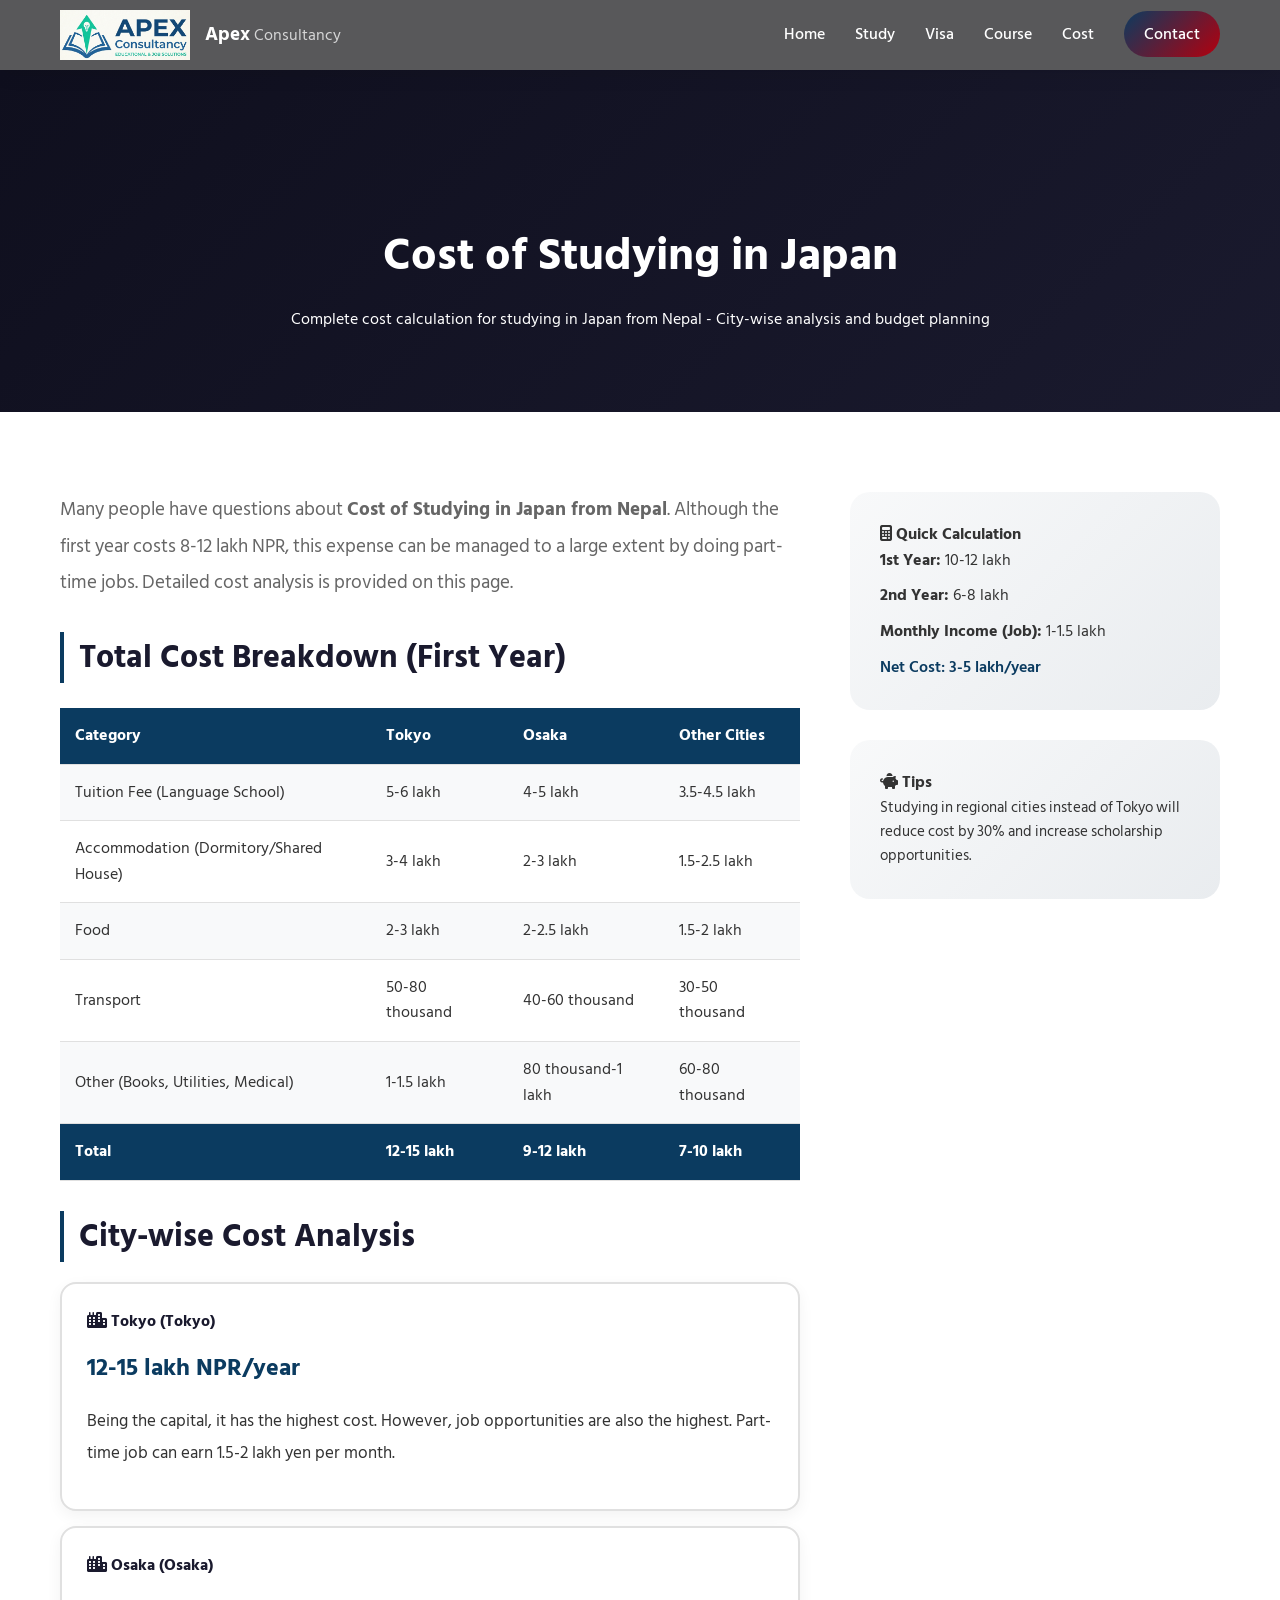
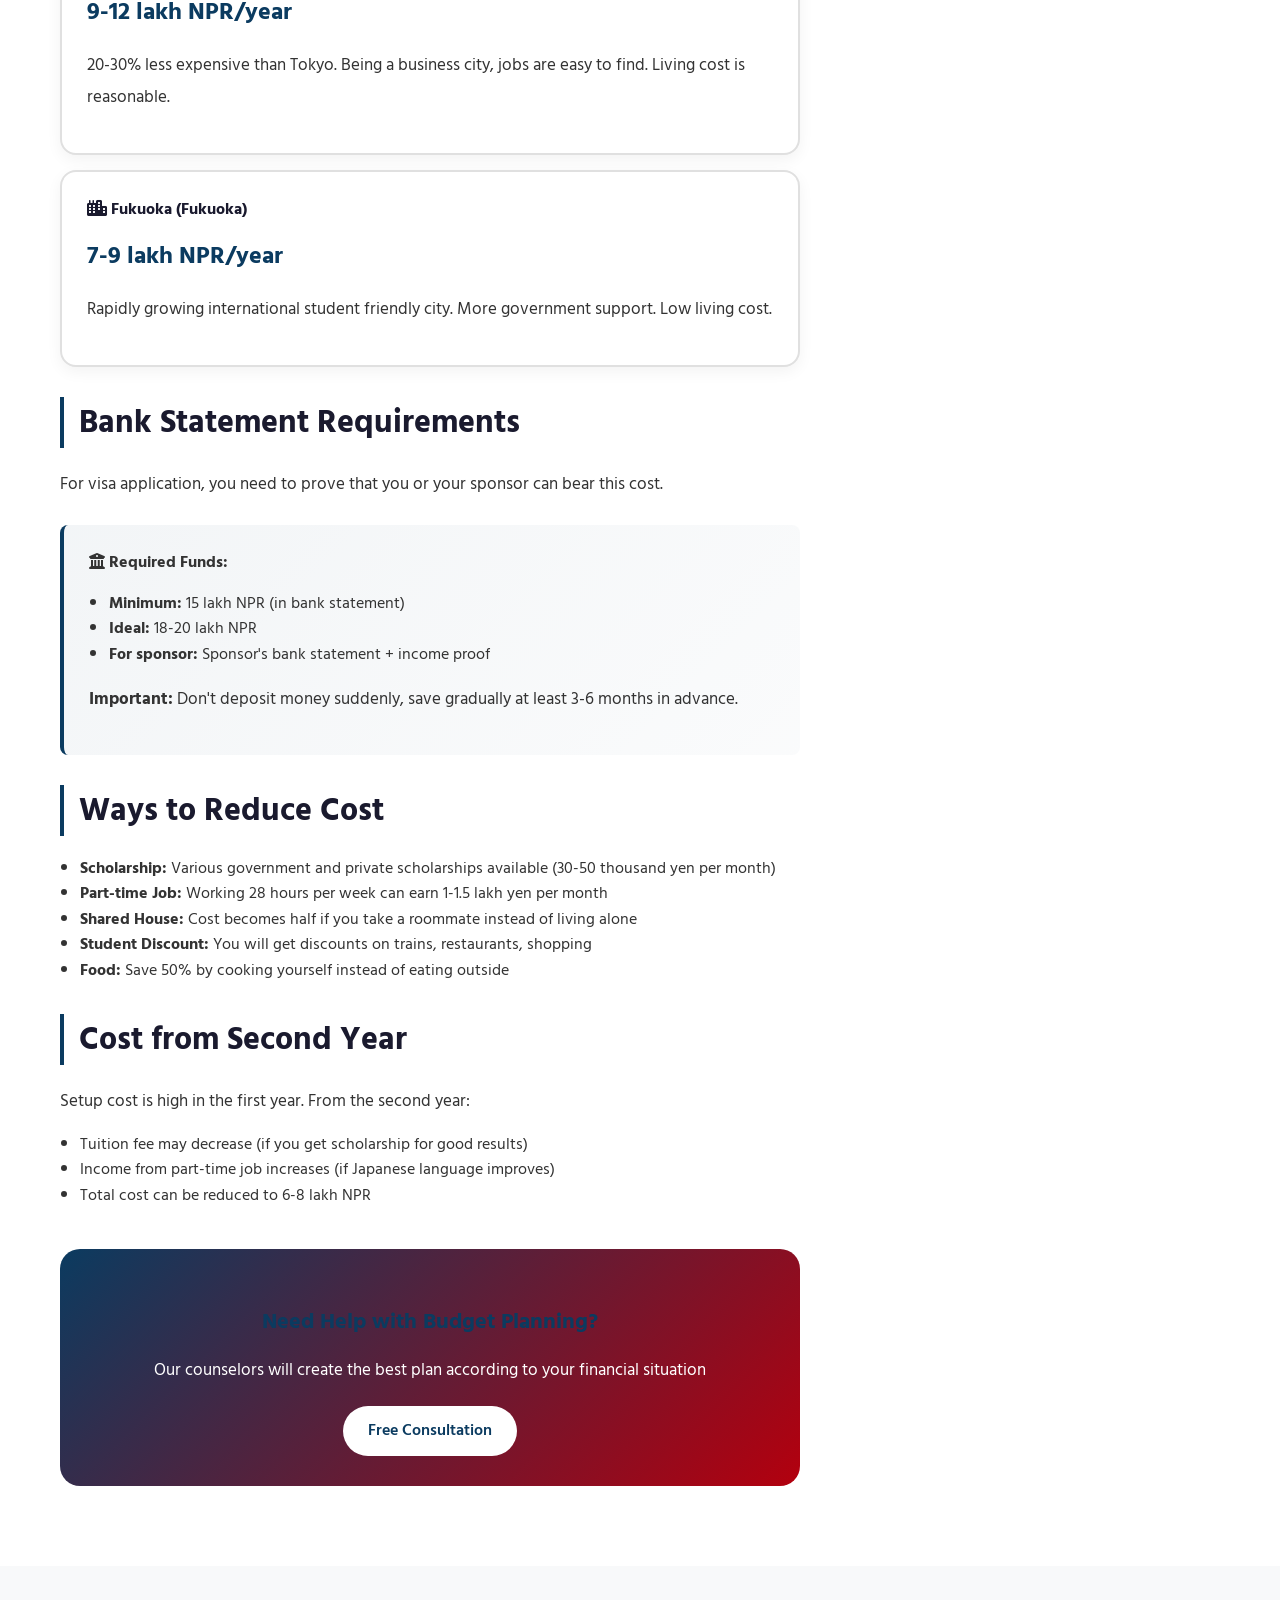
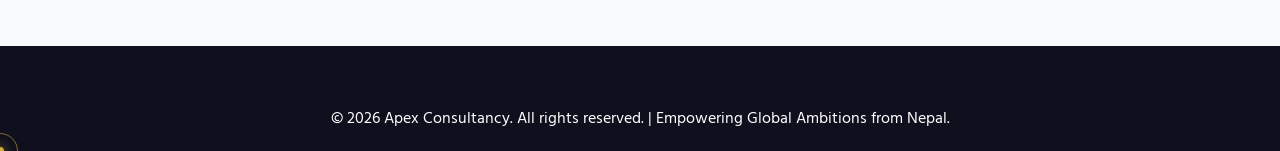
<file: cost-of-studying-in-japan.html>
﻿<!DOCTYPE html>
<html lang="bn">
<head>
   <meta charset="UTF-8">
   <meta name="viewport" content="width=device-width, initial-scale=1.0">
   <title>Cost of Studying in Japan from Nepal | Complete Breakdown | JEJC</title>
   <meta name="description" content="Detailed cost analysis for studying in Japan 2024. City-wise cost breakdown for Tokyo, Osaka, Fukuoka, bank statement requirements, and budget planning.">
   <link href="https://fonts.googleapis.com/css2?family=Hind+Siliguri:wght@300;400;500;600;700&display=swap" rel="stylesheet">
   <link rel="stylesheet" href="https://cdnjs.cloudflare.com/ajax/libs/font-awesome/6.4.0/css/all.min.css">
   <style>
       :root { --primary: #0B3B60; --primary-dark: #b3000e; --secondary: #1a1a2e; --accent: #f4d03f; --light: #f8f9fa; --dark: #0f0f1e; --text: #333; --gray: #666; --border: #e0e0e0; }
       * { margin: 0; padding: 0; box-sizing: border-box; }
       body { font-family: 'Hind Siliguri', sans-serif; background: var(--light); color: var(--text); line-height: 1.6; }
       .header { position: fixed; top: 0; left: 0; width: 100%; z-index: 1000; background: rgba(255,255,255,0.98); box-shadow: 0 2px 20px rgba(0,0,0,0.1); }
       .nav-container { max-width: 1200px; margin: 0 auto; padding: 10px 20px; display: flex; justify-content: space-between; align-items: center; }
       .logo { display: flex; align-items: center; gap: 15px; text-decoration: none; }
       .logo img { height: 50px; }
       .logo-title { font-size: 1.2rem; font-weight: 700; color: var(--primary); }
       .desktop-menu { display: flex; list-style: none; gap: 30px; }
       .desktop-menu a { text-decoration: none; color: var(--secondary); font-weight: 500; }
       .nav-cta { background: linear-gradient(135deg, var(--primary) 0%, var(--primary-dark) 100%); color: white !important; padding: 10px 20px !important; border-radius: 50px; }
       .container { max-width: 1200px; margin: 0 auto; padding: 0 20px; }
       .page-header { background: linear-gradient(135deg, var(--dark) 0%, var(--secondary) 100%); color: white; padding: 150px 20px 80px; margin-top: 70px; text-align: center; }
       .page-header h1 { font-size: 2.8rem; margin-bottom: 15px; }
       .content-section { padding: 80px 20px; background: white; }
       .content-grid { display: grid; grid-template-columns: 2fr 1fr; gap: 50px; }
       .main-content h2 { color: var(--secondary); font-size: 2rem; margin: 30px 0 20px; border-left: 4px solid var(--primary); padding-left: 15px; }
       .main-content h3 { color: var(--primary); font-size: 1.4rem; margin: 25px 0 15px; }
       .main-content p { line-height: 1.9; margin-bottom: 15px; font-size: 1.05rem; }
       .cost-table { width: 100%; border-collapse: collapse; margin: 25px 0; }
       .cost-table th, .cost-table td { padding: 15px; text-align: left; border-bottom: 1px solid var(--border); }
       .cost-table th { background: var(--primary); color: white; }
       .cost-table tr:nth-child(even) { background: #f8f9fa; }
       .city-card { background: white; border-radius: 16px; padding: 25px; margin: 15px 0; box-shadow: 0 5px 15px rgba(0,0,0,0.05); border: 2px solid var(--border); }
       .city-card h4 { color: var(--secondary); margin-bottom: 10px; }
       .city-card .amount { color: var(--primary); font-size: 1.5rem; font-weight: 700; }
       .highlight-box { background: linear-gradient(135deg, rgba(11,59,96,0.05) 0%, rgba(11,59,96,0.02) 100%); border-left: 4px solid var(--primary); padding: 25px; border-radius: 8px; margin: 25px 0; }
       .sidebar { position: sticky; top: 100px; height: fit-content; }
       .sidebar-box { background: linear-gradient(135deg, #f8f9fa 0%, #e9ecef 100%); border-radius: 20px; padding: 30px; margin-bottom: 30px; }
       .btn { padding: 12px 25px; border-radius: 50px; text-decoration: none; font-weight: 600; display: inline-flex; align-items: center; gap: 8px; border: none; cursor: pointer; font-family: 'Hind Siliguri', sans-serif; background: linear-gradient(135deg, var(--primary) 0%, var(--primary-dark) 100%); color: white; }
       .footer { background: var(--dark); color: white; padding: 60px 20px 20px; margin-top: 80px; text-align: center; }
       @media (max-width: 992px) { .content-grid { grid-template-columns: 1fr; } .sidebar { position: static; } .desktop-menu { display: none; } }
   </style>
    <link rel="stylesheet" href="spatial-animations.css">
</head>
<body>
   <header class="header">
       <div class="nav-container">
             <a href="#home" class="logo">
                <img src="logo.png" alt="Apex educational consultancy">
                <div class="logo-text">
                    <span class="logo-title">Apex</span>
                    <span class="logo-subtitle">Consultancy</span>
                </div>
            </a>
           <nav>
               <ul class="desktop-menu">
                   <li><a href="index.html">Home</a></li>
                   <li><a href="study-in-japan.html">Study</a></li>
                   <li><a href="japan-student-visa.html">Visa</a></li>
                   <li><a href="japanese-language-course.html">Course</a></li>
                   <li><a href="cost-of-studying-in-japan.html" style="color: var(--primary);">Cost</a></li>
                   <li><a href="index.html#contact" class="nav-cta">Contact</a></li>
               </ul>
           </nav>
       </div>
   </header>

   <section class="page-header">
       <div class="container">
           <h1>Cost of Studying in Japan</h1>
           <p>Complete cost calculation for studying in Japan from Nepal - City-wise analysis and budget planning</p>
       </div>
   </section>

   <section class="content-section">
       <div class="container">
           <div class="content-grid">
               <div class="main-content">
                   <p style="font-size: 1.2rem; color: var(--gray); margin-bottom: 30px;">
                       Many people have questions about <strong>Cost of Studying in Japan from Nepal</strong>. Although the first year costs 8-12 lakh NPR, this expense can be managed to a large extent by doing part-time jobs. Detailed cost analysis is provided on this page.
                   </p>

                   <h2>Total Cost Breakdown (First Year)</h2>
                   <table class="cost-table">
                       <tr>
                           <th>Category</th>
                           <th>Tokyo</th>
                           <th>Osaka</th>
                           <th>Other Cities</th>
                       </tr>
                       <tr>
                           <td>Tuition Fee (Language School)</td>
                           <td>5-6 lakh</td>
                           <td>4-5 lakh</td>
                           <td>3.5-4.5 lakh</td>
                       </tr>
                       <tr>
                           <td>Accommodation (Dormitory/Shared House)</td>
                           <td>3-4 lakh</td>
                           <td>2-3 lakh</td>
                           <td>1.5-2.5 lakh</td>
                       </tr>
                       <tr>
                           <td>Food</td>
                           <td>2-3 lakh</td>
                           <td>2-2.5 lakh</td>
                           <td>1.5-2 lakh</td>
                       </tr>
                       <tr>
                           <td>Transport</td>
                           <td>50-80 thousand</td>
                           <td>40-60 thousand</td>
                           <td>30-50 thousand</td>
                       </tr>
                       <tr>
                           <td>Other (Books, Utilities, Medical)</td>
                           <td>1-1.5 lakh</td>
                           <td>80 thousand-1 lakh</td>
                           <td>60-80 thousand</td>
                       </tr>
                       <tr style="background: var(--primary); color: white; font-weight: 700;">
                           <td>Total</td>
                           <td>12-15 lakh</td>
                           <td>9-12 lakh</td>
                           <td>7-10 lakh</td>
                       </tr>
                   </table>

                   <h2>City-wise Cost Analysis</h2>
                   
                   <div class="city-card">
                       <h4><i class="fas fa-city"></i> Tokyo (Tokyo)</h4>
                       <p class="amount">12-15 lakh NPR/year</p>
                       <p>Being the capital, it has the highest cost. However, job opportunities are also the highest. Part-time job can earn 1.5-2 lakh yen per month.</p>
                   </div>

                   <div class="city-card">
                       <h4><i class="fas fa-city"></i> Osaka (Osaka)</h4>
                       <p class="amount">9-12 lakh NPR/year</p>
                       <p>20-30% less expensive than Tokyo. Being a business city, jobs are easy to find. Living cost is reasonable.</p>
                   </div>

                   <div class="city-card">
                       <h4><i class="fas fa-city"></i> Fukuoka (Fukuoka)</h4>
                       <p class="amount">7-9 lakh NPR/year</p>
                       <p>Rapidly growing international student friendly city. More government support. Low living cost.</p>
                   </div>

                   <h2>Bank Statement Requirements</h2>
                   <p>For visa application, you need to prove that you or your sponsor can bear this cost.</p>
                   
                   <div class="highlight-box">
                       <h4><i class="fas fa-university"></i> Required Funds:</h4>
                       <ul style="margin-left: 20px; margin-top: 15px;">
                           <li><strong>Minimum:</strong> 15 lakh NPR (in bank statement)</li>
                           <li><strong>Ideal:</strong> 18-20 lakh NPR</li>
                           <li><strong>For sponsor:</strong> Sponsor's bank statement + income proof</li>
                       </ul>
                       <p style="margin-top: 15px;"><strong>Important:</strong> Don't deposit money suddenly, save gradually at least 3-6 months in advance.</p>
                   </div>

                   <h2>Ways to Reduce Cost</h2>
                   <ul style="margin-left: 20px; margin-bottom: 20px;">
                       <li><strong>Scholarship:</strong> Various government and private scholarships available (30-50 thousand yen per month)</li>
                       <li><strong>Part-time Job:</strong> Working 28 hours per week can earn 1-1.5 lakh yen per month</li>
                       <li><strong>Shared House:</strong> Cost becomes half if you take a roommate instead of living alone</li>
                       <li><strong>Student Discount:</strong> You will get discounts on trains, restaurants, shopping</li>
                       <li><strong>Food:</strong> Save 50% by cooking yourself instead of eating outside</li>
                   </ul>

                   <h2>Cost from Second Year</h2>
                   <p>Setup cost is high in the first year. From the second year:</p>
                   <ul style="margin-left: 20px; margin-bottom: 20px;">
                       <li>Tuition fee may decrease (if you get scholarship for good results)</li>
                       <li>Income from part-time job increases (if Japanese language improves)</li>
                       <li>Total cost can be reduced to 6-8 lakh NPR</li>
                   </ul>

                   <div style="margin-top: 40px; padding: 30px; background: linear-gradient(135deg, var(--primary) 0%, var(--primary-dark) 100%); color: white; border-radius: 20px; text-align: center;">
                       <h3 style="margin-bottom: 15px;">Need Help with Budget Planning?</h3>
                       <p style="margin-bottom: 20px;">Our counselors will create the best plan according to your financial situation</p>
                       <a href="index.html#contact" class="btn" style="background: white; color: var(--primary);">Free Consultation</a>
                   </div>
               </div>

               <aside class="sidebar">
                   <div class="sidebar-box">
                       <h4><i class="fas fa-calculator"></i> Quick Calculation</h4>
                       <p style="margin-bottom: 10px;"><strong>1st Year:</strong> 10-12 lakh</p>
                       <p style="margin-bottom: 10px;"><strong>2nd Year:</strong> 6-8 lakh</p>
                       <p style="margin-bottom: 10px;"><strong>Monthly Income (Job):</strong> 1-1.5 lakh</p>
                       <p style="color: var(--primary); font-weight: 600;">Net Cost: 3-5 lakh/year</p>
                   </div>

                   <div class="sidebar-box">
                       <h4><i class="fas fa-piggy-bank"></i> Tips</h4>
                       <p style="font-size: 0.95rem;">Studying in regional cities instead of Tokyo will reduce cost by 30% and increase scholarship opportunities.</p>
                   </div>
               </aside>
           </div>
       </div>
   </section>

   <footer class="footer">
       <p>&copy; 2026 Apex Consultancy. All rights reserved. | Empowering Global Ambitions from Nepal.</p>
   </footer>
    <script src="spatial-animations.js"></script>
</body>
  </html>
</file>
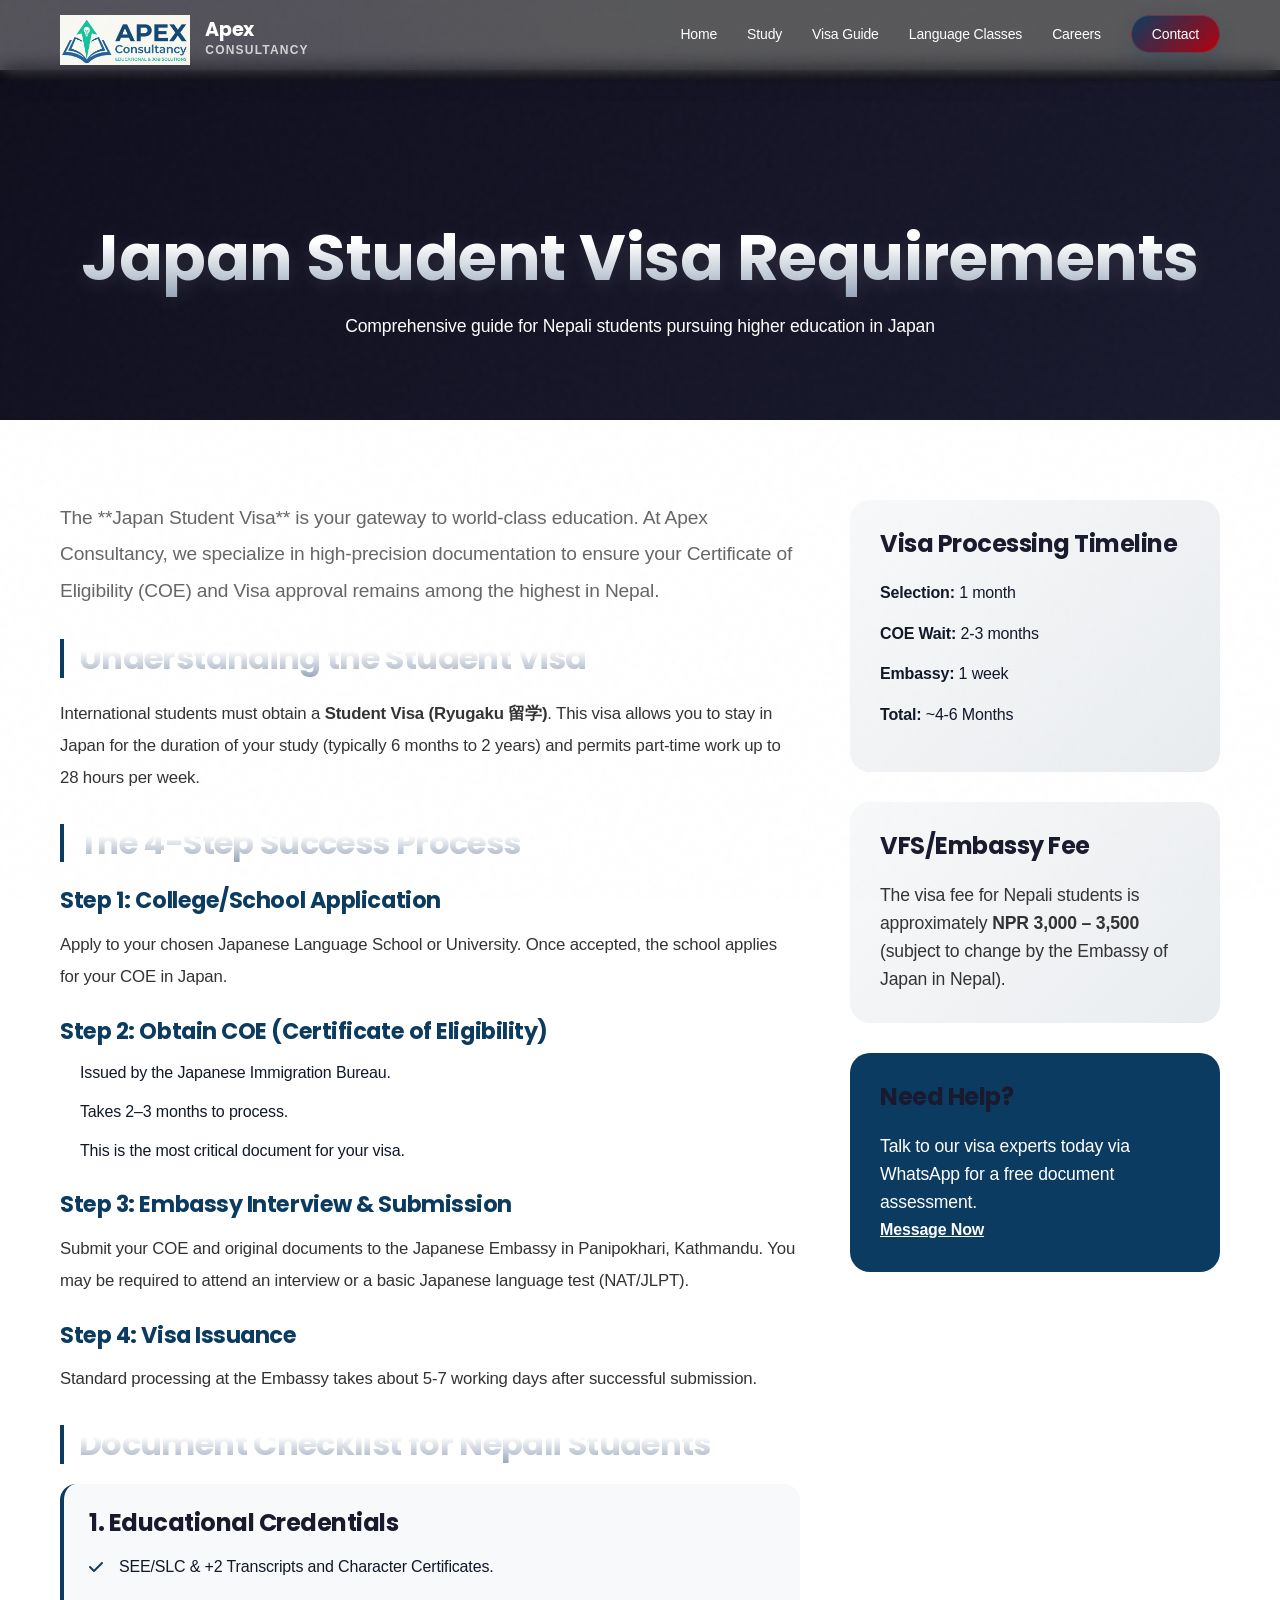
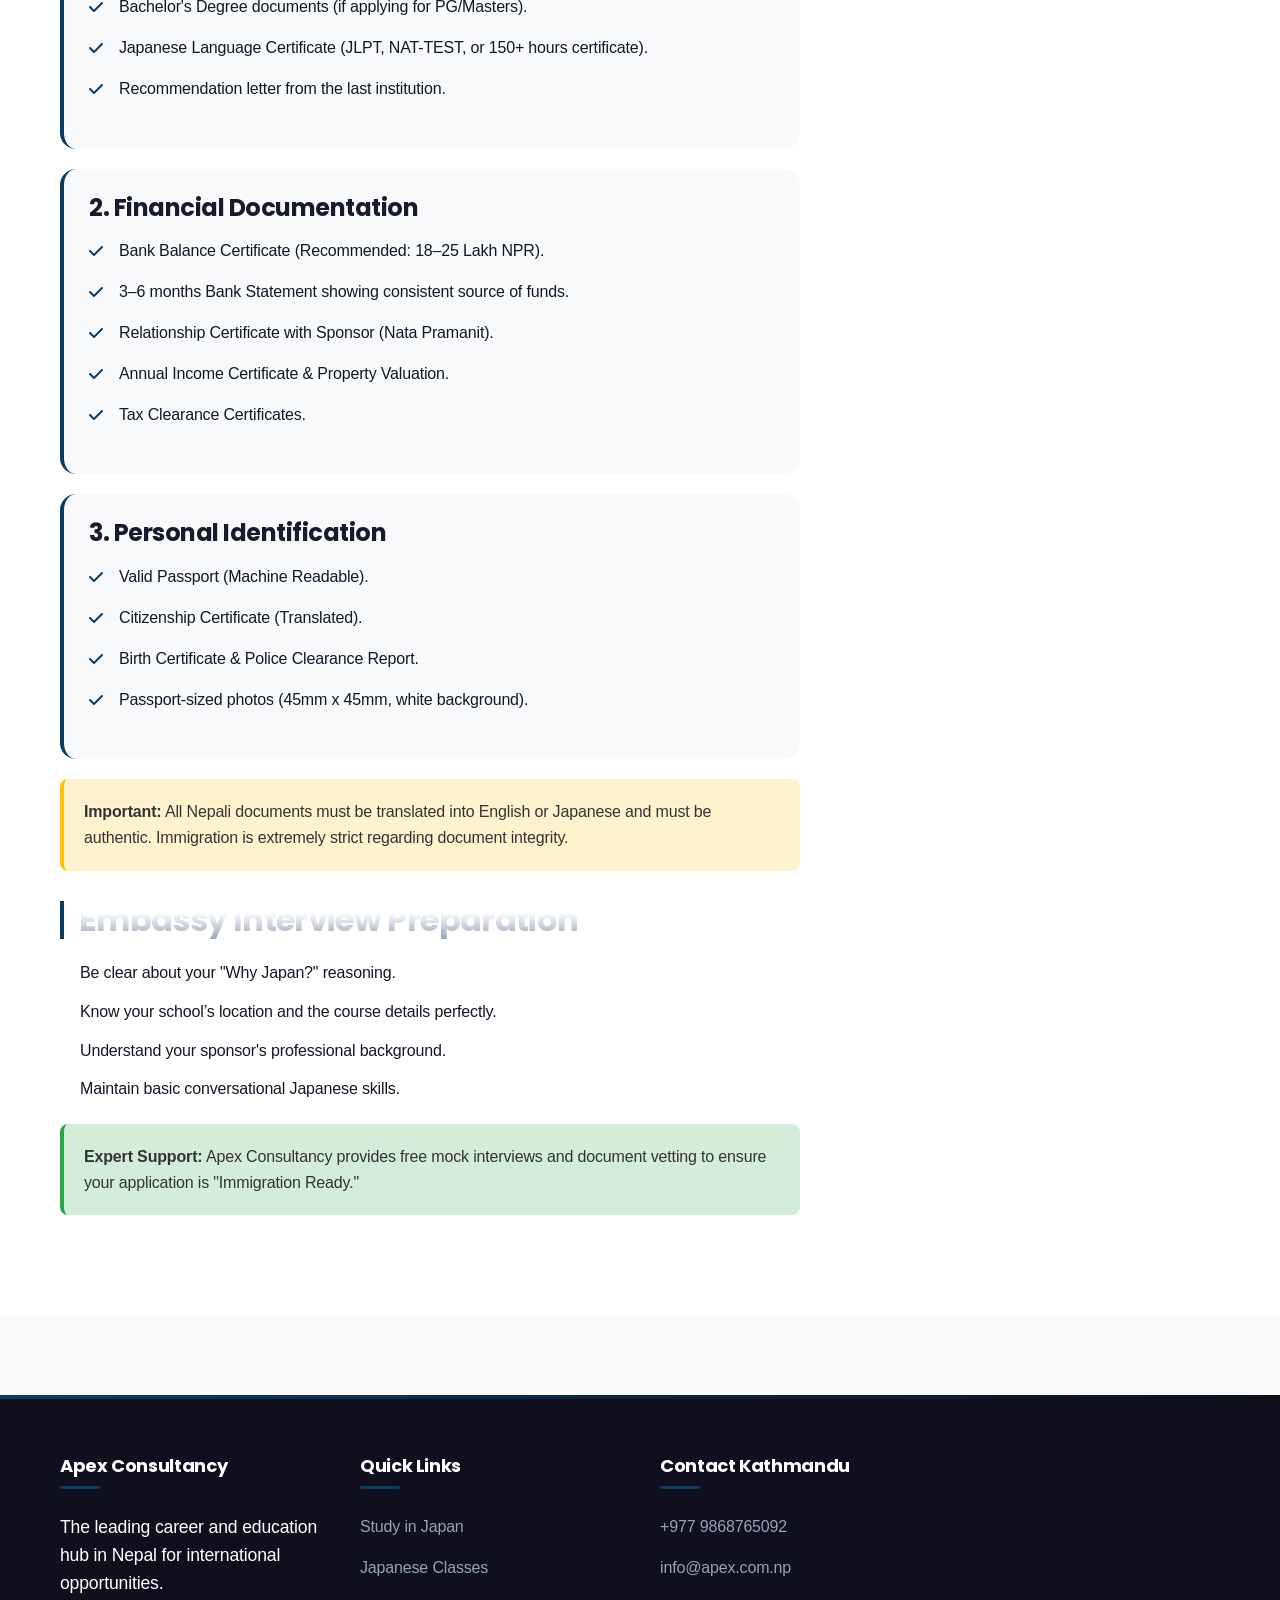
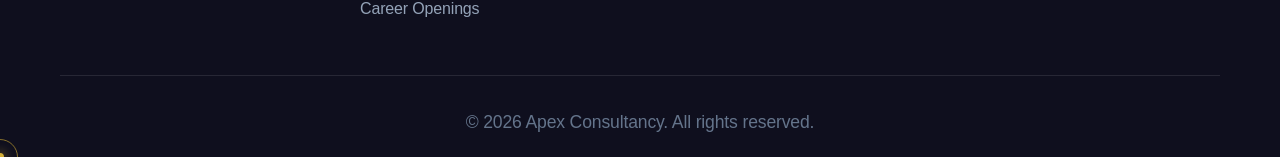
<file: japan-student-visa.html>
﻿<!DOCTYPE html>
<html lang="bn">
<head>
  <head>
    <meta charset="UTF-8">
    <meta name="viewport" content="width=device-width, initial-scale=1.0">
    <title>Japan Student Visa Requirements | Apex Consultancy | 2026 Checklist</title>
    
    <meta name="description" content="Official checklist for the Japan Student Visa (CoE). Strategic guidance on documentation, financial eligibility, and interview success for Nepali applicants.">
    <meta name="keywords" content="Japan Student Visa Requirements Nepal, CoE Checklist Kathmandu, Apex Consultancy Visa Guide, Study in Japan Documentation">
    <link rel="canonical" href="https://skillsync-sudo.github.io/consultancy/japan-student-visa.html">

    <link rel="icon" type="image/x-icon" href="favicon.ico">
    <link rel="icon" type="image/png" sizes="32x32" href="favicon-32x32.png">
    <link rel="apple-touch-icon" href="apple-touch-icon.png">

    <meta property="og:title" content="Strategic Japan Visa Checklist | Apex Consultancy">
    <meta property="og:description" content="Your comprehensive guide to Japan's immigration requirements, optimized for success in the 2026/27 sessions.">
    <meta property="og:url" content="https://skillsync-sudo.github.io/consultancy/japan-student-visa.html">
    <meta property="og:image" content="https://skillsync-sudo.github.io/consultancy/logo.jpg">
    <meta name="twitter:card" content="summary_large_image">

    <link rel="preconnect" href="https://fonts.googleapis.com">
    <link rel="preconnect" href="https://fonts.gstatic.com" crossorigin>
    <link href="https://fonts.googleapis.com/css2?family=Poppins:wght@300;400;500;600;700;800&display=swap" rel="stylesheet">
    <link rel="stylesheet" href="https://cdnjs.cloudflare.com/ajax/libs/font-awesome/6.4.0/css/all.min.css">

    <link rel="stylesheet" href="premium-css-enhancements.css"> 
    <link rel="stylesheet" href="style.css"> 
    <link rel="stylesheet" href="spatial-animations.css"> 

    <script type="application/ld+json">
    {
      "@context": "https://schema.org",
      "@type": "Guide",
      "name": "Japan Student Visa Requirements Guide",
      "abstract": "A complete strategic checklist for obtaining a Japanese Student Visa from Nepal.",
      "author": {
        "@type": "Organization",
        "name": "Apex Consultancy"
      },
      "publisher": {
        "@type": "Organization",
        "name": "Apex Consultancy",
        "logo": "https://skillsync-sudo.github.io/consultancy/logo.jpg"
      },
      "inLanguage": "en-US"
    }
    </script>
   <style>
       /* [CSS Same as study-in-japan.html] */
       :root { --primary: #0B3B60; --primary-dark: #b3000e; --secondary: #1a1a2e; --accent: #f4d03f; --light: #f8f9fa; --dark: #0f0f1e; --text: #333; --gray: #666; --border: #e0e0e0; }
       * { margin: 0; padding: 0; box-sizing: border-box; }
       body { font-family: 'Hind Siliguri', sans-serif; background: var(--light); color: var(--text); line-height: 1.6; }
       .header { position: fixed; top: 0; left: 0; width: 100%; z-index: 1000; background: rgba(255,255,255,0.98); backdrop-filter: blur(10px); box-shadow: 0 2px 20px rgba(0,0,0,0.1); }
       .nav-container { max-width: 1200px; margin: 0 auto; padding: 10px 20px; display: flex; justify-content: space-between; align-items: center; }
       .logo { display: flex; align-items: center; gap: 15px; text-decoration: none; }
       .logo img { height: 50px; }
       .logo-title { font-size: 1.2rem; font-weight: 700; color: var(--primary); }
       .desktop-menu { display: flex; list-style: none; gap: 30px; }
       .desktop-menu a { text-decoration: none; color: var(--secondary); font-weight: 500; }
       .desktop-menu a:hover { color: var(--primary); }
       .nav-cta { background: linear-gradient(135deg, var(--primary) 0%, var(--primary-dark) 100%); color: white !important; padding: 10px 20px !important; border-radius: 50px; }
       .mobile-toggle { display: none; flex-direction: column; gap: 5px; cursor: pointer; }
       .mobile-toggle span { width: 25px; height: 3px; background: var(--secondary); }
       .container { max-width: 1200px; margin: 0 auto; padding: 0 20px; }
       .page-header { background: linear-gradient(135deg, var(--dark) 0%, var(--secondary) 100%); color: white; padding: 150px 20px 80px; margin-top: 70px; text-align: center; }
       .page-header h1 { font-size: 2.8rem; margin-bottom: 15px; }
       .content-section { padding: 80px 20px; background: white; }
       .content-grid { display: grid; grid-template-columns: 2fr 1fr; gap: 50px; }
       .main-content h2 { color: var(--secondary); font-size: 2rem; margin: 30px 0 20px; border-left: 4px solid var(--primary); padding-left: 15px; }
       .main-content h3 { color: var(--primary); font-size: 1.4rem; margin: 25px 0 15px; }
       .main-content p { line-height: 1.9; margin-bottom: 15px; font-size: 1.05rem; }
       .main-content ul { margin-left: 20px; margin-bottom: 20px; }
       .main-content li { margin-bottom: 10px; line-height: 1.8; }
       .checklist-box { background: #f8f9fa; border-radius: 16px; padding: 25px; margin: 20px 0; border-left: 4px solid var(--primary); }
       .checklist-box h4 { color: var(--secondary); margin-bottom: 15px; }
       .checklist-box ul { list-style: none; margin-left: 0; }
       .checklist-box li { padding-left: 30px; position: relative; margin-bottom: 12px; }
       .checklist-box li:before { content: '\f00c'; font-family: 'Font Awesome 6 Free'; font-weight: 900; position: absolute; left: 0; color: var(--primary); }
       .sidebar { position: sticky; top: 100px; height: fit-content; }
       .sidebar-box { background: linear-gradient(135deg, #f8f9fa 0%, #e9ecef 100%); border-radius: 20px; padding: 30px; margin-bottom: 30px; }
       .sidebar-box h4 { color: var(--secondary); margin-bottom: 20px; }
       .sidebar-box ul { list-style: none; }
       .sidebar-box li { margin-bottom: 12px; }
       .sidebar-box a { color: var(--primary); text-decoration: none; font-weight: 600; }
       .warning-box { background: #fff3cd; border-left: 4px solid #ffc107; padding: 20px; border-radius: 8px; margin: 20px 0; }
       .success-box { background: #d4edda; border-left: 4px solid #28a745; padding: 20px; border-radius: 8px; margin: 20px 0; }
       .btn { padding: 12px 25px; border-radius: 50px; text-decoration: none; font-weight: 600; display: inline-flex; align-items: center; gap: 8px; border: none; cursor: pointer; font-family: 'Hind Siliguri', sans-serif; background: linear-gradient(135deg, var(--primary) 0%, var(--primary-dark) 100%); color: white; }
       .footer { background: var(--dark); color: white; padding: 60px 20px 20px; margin-top: 80px; }
       .footer-grid { display: grid; grid-template-columns: repeat(4, 1fr); gap: 40px; margin-bottom: 40px; }
       @media (max-width: 992px) { .content-grid { grid-template-columns: 1fr; } .sidebar { position: static; } .desktop-menu { display: none; } .mobile-toggle { display: flex; } }
       @media (max-width: 576px) { .footer-grid { grid-template-columns: 1fr; } }
   </style>
    <link rel="stylesheet" href="spatial-animations.css">
</head>
<body>
    <header class="header">
        <div class="nav-container">
            <a href="index.html" class="logo">
                <img src="logo.png" alt="Apex educational consultancy">
                <div class="logo-text">
                    <span class="logo-title">Apex</span>
                    <span class="logo-subtitle">Consultancy</span>
                </div>
            </a>
            <nav>
                <ul class="desktop-menu">
                    <li><a href="index.html">Home</a></li>
                    <li><a href="study-in-japan.html">Study</a></li>
                    <li><a href="japan-student-visa.html" style="color: var(--primary);">Visa Guide</a></li>
                    <li><a href="japanese-language-course.html">Language Classes</a></li>
                    <li><a href="jobs.html">Careers</a></li>
                    <li><a href="index.html#contact" class="nav-cta">Contact</a></li>
                </ul>
            </nav>
        </div>
    </header>

    <section class="page-header">
        <div class="container">
            <h1>Japan Student Visa Requirements</h1>
            <p>Comprehensive guide for Nepali students pursuing higher education in Japan</p>
        </div>
    </section>

    <section class="content-section">
        <div class="container">
            <div class="content-grid">
                <div class="main-content">
                    <p style="font-size: 1.2rem; color: var(--gray); margin-bottom: 30px;">
                        The **Japan Student Visa** is your gateway to world-class education. At Apex Consultancy, we specialize in high-precision documentation to ensure your Certificate of Eligibility (COE) and Visa approval remains among the highest in Nepal.
                    </p>

                    <h2>Understanding the Student Visa</h2>
                    <p>International students must obtain a <strong>Student Visa (Ryugaku 留学)</strong>. This visa allows you to stay in Japan for the duration of your study (typically 6 months to 2 years) and permits part-time work up to 28 hours per week.</p>

                    <h2>The 4-Step Success Process</h2>

                    <h3>Step 1: College/School Application</h3>
                    <p>Apply to your chosen Japanese Language School or University. Once accepted, the school applies for your COE in Japan.</p>

                    <h3>Step 2: Obtain COE (Certificate of Eligibility)</h3>
                    <ul>
                        <li>Issued by the Japanese Immigration Bureau.</li>
                        <li>Takes 2–3 months to process.</li>
                        <li>This is the most critical document for your visa.</li>
                    </ul>

                    <h3>Step 3: Embassy Interview & Submission</h3>
                    <p>Submit your COE and original documents to the Japanese Embassy in Panipokhari, Kathmandu. You may be required to attend an interview or a basic Japanese language test (NAT/JLPT).</p>

                    <h3>Step 4: Visa Issuance</h3>
                    <p>Standard processing at the Embassy takes about 5-7 working days after successful submission.</p>

                    <h2>Document Checklist for Nepali Students</h2>

                    <div class="checklist-box">
                        <h4>1. Educational Credentials</h4>
                        <ul>
                            <li>SEE/SLC & +2 Transcripts and Character Certificates.</li>
                            <li>Bachelor's Degree documents (if applying for PG/Masters).</li>
                            <li>Japanese Language Certificate (JLPT, NAT-TEST, or 150+ hours certificate).</li>
                            <li>Recommendation letter from the last institution.</li>
                        </ul>
                    </div>

                    <div class="checklist-box">
                        <h4>2. Financial Documentation</h4>
                        <ul>
                            <li>Bank Balance Certificate (Recommended: 18–25 Lakh NPR).</li>
                            <li>3–6 months Bank Statement showing consistent source of funds.</li>
                            <li>Relationship Certificate with Sponsor (Nata Pramanit).</li>
                            <li>Annual Income Certificate & Property Valuation.</li>
                            <li>Tax Clearance Certificates.</li>
                        </ul>
                    </div>

                    <div class="checklist-box">
                        <h4>3. Personal Identification</h4>
                        <ul>
                            <li>Valid Passport (Machine Readable).</li>
                            <li>Citizenship Certificate (Translated).</li>
                            <li>Birth Certificate & Police Clearance Report.</li>
                            <li>Passport-sized photos (45mm x 45mm, white background).</li>
                        </ul>
                    </div>

                    <div class="warning-box">
                        <strong>Important:</strong> All Nepali documents must be translated into English or Japanese and must be authentic. Immigration is extremely strict regarding document integrity.
                    </div>

                    <h2>Embassy Interview Preparation</h2>
                    <ul>
                        <li>Be clear about your "Why Japan?" reasoning.</li>
                        <li>Know your school’s location and the course details perfectly.</li>
                        <li>Understand your sponsor's professional background.</li>
                        <li>Maintain basic conversational Japanese skills.</li>
                    </ul>

                    <div class="success-box">
                        <strong>Expert Support:</strong> Apex Consultancy provides free mock interviews and document vetting to ensure your application is "Immigration Ready."
                    </div>
                </div>

                <aside class="sidebar">
                    <div class="sidebar-box">
                        <h4>Visa Processing Timeline</h4>
                        <ul>
                            <li><strong>Selection:</strong> 1 month</li>
                            <li><strong>COE Wait:</strong> 2-3 months</li>
                            <li><strong>Embassy:</strong> 1 week</li>
                            <li><strong>Total:</strong> ~4-6 Months</li>
                        </ul>
                    </div>

                    <div class="sidebar-box">
                        <h4>VFS/Embassy Fee</h4>
                        <p>The visa fee for Nepali students is approximately <strong>NPR 3,000 – 3,500</strong> (subject to change by the Embassy of Japan in Nepal).</p>
                    </div>

                    <div class="sidebar-box" style="background: var(--primary); color: white;">
                        <h4>Need Help?</h4>
                        <p>Talk to our visa experts today via WhatsApp for a free document assessment.</p>
                        <a href="https://wa.me/9779868765092?text=I%20need%20help%20with%20my%20Japan%20Student%20Visa%20documentation." 
                           style="color: white; font-weight: bold; text-decoration: underline;">Message Now</a>
                    </div>
                </aside>
            </div>
        </div>
    </section>

    <footer class="footer">
        <div class="container">
            <div class="footer-grid">
                <div class="footer-column">
                    <h4>Apex Consultancy</h4>
                    <p>The leading career and education hub in Nepal for international opportunities.</p>
                </div>
                <div class="footer-column">
                    <h4>Quick Links</h4>
                    <ul>
                        <li><a href="study-in-japan.html">Study in Japan</a></li>
                        <li><a href="japanese-language-course.html">Japanese Classes</a></li>
                        <li><a href="jobs.html">Career Openings</a></li>
                    </ul>
                </div>
                <div class="footer-column">
                    <h4>Contact Kathmandu</h4>
                    <ul>
                        <li><a href="tel:+9779868765092">+977 9868765092</a></li>
                        <li><a href="mailto:info@apexconsultancy.com.np">info@apex.com.np</a></li>
                    </ul>
                </div>
            </div>
            <div class="footer-bottom">
                <p>&copy; 2026 Apex Consultancy. All rights reserved.</p>
            </div>
        </div>
    </footer>
    <script src="spatial-animations.js"></script>
</body>
  </html>
</file>
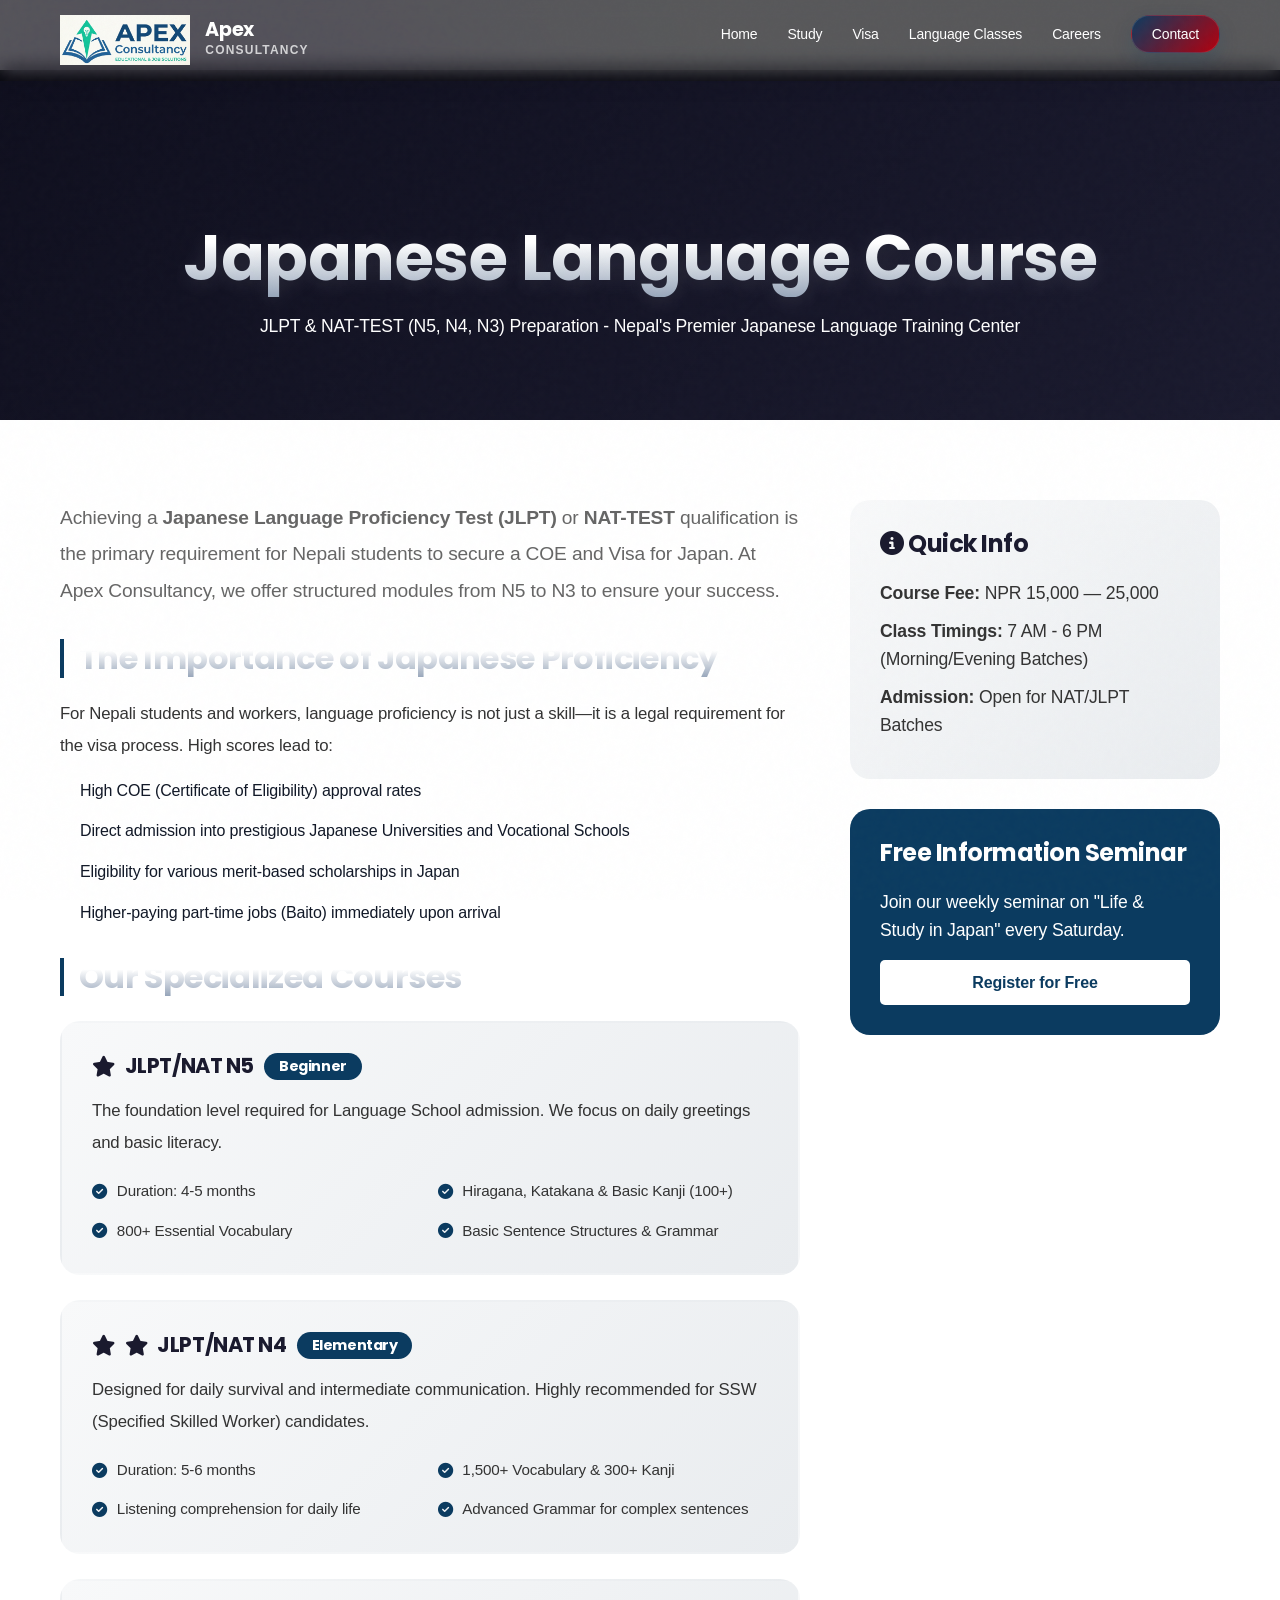
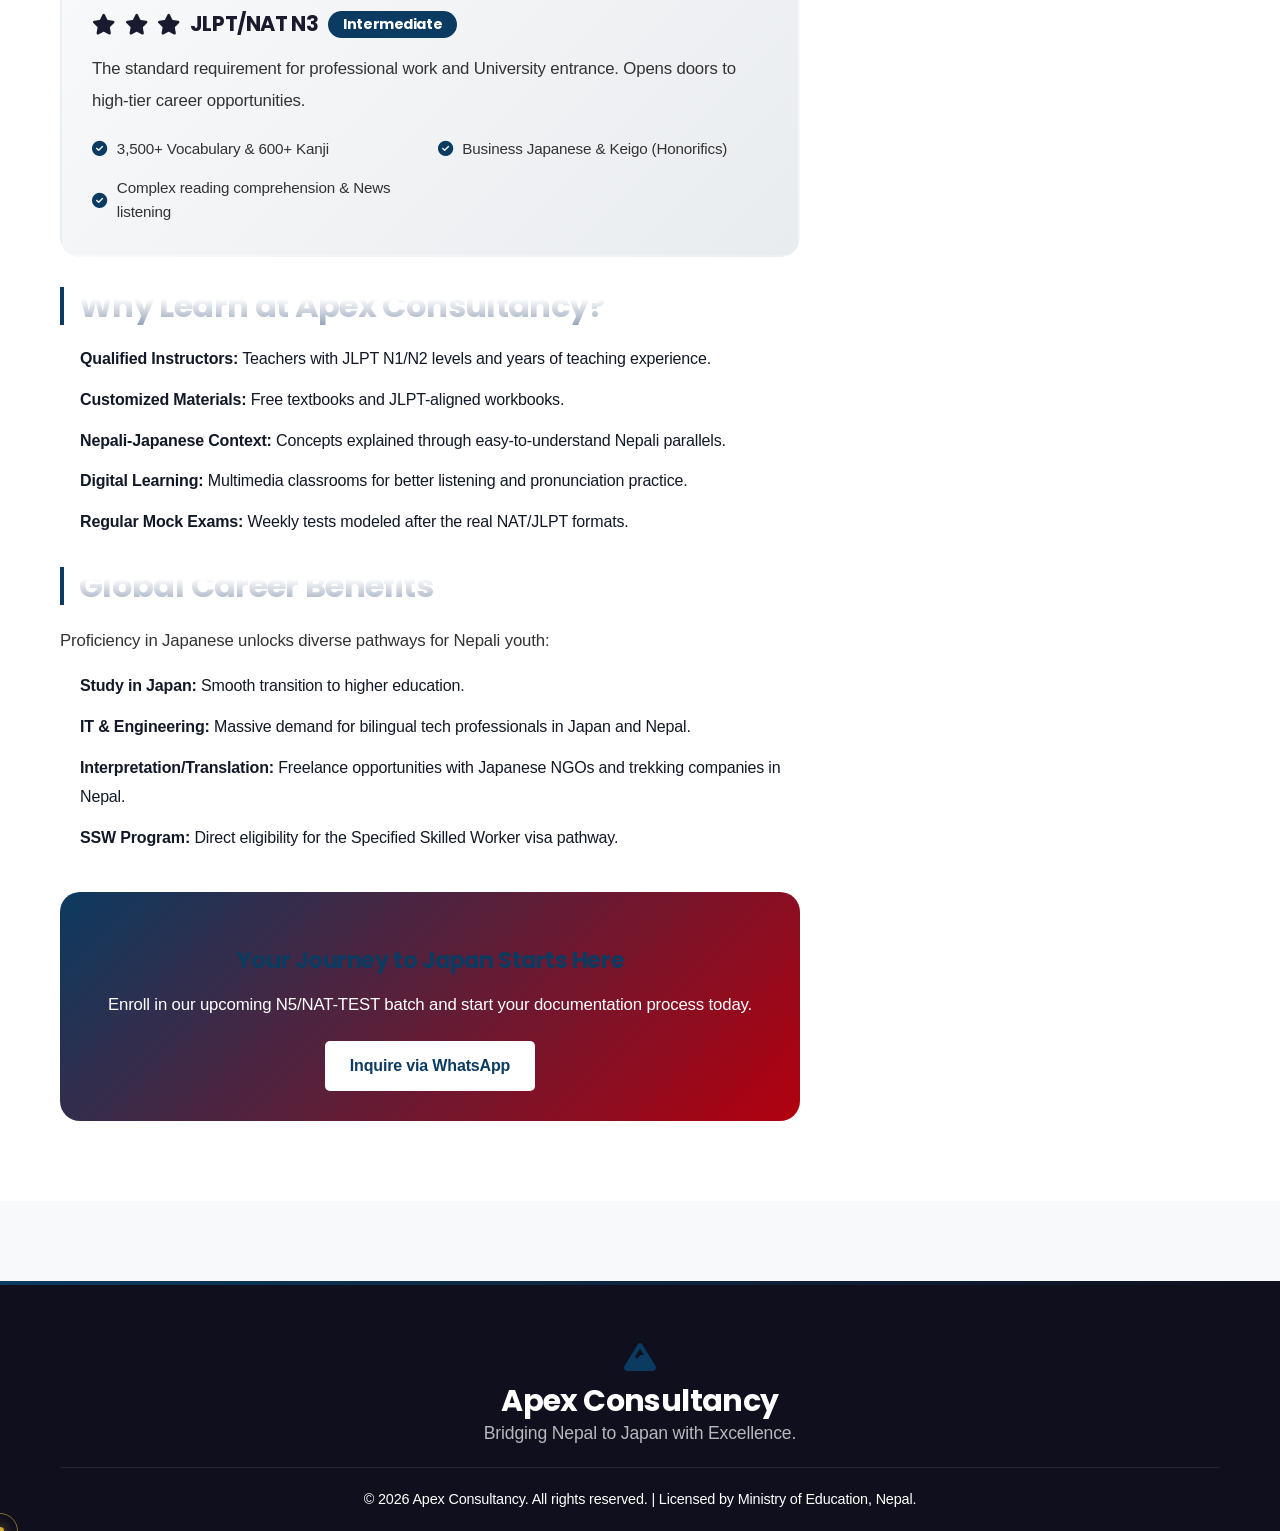
<file: japanese-language-course.html>
﻿<!DOCTYPE html>
<html lang="bn">

<head>
    <head>
    <meta charset="UTF-8">
    <meta name="viewport" content="width=device-width, initial-scale=1.0">
    <title>JLPT N5-N3 Language Courses | Apex Consultancy | Premium Japanese Training</title>
    
    <meta name="description" content="Master Japanese with our high-end N5, N4, and N3 JLPT preparation courses. Specialized curriculum designed for Nepali students and professionals heading to Japan.">
    <meta name="keywords" content="JLPT N5 Course Kathmandu, Japanese Language School Nepal, Apex Consultancy JLPT, Learn Japanese for Job">
    <link rel="canonical" href="https://skillsync-sudo.github.io/consultancy/japanese-language-course.html">

    <link rel="icon" type="image/x-icon" href="favicon.ico">
    <link rel="icon" type="image/png" sizes="32x32" href="favicon-32x32.png">
    <link rel="apple-touch-icon" href="apple-touch-icon.png">

    <meta property="og:title" content="Elite Japanese Language Training | Apex Consultancy">
    <meta property="og:description" content="Accelerated JLPT N5-N3 courses with a 98% pass rate. Start your journey to Japan today.">
    <meta property="og:url" content="https://skillsync-sudo.github.io/consultancy/japanese-language-course.html">
    <meta property="og:image" content="https://skillsync-sudo.github.io/consultancy/logo.jpg">
    <meta name="twitter:card" content="summary_large_image">

    <link rel="preconnect" href="https://fonts.googleapis.com">
    <link rel="preconnect" href="https://fonts.gstatic.com" crossorigin>
    <link href="https://fonts.googleapis.com/css2?family=Poppins:wght@300;400;500;600;700;800&display=swap" rel="stylesheet">
    <link rel="stylesheet" href="https://cdnjs.cloudflare.com/ajax/libs/font-awesome/6.4.0/css/all.min.css">

    <link rel="stylesheet" href="premium-css-enhancements.css"> 
    <link rel="stylesheet" href="style.css"> 
    <link rel="stylesheet" href="spatial-animations.css"> 

    <script type="application/ld+json">
    {
      "@context": "https://schema.org",
      "@type": "Course",
      "name": "JLPT Preparation Program (N5, N4, N3)",
      "description": "Comprehensive Japanese language training from basic to intermediate levels for students in Nepal.",
      "provider": {
        "@type": "Organization",
        "name": "Apex Consultancy",
        "url": "https://skillsync-sudo.github.io/consultancy/"
      },
      "educationalLevel": "Beginner to Intermediate",
      "offers": {
        "@type": "Offer",
        "category": "Educational Program"
      }
    }
    </script>
    <style>
        :root {
            --primary: #0B3B60;
            --primary-dark: #b3000e;
            --secondary: #1a1a2e;
            --accent: #f4d03f;
            --light: #f8f9fa;
            --dark: #0f0f1e;
            --text: #333;
            --gray: #666;
            --border: #e0e0e0;
        }

        * {
            margin: 0;
            padding: 0;
            box-sizing: border-box;
        }

        body {
            font-family: 'Hind Siliguri', sans-serif;
            background: var(--light);
            color: var(--text);
            line-height: 1.6;
        }

        .header {
            position: fixed;
            top: 0;
            left: 0;
            width: 100%;
            z-index: 1000;
            background: rgba(255, 255, 255, 0.98);
            backdrop-filter: blur(10px);
            box-shadow: 0 2px 20px rgba(0, 0, 0, 0.1);
        }

        .nav-container {
            max-width: 1200px;
            margin: 0 auto;
            padding: 10px 20px;
            display: flex;
            justify-content: space-between;
            align-items: center;
        }

        .logo {
            display: flex;
            align-items: center;
            gap: 15px;
            text-decoration: none;
        }

        .logo img {
            height: 50px;
        }

        .logo-title {
            font-size: 1.2rem;
            font-weight: 700;
            color: var(--primary);
        }

        .desktop-menu {
            display: flex;
            list-style: none;
            gap: 30px;
        }

        .desktop-menu a {
            text-decoration: none;
            color: var(--secondary);
            font-weight: 500;
        }

        .desktop-menu a:hover {
            color: var(--primary);
        }

        .nav-cta {
            background: linear-gradient(135deg, var(--primary) 0%, var(--primary-dark) 100%);
            color: white !important;
            padding: 10px 20px !important;
            border-radius: 50px;
        }

        .mobile-toggle {
            display: none;
            flex-direction: column;
            gap: 5px;
            cursor: pointer;
        }

        .mobile-toggle span {
            width: 25px;
            height: 3px;
            background: var(--secondary);
        }

        .container {
            max-width: 1200px;
            margin: 0 auto;
            padding: 0 20px;
        }

        .page-header {
            background: linear-gradient(135deg, var(--dark) 0%, var(--secondary) 100%);
            color: white;
            padding: 150px 20px 80px;
            margin-top: 70px;
            text-align: center;
        }

        .page-header h1 {
            font-size: 2.8rem;
            margin-bottom: 15px;
        }

        .content-section {
            padding: 80px 20px;
            background: white;
        }

        .content-grid {
            display: grid;
            grid-template-columns: 2fr 1fr;
            gap: 50px;
        }

        .main-content h2 {
            color: var(--secondary);
            font-size: 2rem;
            margin: 30px 0 20px;
            border-left: 4px solid var(--primary);
            padding-left: 15px;
        }

        .main-content h3 {
            color: var(--primary);
            font-size: 1.4rem;
            margin: 25px 0 15px;
        }

        .main-content p {
            line-height: 1.9;
            margin-bottom: 15px;
            font-size: 1.05rem;
        }

        .level-card {
            background: linear-gradient(135deg, #f8f9fa 0%, #e9ecef 100%);
            border-radius: 20px;
            padding: 30px;
            margin: 25px 0;
            border: 2px solid transparent;
            transition: all 0.3s;
        }

        .level-card:hover {
            border-color: var(--primary);
            transform: translateY(-5px);
        }

        .level-card h4 {
            color: var(--secondary);
            font-size: 1.3rem;
            margin-bottom: 15px;
            display: flex;
            align-items: center;
            gap: 10px;
        }

        .level-card h4 span {
            background: var(--primary);
            color: white;
            padding: 5px 15px;
            border-radius: 20px;
            font-size: 0.9rem;
        }

        .feature-list {
            display: grid;
            grid-template-columns: repeat(2, 1fr);
            gap: 15px;
            margin-top: 20px;
        }

        .feature-item {
            display: flex;
            align-items: center;
            gap: 10px;
            font-size: 0.95rem;
        }

        .feature-item i {
            color: var(--primary);
        }

        .sidebar {
            position: sticky;
            top: 100px;
            height: fit-content;
        }

        .sidebar-box {
            background: linear-gradient(135deg, #f8f9fa 0%, #e9ecef 100%);
            border-radius: 20px;
            padding: 30px;
            margin-bottom: 30px;
        }

        .sidebar-box h4 {
            color: var(--secondary);
            margin-bottom: 20px;
        }

        .btn {
            padding: 12px 25px;
            border-radius: 50px;
            text-decoration: none;
            font-weight: 600;
            display: inline-flex;
            align-items: center;
            gap: 8px;
            border: none;
            cursor: pointer;
            font-family: 'Hind Siliguri', sans-serif;
            background: linear-gradient(135deg, var(--primary) 0%, var(--primary-dark) 100%);
            color: white;
        }

        .footer {
            background: var(--dark);
            color: white;
            padding: 60px 20px 20px;
            margin-top: 80px;
        }

        @media (max-width: 992px) {
            .content-grid {
                grid-template-columns: 1fr;
            }

            .sidebar {
                position: static;
            }

            .desktop-menu {
                display: none;
            }

            .mobile-toggle {
                display: flex;
            }

            .feature-list {
                grid-template-columns: 1fr;
            }
        }
    </style>
    <link rel="stylesheet" href="spatial-animations.css">
</head>

<body>
    <header class="header">
        <div class="nav-container">
             <a href="index.html" class="logo">
                <img src="logo.png" alt="Apex educational consultancy">
                <div class="logo-text">
                    <span class="logo-title">Apex</span>
                    <span class="logo-subtitle">Consultancy</span>
                </div>
            </a>
            <nav>
                <ul class="desktop-menu">
                    <li><a href="index.html">Home</a></li>
                    <li><a href="study-in-japan.html">Study</a></li>
                    <li><a href="japan-student-visa.html">Visa</a></li>
                    <li><a href="japanese-language-course.html" style="color: var(--primary);">Language Classes</a></li>
                    <li><a href="jobs.html">Careers</a></li>
                    <li><a href="index.html#contact" class="nav-cta">Contact</a></li>
                </ul>
            </nav>
            <div class="mobile-toggle"><span></span><span></span><span></span></div>
        </div>
    </header>

    <section class="page-header">
        <div class="container">
            <h1>Japanese Language Course</h1>
            <p>JLPT & NAT-TEST (N5, N4, N3) Preparation - Nepal's Premier Japanese Language Training Center</p>
        </div>
    </section>

    <section class="content-section">
        <div class="container">
            <div class="content-grid">
                <div class="main-content">
                    <p style="font-size: 1.2rem; color: var(--gray); margin-bottom: 30px;">
                        Achieving a <strong>Japanese Language Proficiency Test (JLPT)</strong> or
                        <strong>NAT-TEST</strong> qualification is the primary requirement for Nepali students to secure
                        a COE and Visa for Japan. At Apex Consultancy, we offer structured modules from N5 to N3 to
                        ensure your success.
                    </p>

                    <h2>The Importance of Japanese Proficiency</h2>
                    <p>For Nepali students and workers, language proficiency is not just a skill—it is a legal
                        requirement for the visa process. High scores lead to:</p>
                    <ul style="margin-left: 20px; margin-bottom: 20px;">
                        <li>High COE (Certificate of Eligibility) approval rates</li>
                        <li>Direct admission into prestigious Japanese Universities and Vocational Schools</li>
                        <li>Eligibility for various merit-based scholarships in Japan</li>
                        <li>Higher-paying part-time jobs (Baito) immediately upon arrival</li>
                    </ul>

                    <h2>Our Specialized Courses</h2>

                    <div class="level-card">
                        <h4><i class="fas fa-star"></i> JLPT/NAT N5 <span>Beginner</span></h4>
                        <p>The foundation level required for Language School admission. We focus on daily greetings and
                            basic literacy.</p>
                        <div class="feature-list">
                            <div class="feature-item"><i class="fas fa-check-circle"></i> Duration: 4-5 months</div>
                            <div class="feature-item"><i class="fas fa-check-circle"></i> Hiragana, Katakana & Basic
                                Kanji (100+)</div>
                            <div class="feature-item"><i class="fas fa-check-circle"></i> 800+ Essential Vocabulary
                            </div>
                            <div class="feature-item"><i class="fas fa-check-circle"></i> Basic Sentence Structures &
                                Grammar</div>
                        </div>
                    </div>

                    <div class="level-card">
                        <h4><i class="fas fa-star"></i> <i class="fas fa-star"></i> JLPT/NAT N4 <span>Elementary</span>
                        </h4>
                        <p>Designed for daily survival and intermediate communication. Highly recommended for SSW
                            (Specified Skilled Worker) candidates.</p>
                        <div class="feature-list">
                            <div class="feature-item"><i class="fas fa-check-circle"></i> Duration: 5-6 months</div>
                            <div class="feature-item"><i class="fas fa-check-circle"></i> 1,500+ Vocabulary & 300+ Kanji
                            </div>
                            <div class="feature-item"><i class="fas fa-check-circle"></i> Listening comprehension for
                                daily life</div>
                            <div class="feature-item"><i class="fas fa-check-circle"></i> Advanced Grammar for complex
                                sentences</div>
                        </div>
                    </div>

                    <div class="level-card">
                        <h4><i class="fas fa-star"></i> <i class="fas fa-star"></i> <i class="fas fa-star"></i> JLPT/NAT
                            N3 <span>Intermediate</span></h4>
                        <p>The standard requirement for professional work and University entrance. Opens doors to
                            high-tier career opportunities.</p>
                        <div class="feature-list">
                            <div class="feature-item"><i class="fas fa-check-circle"></i> 3,500+ Vocabulary & 600+ Kanji
                            </div>
                            <div class="feature-item"><i class="fas fa-check-circle"></i> Business Japanese & Keigo
                                (Honorifics)</div>
                            <div class="feature-item"><i class="fas fa-check-circle"></i> Complex reading comprehension
                                & News listening</div>
                        </div>
                    </div>

                    <h2>Why Learn at Apex Consultancy?</h2>
                    <ul style="margin-left: 20px; margin-bottom: 20px;">
                        <li><strong>Qualified Instructors:</strong> Teachers with JLPT N1/N2 levels and years of
                            teaching experience.</li>
                        <li><strong>Customized Materials:</strong> Free textbooks and JLPT-aligned workbooks.</li>
                        <li><strong>Nepali-Japanese Context:</strong> Concepts explained through easy-to-understand
                            Nepali parallels.</li>
                        <li><strong>Digital Learning:</strong> Multimedia classrooms for better listening and
                            pronunciation practice.</li>
                        <li><strong>Regular Mock Exams:</strong> Weekly tests modeled after the real NAT/JLPT formats.
                        </li>
                    </ul>

                    <h2>Global Career Benefits</h2>
                    <p>Proficiency in Japanese unlocks diverse pathways for Nepali youth:</p>
                    <ul style="margin-left: 20px; margin-bottom: 20px;">
                        <li><strong>Study in Japan:</strong> Smooth transition to higher education.</li>
                        <li><strong>IT & Engineering:</strong> Massive demand for bilingual tech professionals in Japan
                            and Nepal.</li>
                        <li><strong>Interpretation/Translation:</strong> Freelance opportunities with Japanese NGOs and
                            trekking companies in Nepal.</li>
                        <li><strong>SSW Program:</strong> Direct eligibility for the Specified Skilled Worker visa
                            pathway.</li>
                    </ul>

                    <div
                        style="margin-top: 40px; padding: 30px; background: linear-gradient(135deg, var(--primary) 0%, var(--primary-dark) 100%); color: white; border-radius: 20px; text-align: center;">
                        <h3 style="margin-bottom: 15px;">Your Journey to Japan Starts Here</h3>
                        <p style="margin-bottom: 20px;">Enroll in our upcoming N5/NAT-TEST batch and start your
                            documentation process today.</p>
                        <a href="https://wa.me/9779868765092?text=I%20am%20interested%20in%20joining%20the%20Japanese%20Language%20Class.%20Please%20provide%20batch%20timings."
                            class="btn"
                            style="background: white; color: var(--primary); text-decoration: none; padding: 12px 25px; border-radius: 5px; font-weight: bold;">Inquire
                            via WhatsApp</a>
                    </div>
                </div>

                <aside class="sidebar">
                    <div class="sidebar-box">
                        <h4><i class="fas fa-info-circle"></i> Quick Info</h4>
                        <p style="margin-bottom: 10px;"><strong>Course Fee:</strong> NPR 15,000 — 25,000</p>
                        <p style="margin-bottom: 10px;"><strong>Class Timings:</strong> 7 AM - 6 PM (Morning/Evening
                            Batches)</p>
                        <p style="margin-bottom: 10px;"><strong>Admission:</strong> Open for NAT/JLPT Batches</p>
                    </div>

                    <div class="sidebar-box" style="background: var(--primary); color: white;">
                        <h4 style="color: white;">Free Information Seminar</h4>
                        <p style="margin-bottom: 15px;">Join our weekly seminar on "Life & Study in Japan" every
                            Saturday.</p>
                        <a href="https://wa.me/9779868765092?text=I%20want%20to%20register%20for%20the%20free%20Saturday%20seminar."
                            class="btn"
                            style="background: white; color: var(--primary); width: 100%; display: flex; justify-content: center; text-decoration: none; padding: 10px 0; border-radius: 5px; font-weight: bold;">
                            Register for Free
                        </a>
                    </div>
                </aside>

            </div>
        </div>
    </section>

    <footer class="footer"
        style="background: var(--dark); color: white; padding: 60px 20px 20px; margin-top: 80px; text-align: center;">
        <div class="container">
            <div style="margin-bottom: 20px;">
                <i class="fas fa-mountain" style="font-size: 2rem; color: var(--primary); margin-bottom: 10px;"></i>
                <h3 style="color: white;">Apex Consultancy</h3>
                <p style="color: rgba(255,255,255,0.7);">Bridging Nepal to Japan with Excellence.</p>
            </div>
            <p style="font-size: 0.9rem; border-top: 1px solid rgba(255,255,255,0.1); padding-top: 20px;">
                &copy; 2026 Apex Consultancy. All rights reserved. | Licensed by Ministry of Education, Nepal.
            </p>
        </div>
    </footer>
    <script src="spatial-animations.js"></script>
</body>

</html>
</file>
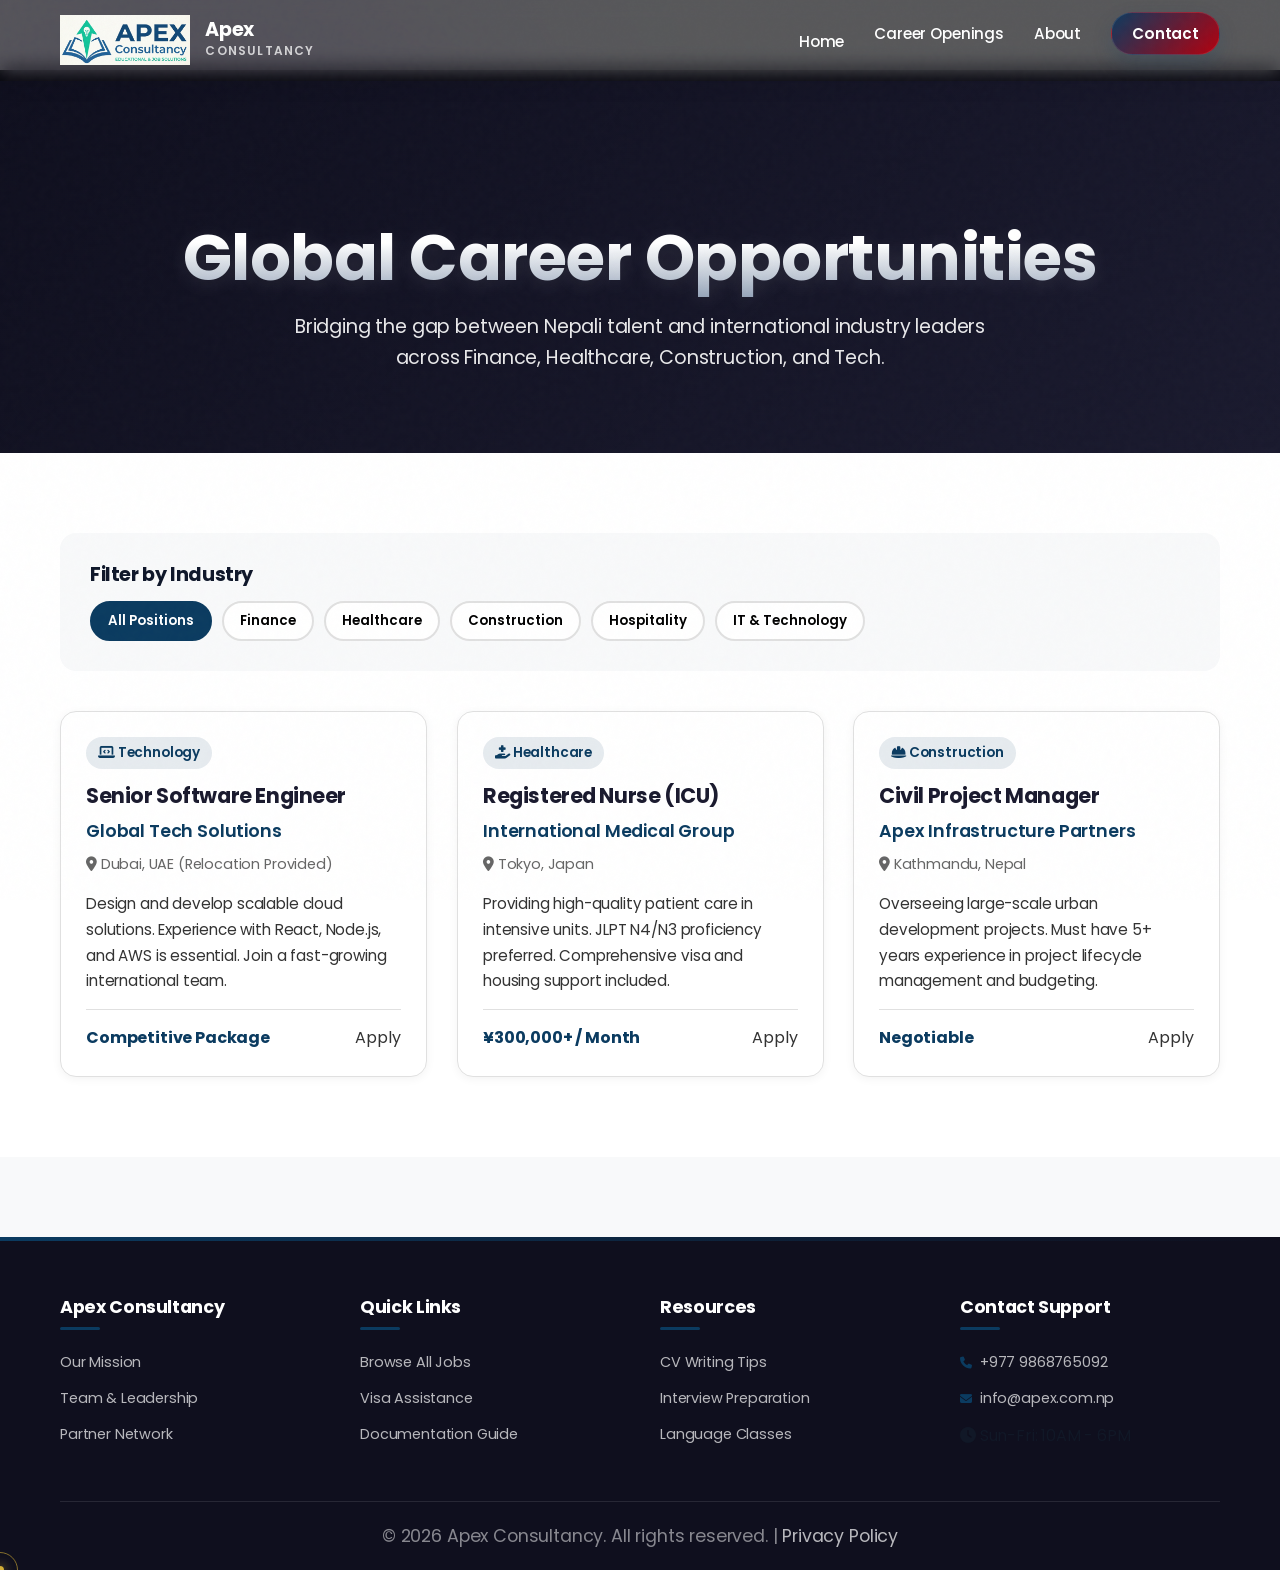
<file: jobs.html>
﻿<!DOCTYPE html>
<html lang="en">
<head>
   <head>
    <meta charset="UTF-8">
    <meta name="viewport" content="width=device-width, initial-scale=1.0">
    <title>Job Listings | Apex Consultancy | Hyper-Premium Career Hub</title>
    
    <meta name="description" content="Browse premium career opportunities in Japan and Nepal. Apex Consultancy provides high-end recruitment across IT, Engineering, and Hospitality.">
    <meta name="keywords" content="Apex Consultancy Jobs, Japan Career, Engineering Jobs Nepal, IT Recruitment Japan">
    <link rel="canonical" href="https://skillsync-sudo.github.io/consultancy/jobs.html">

    <link rel="icon" type="image/x-icon" href="favicon.ico">
    <link rel="icon" type="image/png" sizes="32x32" href="favicon-32x32.png">
    <link rel="apple-touch-icon" href="apple-touch-icon.png">

    <meta property="og:title" content="Apex Consultancy - Premium Job Listings">
    <meta property="og:description" content="Secure your future with elite placements in the Nepal-Japan corridor.">
    <meta property="og:url" content="https://skillsync-sudo.github.io/consultancy/jobs.html">
    <meta property="og:image" content="https://skillsync-sudo.github.io/consultancy/logo.jpg">
    <meta name="twitter:card" content="summary_large_image">

    <link rel="preconnect" href="https://fonts.googleapis.com">
    <link rel="preconnect" href="https://fonts.gstatic.com" crossorigin>
    <link href="https://fonts.googleapis.com/css2?family=Poppins:wght@300;400;500;600;700;800&display=swap" rel="stylesheet">
    <link rel="stylesheet" href="https://cdnjs.cloudflare.com/ajax/libs/font-awesome/6.4.0/css/all.min.css">

    <link rel="stylesheet" href="premium-css-enhancements.css"> 
    <link rel="stylesheet" href="style.css"> 
    <link rel="stylesheet" href="premium-enhancements-addon.css"> 
    <link rel="stylesheet" href="spatial-animations.css"> 

    <script type="application/ld+json">
    {
      "@context": "https://schema.org",
      "@type": "Organization",
      "name": "Apex Consultancy",
      "url": "https://skillsync-sudo.github.io/consultancy/",
      "logo": "https://skillsync-sudo.github.io/consultancy/logo.jpg",
      "image": "https://skillsync-sudo.github.io/consultancy/logo.jpg",
      "contactPoint": {
        "@type": "ContactPoint",
        "telephone": "+977-9868765092",
        "contactType": "customer service",
        "areaServed": "NP",
        "availableLanguage": ["Nepali", "English", "Japanese"]
      }
    }
    </script>

   <style>
       :root {
           --primary: #0B3B60;
           --primary-dark: #b3000e;
           --secondary: #1a1a2e;
           --accent: #f4d03f;
           --light: #f8f9fa;
           --dark: #0f0f1e;
           --text: #333;
           --gray: #666;
           --border: #e0e0e0;
       }
       * { margin: 0; padding: 0; box-sizing: border-box; }
       html { scroll-behavior: smooth; }
       body { font-family: 'Poppins', sans-serif; background: var(--light); color: var(--text); line-height: 1.6; overflow-x: hidden; }
       .header { position: fixed; top: 0; left: 0; width: 100%; z-index: 1000; background: rgba(255,255,255,0.98); backdrop-filter: blur(10px); box-shadow: 0 2px 20px rgba(0,0,0,0.1); }
       .nav-container { max-width: 1200px; margin: 0 auto; padding: 10px 20px; display: flex; justify-content: space-between; align-items: center; }
       .logo { display: flex; align-items: center; gap: 15px; text-decoration: none; }
       .logo img { height: 50px; width: auto; }
       .logo-title { font-size: 1.2rem; font-weight: 700; color: var(--primary); }
       .desktop-menu { display: flex; list-style: none; gap: 30px; align-items: center; }
       .desktop-menu a { text-decoration: none; color: var(--secondary); font-weight: 500; font-size: 0.95rem; transition: color 0.3s; }
       .desktop-menu a:hover { color: var(--primary); }
       .nav-cta { background: linear-gradient(135deg, var(--primary) 0%, var(--primary-dark) 100%); color: white !important; padding: 10px 20px !important; border-radius: 50px; font-weight: 600 !important; }
       .mobile-toggle { display: none; flex-direction: column; gap: 5px; cursor: pointer; padding: 10px; }
       .mobile-toggle span { width: 25px; height: 3px; background: var(--secondary); border-radius: 3px; }
       .container { max-width: 1200px; margin: 0 auto; padding: 0 20px; }
       .page-header { background: linear-gradient(135deg, var(--dark) 0%, var(--secondary) 100%); color: white; padding: 150px 20px 80px; margin-top: 70px; text-align: center; }
       .page-header h1 { font-size: 2.8rem; margin-bottom: 15px; }
       .page-header p { font-size: 1.2rem; opacity: 0.9; max-width: 700px; margin: 0 auto; }
       .content-section { padding: 80px 20px; background: white; }
       .jobs-grid { display: grid; grid-template-columns: repeat(auto-fill, minmax(320px, 1fr)); gap: 30px; }
       .job-card { background: white; border-radius: 16px; padding: 25px; border: 1px solid #e0e0e0; box-shadow: 0 2px 10px rgba(0,0,0,0.05); transition: all 0.3s; cursor: pointer; }
       .job-card:hover { transform: translateY(-5px); box-shadow: 0 10px 25px rgba(0,0,0,0.1); border-color: var(--primary); }
       .job-badge { display: inline-block; padding: 5px 12px; background: rgba(11,59,96,0.1); color: var(--primary); font-size: 0.85rem; border-radius: 20px; margin-bottom: 15px; font-weight: 600; }
       .job-title { font-size: 1.3rem; font-weight: 700; margin-bottom: 8px; color: var(--secondary); }
       .job-company { color: var(--primary); font-weight: 600; margin-bottom: 8px; }
       .job-location { color: var(--gray); font-size: 0.9rem; margin-bottom: 15px; }
       .job-description { color: var(--text); margin-bottom: 15px; font-size: 0.95rem; line-height: 1.7; }
       .job-meta { display: flex; justify-content: space-between; align-items: center; padding-top: 15px; border-top: 1px solid var(--border); }
       .job-salary { color: var(--primary); font-weight: 700; }
       .job-type { background: var(--light); padding: 4px 10px; border-radius: 10px; font-size: 0.85rem; color: var(--secondary); }
       .filter-section { margin-bottom: 40px; padding: 30px; background: var(--light); border-radius: 16px; }
       .filter-title { font-size: 1.2rem; font-weight: 700; margin-bottom: 15px; }
       .filter-group { display: flex; flex-wrap: wrap; gap: 10px; }
       .filter-btn { padding: 8px 16px; background: white; border: 2px solid var(--border); border-radius: 20px; cursor: pointer; font-weight: 600; transition: all 0.3s; }
       .filter-btn:hover, .filter-btn.active { background: var(--primary); color: white; border-color: var(--primary); }
       .footer { background: var(--dark); color: white; padding: 60px 20px 20px; margin-top: 80px; }
       .footer-grid { display: grid; grid-template-columns: repeat(4, 1fr); gap: 40px; margin-bottom: 40px; }
       .footer-column h4 { font-size: 1.1rem; margin-bottom: 20px; }
       .footer-column ul { list-style: none; }
       .footer-column li { margin-bottom: 10px; }
       .footer-column a { color: rgba(255,255,255,0.7); text-decoration: none; font-size: 0.9rem; }
       .footer-bottom { border-top: 1px solid rgba(255,255,255,0.1); padding-top: 20px; text-align: center; color: rgba(255,255,255,0.5); font-size: 0.9rem; }
       @media (max-width: 992px) { .jobs-grid { grid-template-columns: repeat(auto-fill, minmax(280px, 1fr)); } .desktop-menu { display: none; } .mobile-toggle { display: flex; } .page-header h1 { font-size: 2rem; } .footer-grid { grid-template-columns: repeat(2, 1fr); } }
       @media (max-width: 576px) { .footer-grid { grid-template-columns: 1fr; } .filter-group { flex-direction: column; } .filter-btn { width: 100%; } }
   </style>
    <link rel="stylesheet" href="spatial-animations.css">
</head>
<body>
    <header class="header">
        <div class="nav-container">
            <a href="#home" class="logo">
                <img src="logo.png" alt="Apex educational consultancy">
                <div class="logo-text">
                    <span class="logo-title">Apex</span>
                    <span class="logo-subtitle">Consultancy</span>
                </div>
            <nav>
                <ul class="desktop-menu">
                    <li><a href="index.html">Home</a></li>
                    <li><a href="jobs.html" style="color: var(--primary);">Career Openings</a></li>
                    <li><a href="index.html#about">About</a></li>
                    <li><a href="index.html#contact" class="nav-cta">Contact</a></li>
                </ul>
            </nav>
            <div class="mobile-toggle">
                <span></span>
                <span></span>
                <span></span>
            </div>
        </div>
    </header>

    <section class="page-header">
        <div class="container">
            <h1>Global Career Opportunities</h1>
            <p>Bridging the gap between Nepali talent and international industry leaders across Finance, Healthcare, Construction, and Tech.</p>
        </div>
    </section>

    <section class="content-section">
        <div class="container">
            <div class="filter-section">
                <h3 class="filter-title">Filter by Industry</h3>
                <div class="filter-group">
                    <button class="filter-btn active" onclick="filterJobs('all')">All Positions</button>
                    <button class="filter-btn" onclick="filterJobs('finance')">Finance</button>
                    <button class="filter-btn" onclick="filterJobs('healthcare')">Healthcare</button>
                    <button class="filter-btn" onclick="filterJobs('construction')">Construction</button>
                    <button class="filter-btn" onclick="filterJobs('hospitality')">Hospitality</button>
                    <button class="filter-btn" onclick="filterJobs('it')">IT & Technology</button>
                </div>
            </div>

            <div class="jobs-grid" id="jobsGrid">
                <div class="job-card" data-category="it">
                    <span class="job-badge"><i class="fas fa-laptop-code"></i> Technology</span>
                    <h3 class="job-title">Senior Software Engineer</h3>
                    <p class="job-company">Global Tech Solutions</p>
                    <p class="job-location"><i class="fas fa-map-marker-alt"></i> Dubai, UAE (Relocation Provided)</p>
                    <p class="job-description">Design and develop scalable cloud solutions. Experience with React, Node.js, and AWS is essential. Join a fast-growing international team.</p>
                    <div class="job-meta">
                        <span class="job-salary">Competitive Package</span>
                        <a href="https://wa.me/9779868765092?text=I%20am%20interested%20in%20the%20Senior%20Software%20Engineer%20position.%20Please%20guide%20me%20on%20the%20application%20process." target="_blank" class="job-apply-btn">Apply</a>
                    </div>
                </div>

                <div class="job-card" data-category="healthcare">
                    <span class="job-badge"><i class="fas fa-hand-holding-medical"></i> Healthcare</span>
                    <h3 class="job-title">Registered Nurse (ICU)</h3>
                    <p class="job-company">International Medical Group</p>
                    <p class="job-location"><i class="fas fa-map-marker-alt"></i> Tokyo, Japan</p>
                    <p class="job-description">Providing high-quality patient care in intensive units. JLPT N4/N3 proficiency preferred. Comprehensive visa and housing support included.</p>
                    <div class="job-meta">
                        <span class="job-salary">¥300,000+ / Month</span>
                        <a href="https://wa.me/9779868765092?text=I%20am%20interested%20in%20the%20Nursing%20opportunities%20in%20Japan.%20I%20would%20like%20to%20know%20more." target="_blank" class="job-apply-btn">Apply</a>
                    </div>
                </div>

                <div class="job-card" data-category="construction">
                    <span class="job-badge"><i class="fas fa-hard-hat"></i> Construction</span>
                    <h3 class="job-title">Civil Project Manager</h3>
                    <p class="job-company">Apex Infrastructure Partners</p>
                    <p class="job-location"><i class="fas fa-map-marker-alt"></i> Kathmandu, Nepal</p>
                    <p class="job-description">Overseeing large-scale urban development projects. Must have 5+ years experience in project lifecycle management and budgeting.</p>
                    <div class="job-meta">
                        <span class="job-salary">Negotiable</span>
                        <a href="https://wa.me/9779868765092?text=Applying%20for%20the%20Project%20Manager%20role%20in%20Kathmandu.%20Attached%20is%20my%20brief%20profile." target="_blank" class="job-apply-btn">Apply</a>
                    </div>
                </div>
                
                </div>
        </div>
    </section>

    <footer class="footer">
        <div class="container">
            <div class="footer-grid">
                <div class="footer-column">
                    <h4>Apex Consultancy</h4>
                    <ul>
                        <li><a href="index.html#about">Our Mission</a></li>
                        <li><a href="index.html">Team & Leadership</a></li>
                        <li><a href="jobs.html">Partner Network</a></li>
                    </ul>
                </div>
                <div class="footer-column">
                    <h4>Quick Links</h4>
                    <ul>
                        <li><a href="jobs.html">Browse All Jobs</a></li>
                        <li><a href="#">Visa Assistance</a></li>
                        <li><a href="#">Documentation Guide</a></li>
                    </ul>
                </div>
                <div class="footer-column">
                    <h4>Resources</h4>
                    <ul>
                        <li><a href="#">CV Writing Tips</a></li>
                        <li><a href="#">Interview Preparation</a></li>
                        <li><a href="#">Language Classes</a></li>
                    </ul>
                </div>
                <div class="footer-column">
                    <h4>Contact Support</h4>
                    <ul>
                        <li><a href="tel:+9779868765092"><i class="fas fa-phone"></i> +977 9868765092</a></li>
                        <li><a href="mailto:info@apexconsultancy.com.np"><i class="fas fa-envelope"></i> info@apex.com.np</a></li>
                        <li><i class="fas fa-clock"></i> Sun-Fri: 10AM - 6PM</li>
                    </ul>
                </div>
            </div>
            <div class="footer-bottom">
                <p>&copy; 2026 Apex Consultancy. All rights reserved. | <a href="#" style="color: rgba(255,255,255,0.7);">Privacy Policy</a></p>
            </div>
        </div>
    </footer>

    <script>
        function filterJobs(category) {
            const jobs = document.querySelectorAll('.job-card');
            const buttons = document.querySelectorAll('.filter-btn');
            
            buttons.forEach(btn => btn.classList.remove('active'));
            event.currentTarget.classList.add('active'); // Changed to currentTarget for better reliability
            
            jobs.forEach(job => {
                if (category === 'all' || job.getAttribute('data-category') === category) {
                    job.style.display = 'block';
                    setTimeout(() => job.style.opacity = '1', 10);
                } else {
                    job.style.display = 'none';
                    job.style.opacity = '0';
                }
            });
        }
    </script>
    <script src="spatial-animations.js"></script>
</body>
</html>
</file>
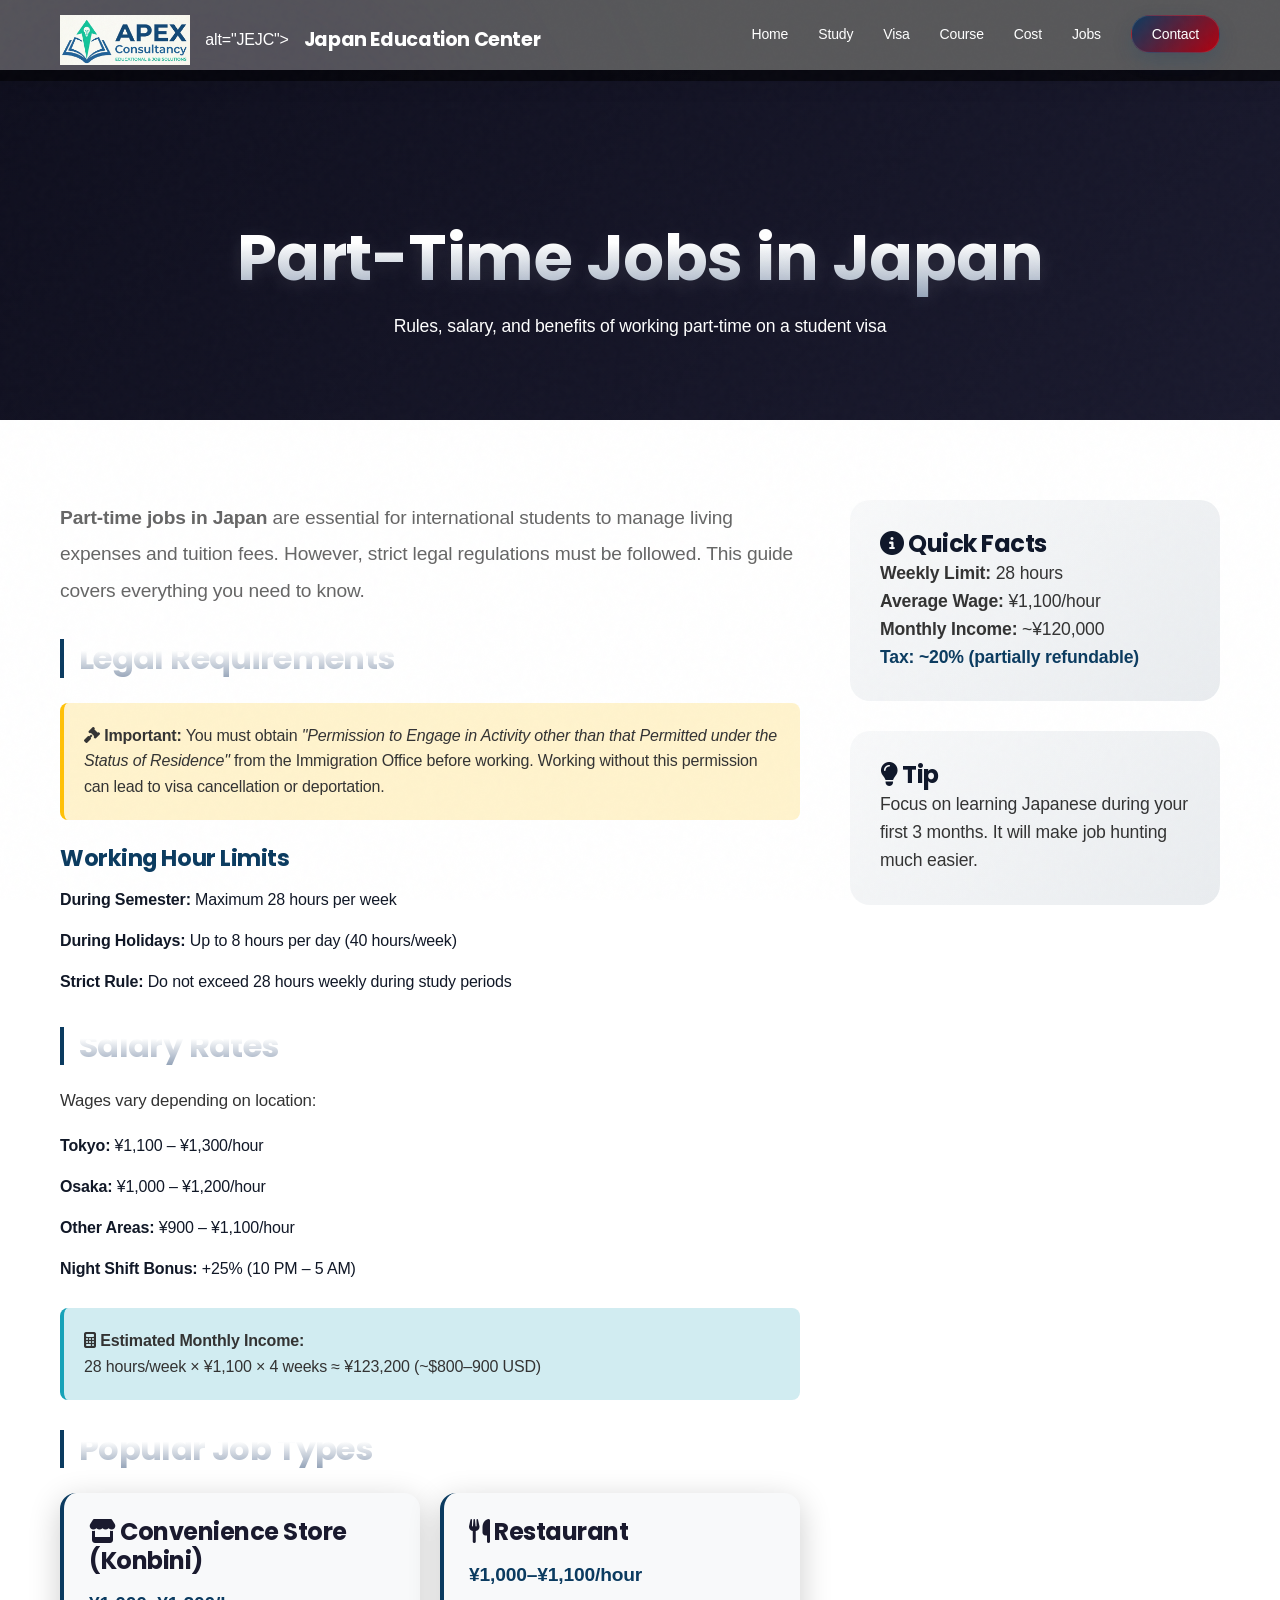
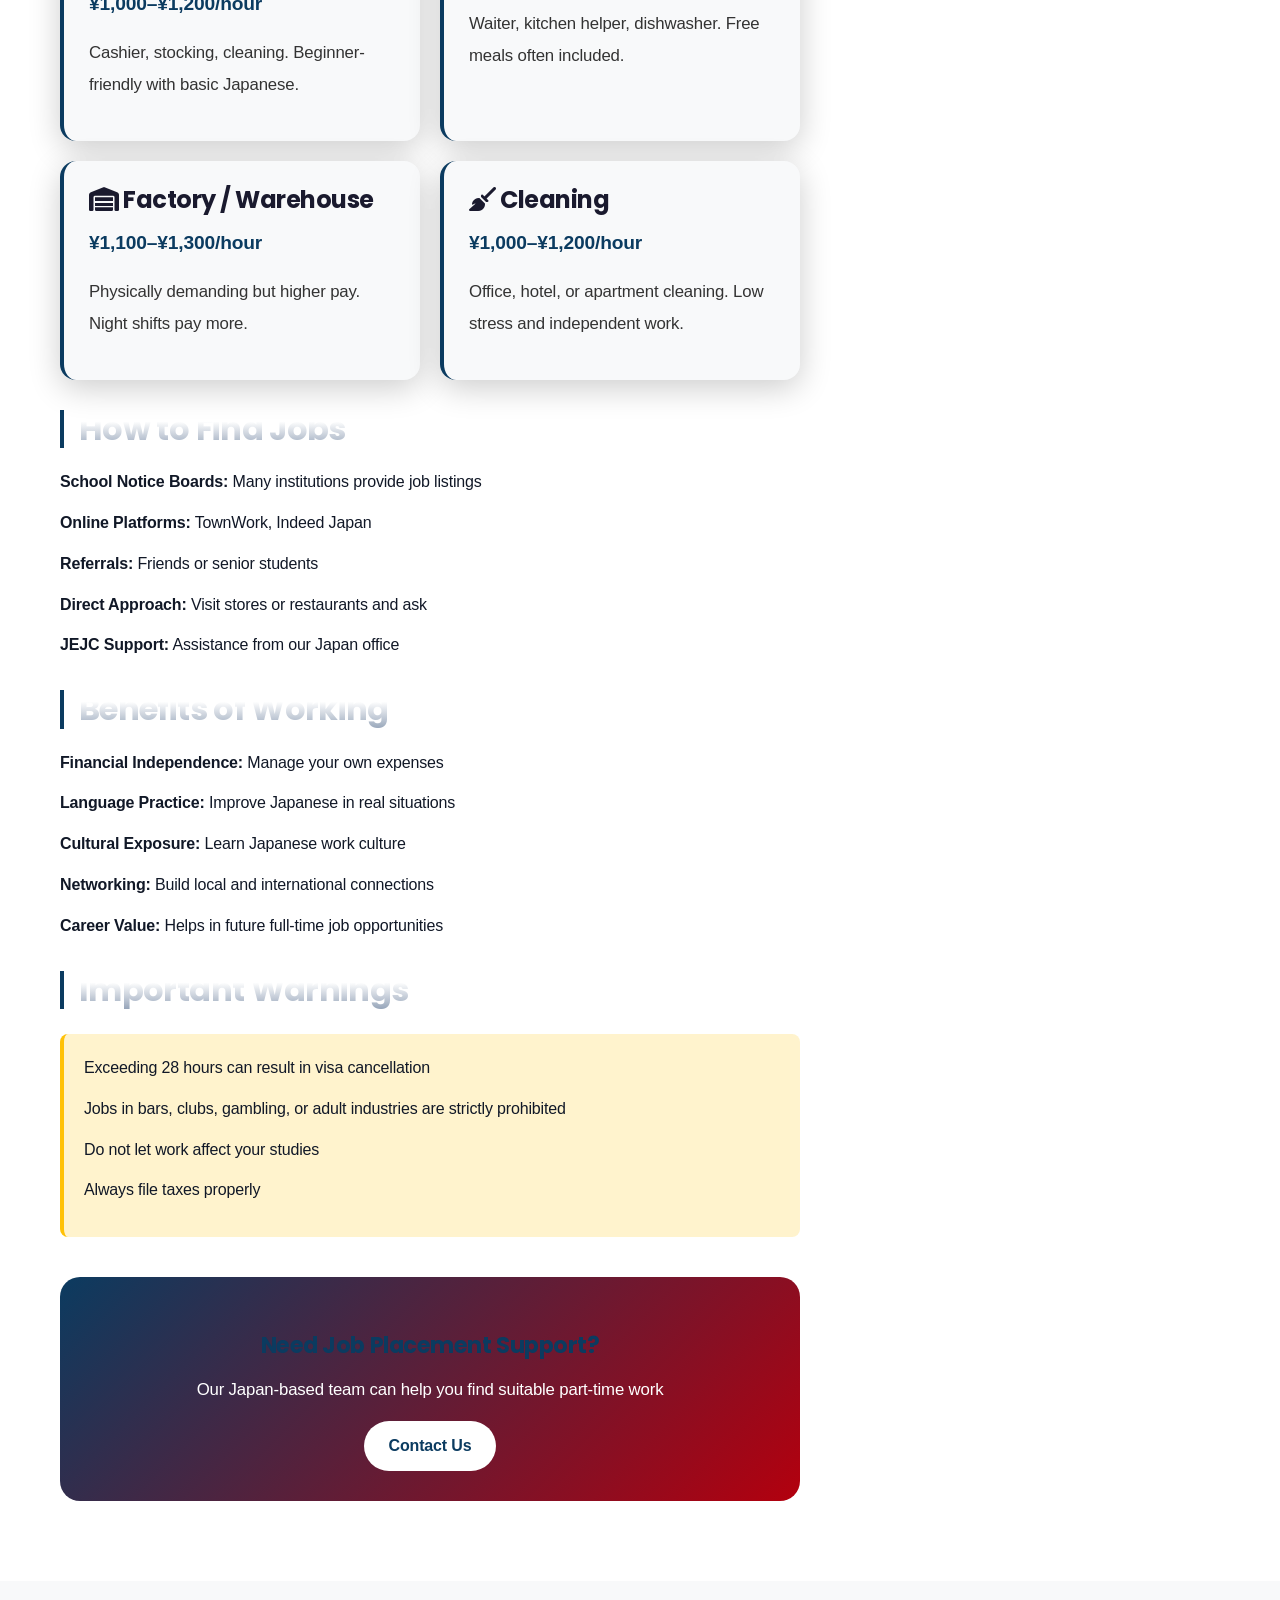
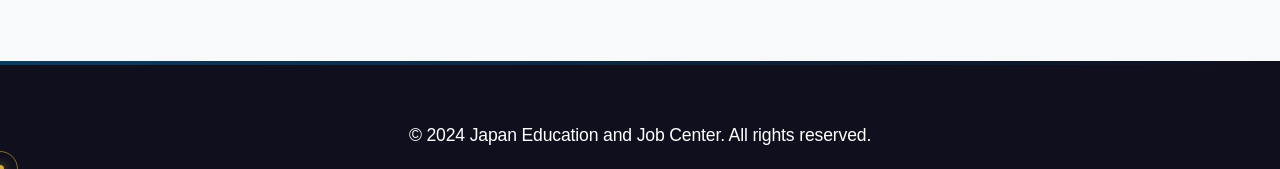
<file: part-time-job-in-japan.html>
﻿<!DOCTYPE html>
<html lang="bn">

<head>
   <head>
    <meta charset="UTF-8">
    <meta name="viewport" content="width=device-width, initial-scale=1.0">
    <title>Student Work Rights & Salary in Japan | Apex Consultancy | 2026 Guide</title>
    
    <meta name="description" content="Strategic guide to part-time employment in Japan for Nepali students. Legal 28-hour work limits, hourly wage transparency, and high-end career placement tips.">
    <meta name="keywords" content="Part time jobs Japan for students, Japan student visa work permit, hourly wage Japan 2026, Apex Consultancy career guide">
    <link rel="canonical" href="https://skillsync-sudo.github.io/consultancy/part-time-job-japan.html">

    <link rel="icon" type="image/x-icon" href="favicon.ico">
    <link rel="icon" type="image/png" sizes="32x32" href="favicon-32x32.png">
    <link rel="apple-touch-icon" href="apple-touch-icon.png">

    <meta property="og:title" content="Work While You Study: The Apex Professional Guide">
    <meta property="og:description" content="Maximize your potential in Japan. Understanding work rights and salary structures with Apex Consultancy.">
    <meta property="og:url" content="https://skillsync-sudo.github.io/consultancy/part-time-job-japan.html">
    <meta property="og:image" content="https://skillsync-sudo.github.io/consultancy/logo.jpg">
    <meta name="twitter:card" content="summary_large_image">

    <link rel="preconnect" href="https://fonts.googleapis.com">
    <link rel="preconnect" href="https://fonts.gstatic.com" crossorigin>
    <link href="https://fonts.googleapis.com/css2?family=Poppins:wght@300;400;500;600;700;800&display=swap" rel="stylesheet">
    <link rel="stylesheet" href="https://cdnjs.cloudflare.com/ajax/libs/font-awesome/6.4.0/css/all.min.css">

    <link rel="stylesheet" href="premium-css-enhancements.css"> 
    <link rel="stylesheet" href="style.css"> 
    <link rel="stylesheet" href="spatial-animations.css"> 

    <script type="application/ld+json">
    {
      "@context": "https://schema.org",
      "@type": "Article",
      "headline": "Part-Time Work Regulations and Salary in Japan for International Students",
      "image": "https://skillsync-sudo.github.io/consultancy/logo.jpg",
      "author": {
        "@type": "Organization",
        "name": "Apex Consultancy"
      },
      "publisher": {
        "@type": "Organization",
        "name": "Apex Consultancy",
        "logo": {
          "@type": "ImageObject",
          "url": "https://skillsync-sudo.github.io/consultancy/favicon.png"
        }
      },
      "datePublished": "2026-04-24"
    }
    </script>
 <style>
        :root {
            --primary: #0B3B60;
            --primary-dark: #b3000e;
            --secondary: #1a1a2e;
            --accent: #f4d03f;
            --light: #f8f9fa;
            --dark: #0f0f1e;
            --text: #333;
            --gray: #666;
            --border: #e0e0e0;
        }

        * {
            margin: 0;
            padding: 0;
            box-sizing: border-box;
        }

        body {
            font-family: 'Hind Siliguri', sans-serif;
            background: var(--light);
            color: var(--text);
            line-height: 1.6;
        }

        .header {
            position: fixed;
            top: 0;
            left: 0;
            width: 100%;
            z-index: 1000;
            background: rgba(255, 255, 255, 0.98);
            box-shadow: 0 2px 20px rgba(0, 0, 0, 0.1);
        }

        .nav-container {
            max-width: 1200px;
            margin: 0 auto;
            padding: 10px 20px;
            display: flex;
            justify-content: space-between;
            align-items: center;
        }

        .logo {
            display: flex;
            align-items: center;
            gap: 15px;
            text-decoration: none;
        }

        .logo img {
            height: 50px;
        }

        .logo-title {
            font-size: 1.2rem;
            font-weight: 700;
            color: var(--primary);
        }

        .desktop-menu {
            display: flex;
            list-style: none;
            gap: 30px;
        }

        .desktop-menu a {
            text-decoration: none;
            color: var(--secondary);
            font-weight: 500;
        }

        .nav-cta {
            background: linear-gradient(135deg, var(--primary) 0%, var(--primary-dark) 100%);
            color: white !important;
            padding: 10px 20px !important;
            border-radius: 50px;
        }

        .container {
            max-width: 1200px;
            margin: 0 auto;
            padding: 0 20px;
        }

        .page-header {
            background: linear-gradient(135deg, var(--dark) 0%, var(--secondary) 100%);
            color: white;
            padding: 150px 20px 80px;
            margin-top: 70px;
            text-align: center;
        }

        .page-header h1 {
            font-size: 2.8rem;
            margin-bottom: 15px;
        }

        .content-section {
            padding: 80px 20px;
            background: white;
        }

        .content-grid {
            display: grid;
            grid-template-columns: 2fr 1fr;
            gap: 50px;
        }

        .main-content h2 {
            color: var(--secondary);
            font-size: 2rem;
            margin: 30px 0 20px;
            border-left: 4px solid var(--primary);
            padding-left: 15px;
        }

        .main-content h3 {
            color: var(--primary);
            font-size: 1.4rem;
            margin: 25px 0 15px;
        }

        .main-content p {
            line-height: 1.9;
            margin-bottom: 15px;
            font-size: 1.05rem;
        }

        .job-type-grid {
            display: grid;
            grid-template-columns: repeat(2, 1fr);
            gap: 20px;
            margin: 25px 0;
        }

        .job-card {
            background: #f8f9fa;
            border-radius: 16px;
            padding: 25px;
            border-left: 4px solid var(--primary);
        }

        .job-card h4 {
            color: var(--secondary);
            margin-bottom: 10px;
        }

        .job-card .salary {
            color: var(--primary);
            font-weight: 700;
            font-size: 1.2rem;
        }

        .warning-box {
            background: #fff3cd;
            border-left: 4px solid #ffc107;
            padding: 20px;
            border-radius: 8px;
            margin: 25px 0;
        }

        .info-box {
            background: #d1ecf1;
            border-left: 4px solid #17a2b8;
            padding: 20px;
            border-radius: 8px;
            margin: 25px 0;
        }

        .sidebar {
            position: sticky;
            top: 100px;
            height: fit-content;
        }

        .sidebar-box {
            background: linear-gradient(135deg, #f8f9fa 0%, #e9ecef 100%);
            border-radius: 20px;
            padding: 30px;
            margin-bottom: 30px;
        }

        .btn {
            padding: 12px 25px;
            border-radius: 50px;
            text-decoration: none;
            font-weight: 600;
            display: inline-flex;
            align-items: center;
            gap: 8px;
            border: none;
            cursor: pointer;
            font-family: 'Hind Siliguri', sans-serif;
            background: linear-gradient(135deg, var(--primary) 0%, var(--primary-dark) 100%);
            color: white;
        }

        .footer {
            background: var(--dark);
            color: white;
            padding: 60px 20px 20px;
            margin-top: 80px;
            text-align: center;
        }

        @media (max-width: 992px) {
            .content-grid {
                grid-template-columns: 1fr;
            }

            .job-type-grid {
                grid-template-columns: 1fr;
            }

            .sidebar {
                position: static;
            }

            .desktop-menu {
                display: none;
            }
        }
    </style>
    <link rel="stylesheet" href="spatial-animations.css">
</head>

<body>
    <header class="header">
        <div class="nav-container">
            <a href="index.html" class="logo">
                <img src="logo.png" alt="Apex educational consultancy">
                    alt="JEJC">
                <span class="logo-title">Japan Education Center</span>
            </a>
            <nav>
                <ul class="desktop-menu">
                    <li><a href="index.html">Home</a></li>
                    <li><a href="study-in-japan.html">Study</a></li>
                    <li><a href="japan-student-visa.html">Visa</a></li>
                    <li><a href="japanese-language-course.html">Course</a></li>
                    <li><a href="cost-of-studying-in-japan.html">Cost</a></li>
                    <li><a href="part-time-job-in-japan.html" style="color: var(--primary);">Jobs</a></li>
                    <li><a href="index.html#contact" class="nav-cta">Contact</a></li>
                </ul>
            </nav>
        </div>
    </header>

    <section class="page-header">
        <div class="container">
            <h1>Part-Time Jobs in Japan</h1>
            <p>Rules, salary, and benefits of working part-time on a student visa</p>
        </div>
    </section>

    <section class="content-section">
        <div class="container">
            <div class="content-grid">

                <div class="main-content">

                    <p style="font-size: 1.2rem; color: var(--gray); margin-bottom: 30px;">
                        <strong>Part-time jobs in Japan</strong> are essential for international students to manage
                        living expenses and tuition fees. However, strict legal regulations must be followed. This guide
                        covers everything you need to know.
                    </p>

                    <h2>Legal Requirements</h2>
                    <div class="warning-box">
                        <strong><i class="fas fa-gavel"></i> Important:</strong>
                        You must obtain <em>"Permission to Engage in Activity other than that Permitted under the Status
                            of Residence"</em> from the Immigration Office before working.
                        Working without this permission can lead to visa cancellation or deportation.
                    </div>

                    <h3>Working Hour Limits</h3>
                    <ul>
                        <li><strong>During Semester:</strong> Maximum 28 hours per week</li>
                        <li><strong>During Holidays:</strong> Up to 8 hours per day (40 hours/week)</li>
                        <li><strong>Strict Rule:</strong> Do not exceed 28 hours weekly during study periods</li>
                    </ul>

                    <h2>Salary Rates</h2>
                    <p>Wages vary depending on location:</p>
                    <ul>
                        <li><strong>Tokyo:</strong> ¥1,100 – ¥1,300/hour</li>
                        <li><strong>Osaka:</strong> ¥1,000 – ¥1,200/hour</li>
                        <li><strong>Other Areas:</strong> ¥900 – ¥1,100/hour</li>
                        <li><strong>Night Shift Bonus:</strong> +25% (10 PM – 5 AM)</li>
                    </ul>

                    <div class="info-box">
                        <strong><i class="fas fa-calculator"></i> Estimated Monthly Income:</strong><br>
                        28 hours/week × ¥1,100 × 4 weeks ≈ ¥123,200 (~$800–900 USD)
                    </div>

                    <h2>Popular Job Types</h2>

                    <div class="job-type-grid">

                        <div class="job-card">
                            <h4><i class="fas fa-store"></i> Convenience Store (Konbini)</h4>
                            <p class="salary">¥1,000–¥1,200/hour</p>
                            <p>Cashier, stocking, cleaning. Beginner-friendly with basic Japanese.</p>
                        </div>

                        <div class="job-card">
                            <h4><i class="fas fa-utensils"></i> Restaurant</h4>
                            <p class="salary">¥1,000–¥1,100/hour</p>
                            <p>Waiter, kitchen helper, dishwasher. Free meals often included.</p>
                        </div>

                        <div class="job-card">
                            <h4><i class="fas fa-warehouse"></i> Factory / Warehouse</h4>
                            <p class="salary">¥1,100–¥1,300/hour</p>
                            <p>Physically demanding but higher pay. Night shifts pay more.</p>
                        </div>

                        <div class="job-card">
                            <h4><i class="fas fa-broom"></i> Cleaning</h4>
                            <p class="salary">¥1,000–¥1,200/hour</p>
                            <p>Office, hotel, or apartment cleaning. Low stress and independent work.</p>
                        </div>

                    </div>

                    <h2>How to Find Jobs</h2>
                    <ul>
                        <li><strong>School Notice Boards:</strong> Many institutions provide job listings</li>
                        <li><strong>Online Platforms:</strong> TownWork, Indeed Japan</li>
                        <li><strong>Referrals:</strong> Friends or senior students</li>
                        <li><strong>Direct Approach:</strong> Visit stores or restaurants and ask</li>
                        <li><strong>JEJC Support:</strong> Assistance from our Japan office</li>
                    </ul>

                    <h2>Benefits of Working</h2>
                    <ul>
                        <li><strong>Financial Independence:</strong> Manage your own expenses</li>
                        <li><strong>Language Practice:</strong> Improve Japanese in real situations</li>
                        <li><strong>Cultural Exposure:</strong> Learn Japanese work culture</li>
                        <li><strong>Networking:</strong> Build local and international connections</li>
                        <li><strong>Career Value:</strong> Helps in future full-time job opportunities</li>
                    </ul>

                    <h2>Important Warnings</h2>
                    <div class="warning-box">
                        <ul>
                            <li>Exceeding 28 hours can result in visa cancellation</li>
                            <li>Jobs in bars, clubs, gambling, or adult industries are strictly prohibited</li>
                            <li>Do not let work affect your studies</li>
                            <li>Always file taxes properly</li>
                        </ul>
                    </div>

                    <div
                        style="margin-top: 40px; padding: 30px; background: linear-gradient(135deg, var(--primary) 0%, var(--primary-dark) 100%); color: white; border-radius: 20px; text-align: center;">
                        <h3>Need Job Placement Support?</h3>
                        <p>Our Japan-based team can help you find suitable part-time work</p>
                        <a href="index.html#contact" class="btn"
                            style="background: white; color: var(--primary);">Contact Us</a>
                    </div>

                </div>

                <aside class="sidebar">

                    <div class="sidebar-box">
                        <h4><i class="fas fa-info-circle"></i> Quick Facts</h4>
                        <p><strong>Weekly Limit:</strong> 28 hours</p>
                        <p><strong>Average Wage:</strong> ¥1,100/hour</p>
                        <p><strong>Monthly Income:</strong> ~¥120,000</p>
                        <p style="color: var(--primary); font-weight: 600;">Tax: ~20% (partially refundable)</p>
                    </div>

                    <div class="sidebar-box">
                        <h4><i class="fas fa-lightbulb"></i> Tip</h4>
                        <p>Focus on learning Japanese during your first 3 months. It will make job hunting much easier.
                        </p>
                    </div>

                </aside>

            </div>
        </div>
    </section>

    <footer class="footer">
        <p>&copy; 2024 Japan Education and Job Center. All rights reserved.</p>
    </footer>

    <script src="spatial-animations.js"></script>
</body>

</html>
</file>
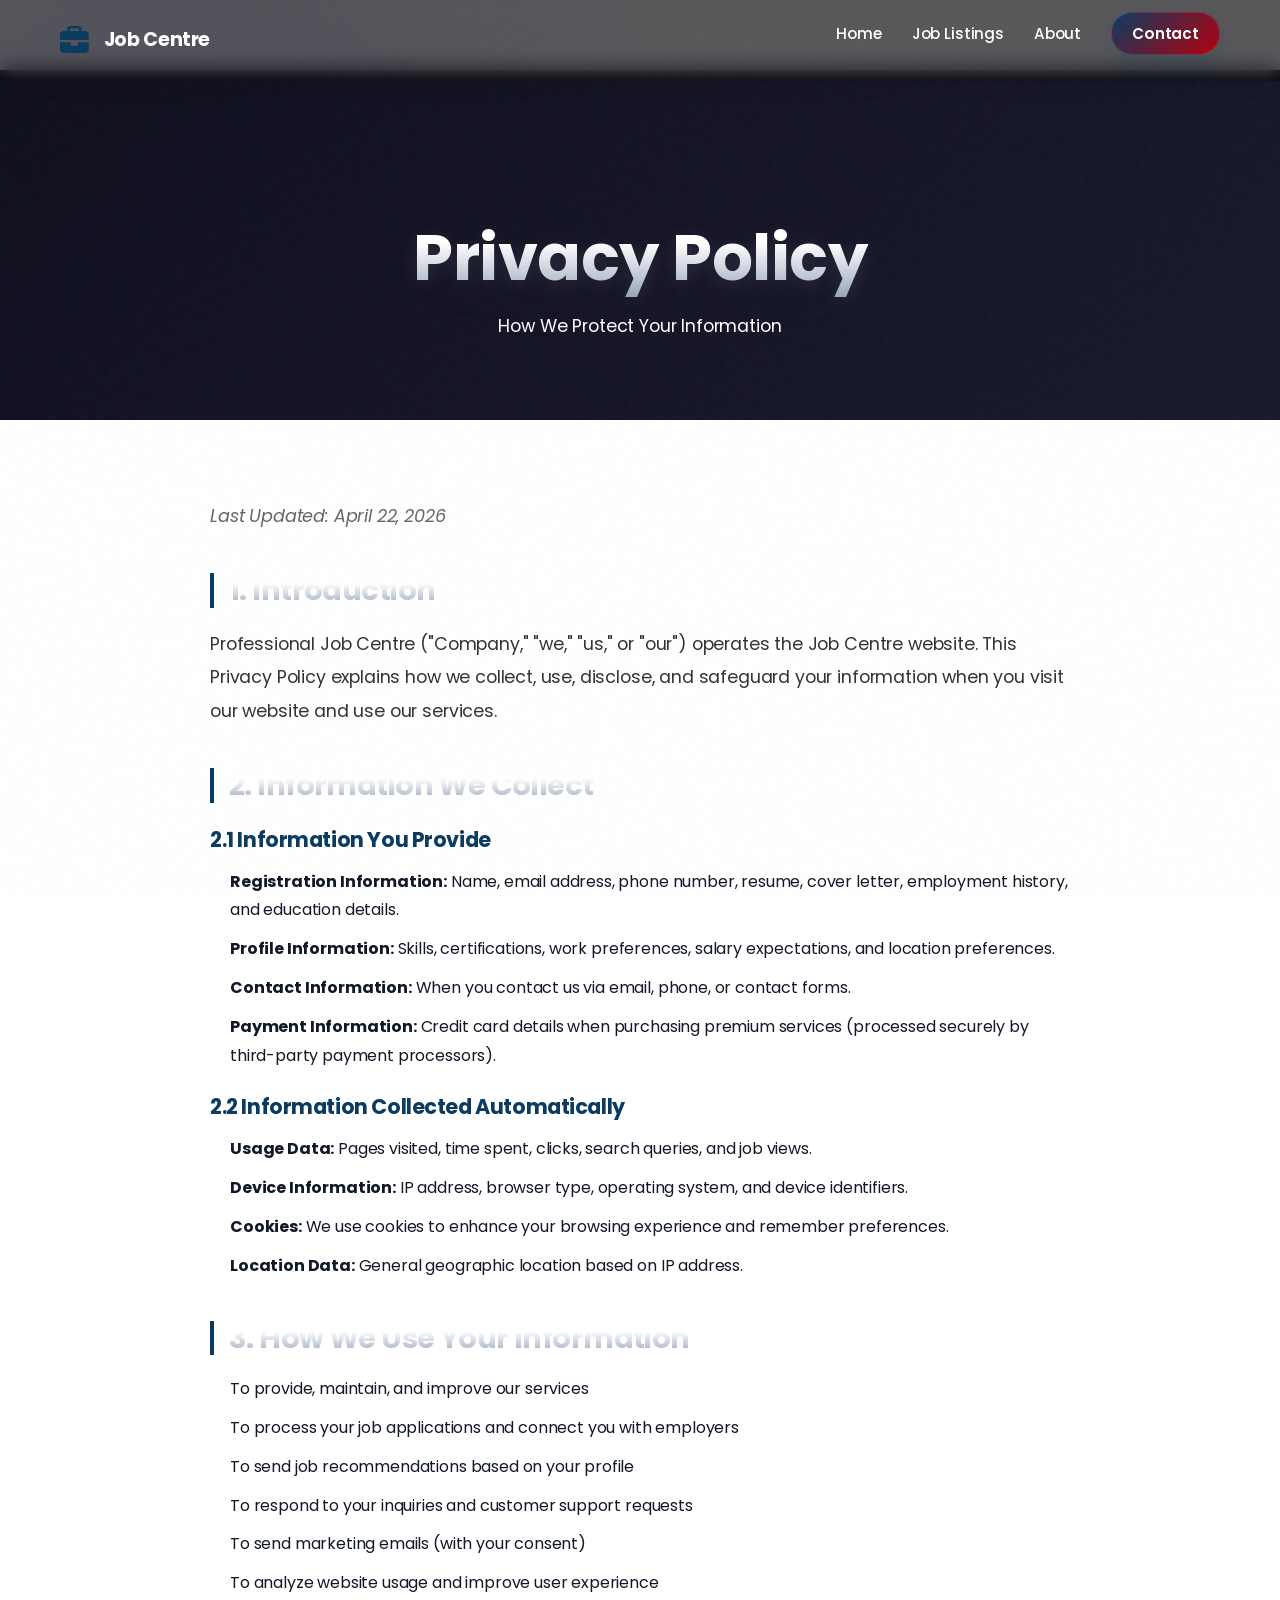
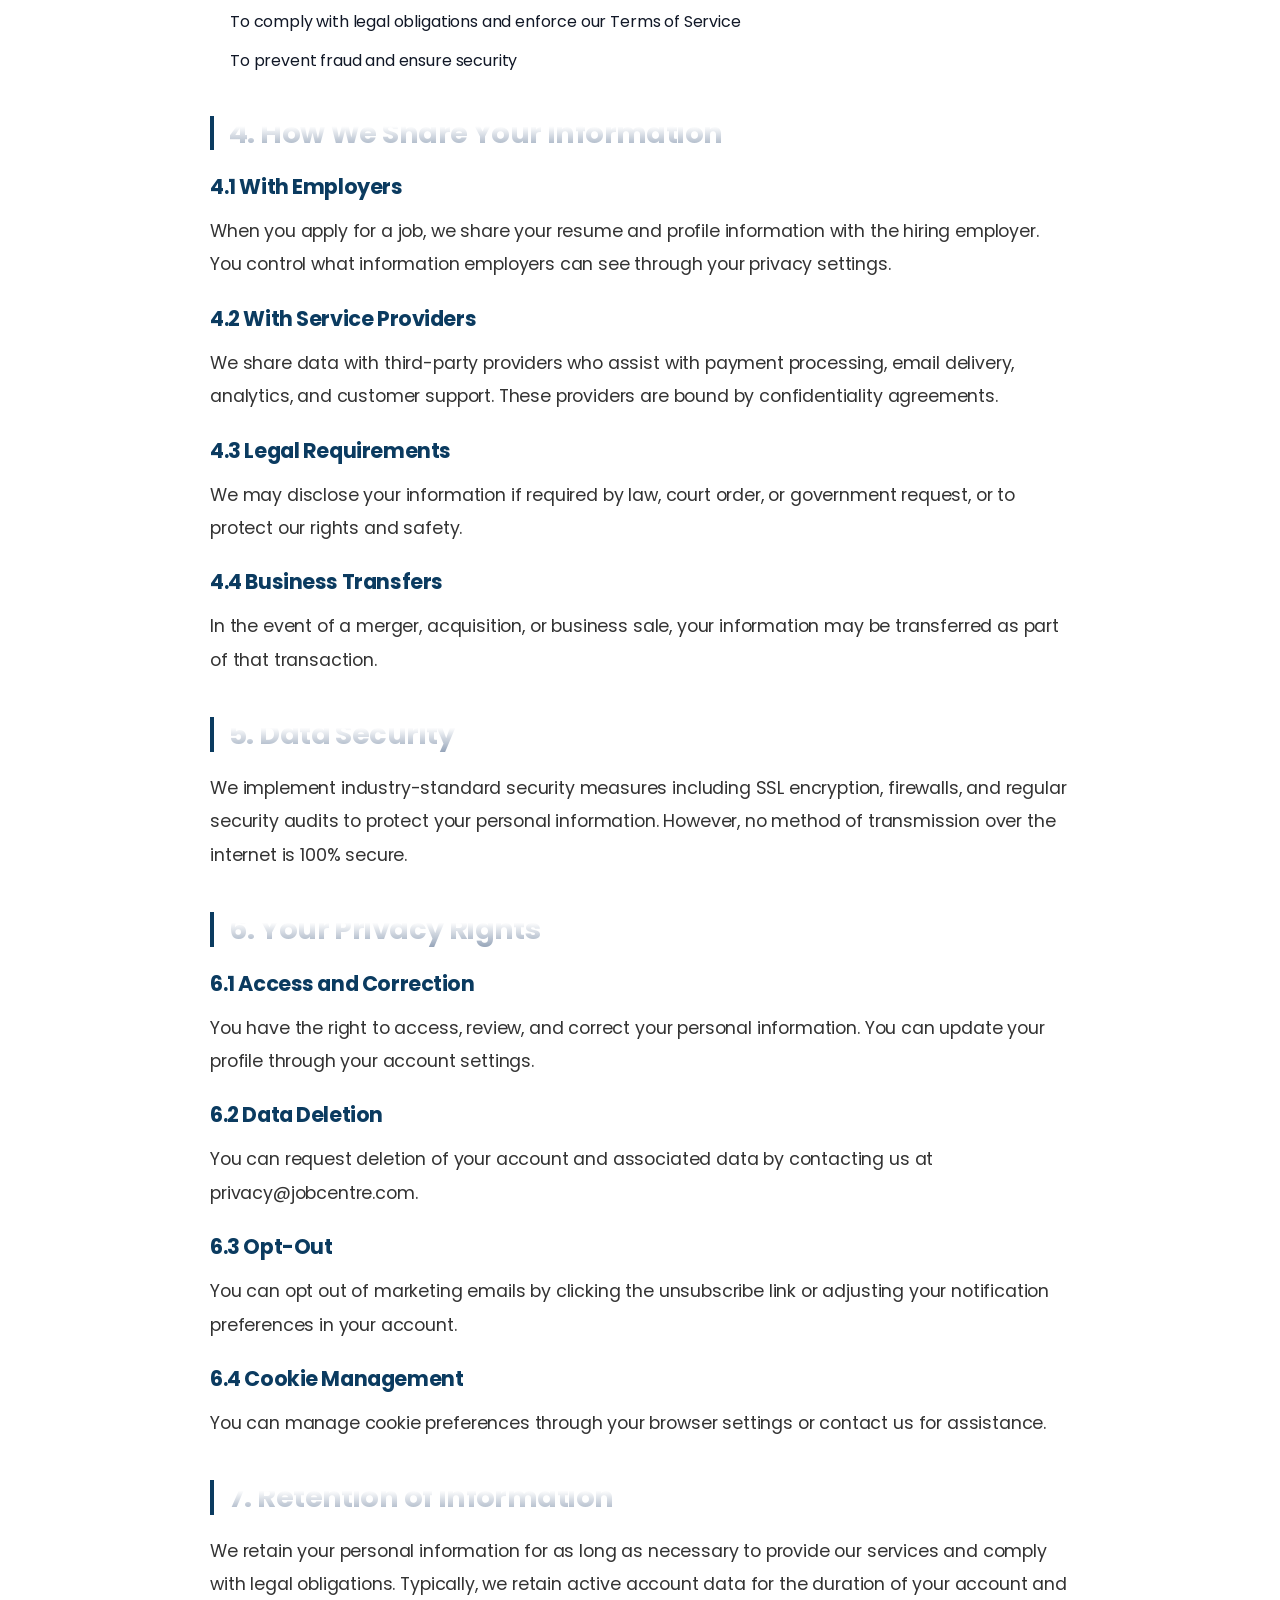
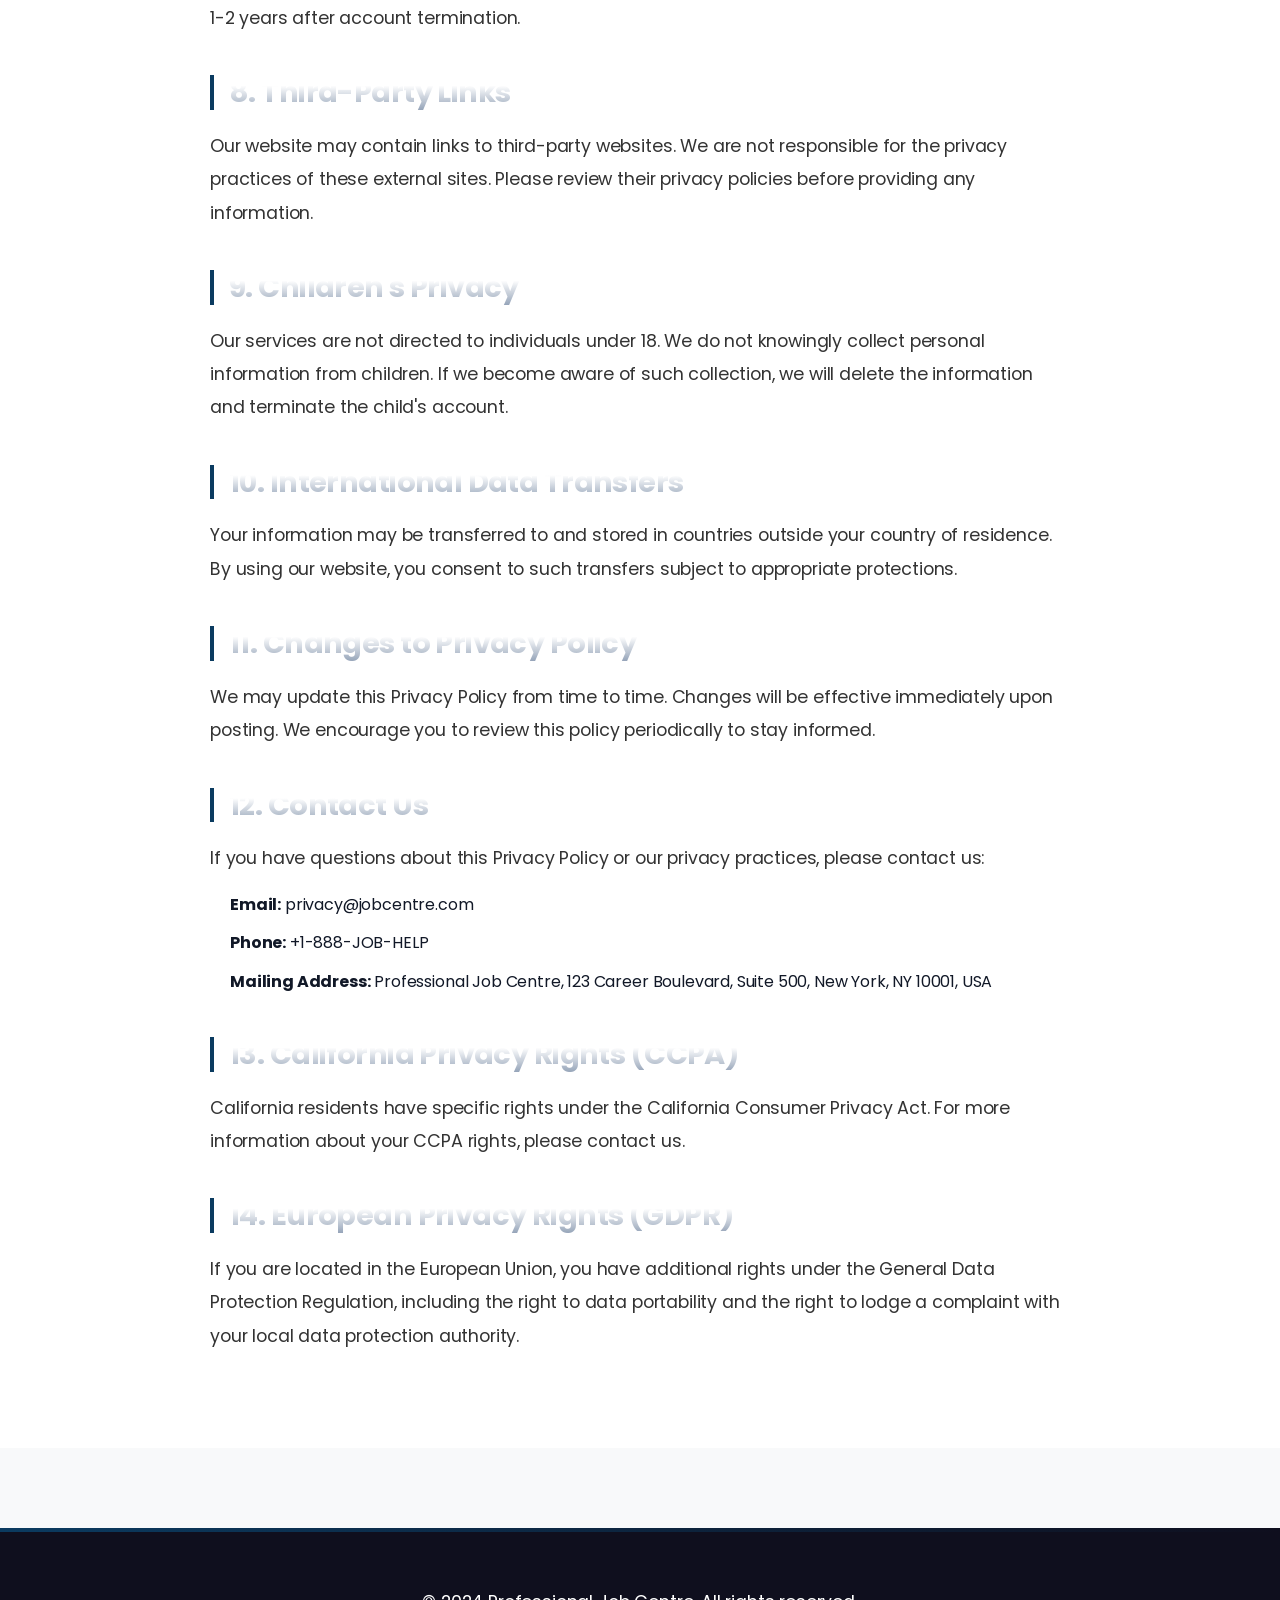
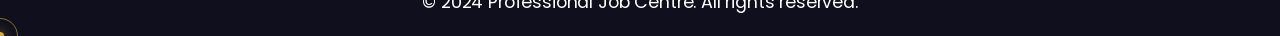
<file: privacy-policy.html>
﻿<!DOCTYPE html>
<html lang="en">
<head>
  <head>
    <meta charset="UTF-8">
    <meta name="viewport" content="width=device-width, initial-scale=1.0">
    <title>Privacy Policy | Apex Consultancy | Secure Data Governance</title>
    
    <meta name="description" content="Official Privacy Policy for Apex Consultancy. Learn how we utilize industry-leading security to protect the personal data of our Nepali students and professional clients.">
    <meta name="keywords" content="Apex Consultancy Privacy, Data Protection Nepal, Student Data Security, Privacy Policy Japan Education">
    <link rel="canonical" href="https://skillsync-sudo.github.io/consultancy/privacy-policy.html">

    <link rel="icon" type="image/x-icon" href="favicon.ico">
    <link rel="icon" type="image/png" sizes="32x32" href="favicon-32x32.png">
    <link rel="apple-touch-icon" href="apple-touch-icon.png">

    <link rel="preconnect" href="https://fonts.googleapis.com">
    <link rel="preconnect" href="https://fonts.gstatic.com" crossorigin>
    <link href="https://fonts.googleapis.com/css2?family=Poppins:wght@300;400;500;600;700;800&display=swap" rel="stylesheet">
    <link rel="stylesheet" href="https://cdnjs.cloudflare.com/ajax/libs/font-awesome/6.4.0/css/all.min.css">

    <link rel="stylesheet" href="premium-css-enhancements.css"> 
    <link rel="stylesheet" href="style.css"> 
    <link rel="stylesheet" href="premium-enhancements-addon.css"> 
    <link rel="stylesheet" href="spatial-animations.css"> 

    <script type="application/ld+json">
    {
      "@context": "https://schema.org",
      "@type": "WebPage",
      "name": "Privacy Policy",
      "publisher": {
        "@type": "Organization",
        "name": "Apex Consultancy",
        "logo": "https://skillsync-sudo.github.io/consultancy/logo.jpg"
      }
    }
    </script>
   <style>
       :root {
           --primary: #0B3B60;
           --primary-dark: #b3000e;
           --secondary: #1a1a2e;
           --accent: #f4d03f;
           --light: #f8f9fa;
           --dark: #0f0f1e;
           --text: #333;
           --gray: #666;
           --border: #e0e0e0;
       }
       * { margin: 0; padding: 0; box-sizing: border-box; }
       html { scroll-behavior: smooth; }
       body { font-family: 'Poppins', sans-serif; background: var(--light); color: var(--text); line-height: 1.6; overflow-x: hidden; }
       .header { position: fixed; top: 0; left: 0; width: 100%; z-index: 1000; background: rgba(255,255,255,0.98); backdrop-filter: blur(10px); box-shadow: 0 2px 20px rgba(0,0,0,0.1); }
       .nav-container { max-width: 1200px; margin: 0 auto; padding: 10px 20px; display: flex; justify-content: space-between; align-items: center; }
       .logo { display: flex; align-items: center; gap: 15px; text-decoration: none; }
       .logo-title { font-size: 1.2rem; font-weight: 700; color: var(--primary); }
       .desktop-menu { display: flex; list-style: none; gap: 30px; align-items: center; }
       .desktop-menu a { text-decoration: none; color: var(--secondary); font-weight: 500; font-size: 0.95rem; transition: color 0.3s; }
       .desktop-menu a:hover { color: var(--primary); }
       .nav-cta { background: linear-gradient(135deg, var(--primary) 0%, var(--primary-dark) 100%); color: white !important; padding: 10px 20px !important; border-radius: 50px; font-weight: 600 !important; }
       .container { max-width: 900px; margin: 0 auto; padding: 0 20px; }
       .page-header { background: linear-gradient(135deg, var(--dark) 0%, var(--secondary) 100%); color: white; padding: 150px 20px 80px; margin-top: 70px; text-align: center; }
       .page-header h1 { font-size: 2.8rem; margin-bottom: 15px; }
       .content-section { padding: 80px 20px; background: white; }
       .content-section h2 { color: var(--secondary); font-size: 1.8rem; margin: 40px 0 20px; border-left: 4px solid var(--primary); padding-left: 15px; }
       .content-section h3 { color: var(--primary); font-size: 1.3rem; margin: 25px 0 15px; }
       .content-section p { line-height: 1.9; margin-bottom: 15px; }
       .content-section ul { margin-left: 20px; margin-bottom: 20px; }
       .content-section li { margin-bottom: 10px; }
       .footer { background: var(--dark); color: white; padding: 60px 20px 20px; margin-top: 80px; text-align: center; }
       .footer-grid { display: grid; grid-template-columns: repeat(4, 1fr); gap: 40px; margin-bottom: 40px; }
       .footer-column h4 { font-size: 1.1rem; margin-bottom: 20px; }
       .footer-column a { color: rgba(255,255,255,0.7); text-decoration: none; font-size: 0.9rem; }
       .footer-bottom { border-top: 1px solid rgba(255,255,255,0.1); padding-top: 20px; text-align: center; color: rgba(255,255,255,0.5); font-size: 0.9rem; }
       @media (max-width: 992px) { .desktop-menu { display: none; } }
   </style>
    <link rel="stylesheet" href="spatial-animations.css">
</head>
<body>
   <header class="header">
       <div class="nav-container">
           <a href="index.html" class="logo">
               <i class="fas fa-briefcase" style="font-size: 1.8rem; color: var(--primary);"></i>
               <span class="logo-title">Job Centre</span>
           </a>
           <nav>
               <ul class="desktop-menu">
                   <li><a href="index.html">Home</a></li>
                   <li><a href="jobs.html">Job Listings</a></li>
                   <li><a href="index.html#about">About</a></li>
                   <li><a href="index.html#contact" class="nav-cta">Contact</a></li>
               </ul>
           </nav>
       </div>
   </header>

   <section class="page-header">
       <div class="container">
           <h1>Privacy Policy</h1>
           <p>How We Protect Your Information</p>
       </div>
   </section>

   <section class="content-section">
       <div class="container">
           <p style="font-size: 1.1rem; font-style: italic; color: var(--gray); margin-bottom: 30px;">Last Updated: April 22, 2026</p>

           <h2>1. Introduction</h2>
           <p>Professional Job Centre ("Company," "we," "us," or "our") operates the Job Centre website. This Privacy Policy explains how we collect, use, disclose, and safeguard your information when you visit our website and use our services.</p>

           <h2>2. Information We Collect</h2>
           <h3>2.1 Information You Provide</h3>
           <ul>
               <li><strong>Registration Information:</strong> Name, email address, phone number, resume, cover letter, employment history, and education details.</li>
               <li><strong>Profile Information:</strong> Skills, certifications, work preferences, salary expectations, and location preferences.</li>
               <li><strong>Contact Information:</strong> When you contact us via email, phone, or contact forms.</li>
               <li><strong>Payment Information:</strong> Credit card details when purchasing premium services (processed securely by third-party payment processors).</li>
           </ul>

           <h3>2.2 Information Collected Automatically</h3>
           <ul>
               <li><strong>Usage Data:</strong> Pages visited, time spent, clicks, search queries, and job views.</li>
               <li><strong>Device Information:</strong> IP address, browser type, operating system, and device identifiers.</li>
               <li><strong>Cookies:</strong> We use cookies to enhance your browsing experience and remember preferences.</li>
               <li><strong>Location Data:</strong> General geographic location based on IP address.</li>
           </ul>

           <h2>3. How We Use Your Information</h2>
           <ul>
               <li>To provide, maintain, and improve our services</li>
               <li>To process your job applications and connect you with employers</li>
               <li>To send job recommendations based on your profile</li>
               <li>To respond to your inquiries and customer support requests</li>
               <li>To send marketing emails (with your consent)</li>
               <li>To analyze website usage and improve user experience</li>
               <li>To comply with legal obligations and enforce our Terms of Service</li>
               <li>To prevent fraud and ensure security</li>
           </ul>

           <h2>4. How We Share Your Information</h2>
           <h3>4.1 With Employers</h3>
           <p>When you apply for a job, we share your resume and profile information with the hiring employer. You control what information employers can see through your privacy settings.</p>

           <h3>4.2 With Service Providers</h3>
           <p>We share data with third-party providers who assist with payment processing, email delivery, analytics, and customer support. These providers are bound by confidentiality agreements.</p>

           <h3>4.3 Legal Requirements</h3>
           <p>We may disclose your information if required by law, court order, or government request, or to protect our rights and safety.</p>

           <h3>4.4 Business Transfers</h3>
           <p>In the event of a merger, acquisition, or business sale, your information may be transferred as part of that transaction.</p>

           <h2>5. Data Security</h2>
           <p>We implement industry-standard security measures including SSL encryption, firewalls, and regular security audits to protect your personal information. However, no method of transmission over the internet is 100% secure.</p>

           <h2>6. Your Privacy Rights</h2>
           <h3>6.1 Access and Correction</h3>
           <p>You have the right to access, review, and correct your personal information. You can update your profile through your account settings.</p>

           <h3>6.2 Data Deletion</h3>
           <p>You can request deletion of your account and associated data by contacting us at privacy@jobcentre.com.</p>

           <h3>6.3 Opt-Out</h3>
           <p>You can opt out of marketing emails by clicking the unsubscribe link or adjusting your notification preferences in your account.</p>

           <h3>6.4 Cookie Management</h3>
           <p>You can manage cookie preferences through your browser settings or contact us for assistance.</p>

           <h2>7. Retention of Information</h2>
           <p>We retain your personal information for as long as necessary to provide our services and comply with legal obligations. Typically, we retain active account data for the duration of your account and 1-2 years after account termination.</p>

           <h2>8. Third-Party Links</h2>
           <p>Our website may contain links to third-party websites. We are not responsible for the privacy practices of these external sites. Please review their privacy policies before providing any information.</p>

           <h2>9. Children's Privacy</h2>
           <p>Our services are not directed to individuals under 18. We do not knowingly collect personal information from children. If we become aware of such collection, we will delete the information and terminate the child's account.</p>

           <h2>10. International Data Transfers</h2>
           <p>Your information may be transferred to and stored in countries outside your country of residence. By using our website, you consent to such transfers subject to appropriate protections.</p>

           <h2>11. Changes to Privacy Policy</h2>
           <p>We may update this Privacy Policy from time to time. Changes will be effective immediately upon posting. We encourage you to review this policy periodically to stay informed.</p>

           <h2>12. Contact Us</h2>
           <p>If you have questions about this Privacy Policy or our privacy practices, please contact us:</p>
           <ul>
               <li><strong>Email:</strong> privacy@jobcentre.com</li>
               <li><strong>Phone:</strong> +1-888-JOB-HELP</li>
               <li><strong>Mailing Address:</strong> Professional Job Centre, 123 Career Boulevard, Suite 500, New York, NY 10001, USA</li>
           </ul>

           <h2>13. California Privacy Rights (CCPA)</h2>
           <p>California residents have specific rights under the California Consumer Privacy Act. For more information about your CCPA rights, please contact us.</p>

           <h2>14. European Privacy Rights (GDPR)</h2>
           <p>If you are located in the European Union, you have additional rights under the General Data Protection Regulation, including the right to data portability and the right to lodge a complaint with your local data protection authority.</p>
       </div>
   </section>

   <footer class="footer">
       <p>&copy; 2024 Professional Job Centre. All rights reserved.</p>
   </footer>
    <script src="spatial-animations.js"></script>
</body>
</html>
</file>
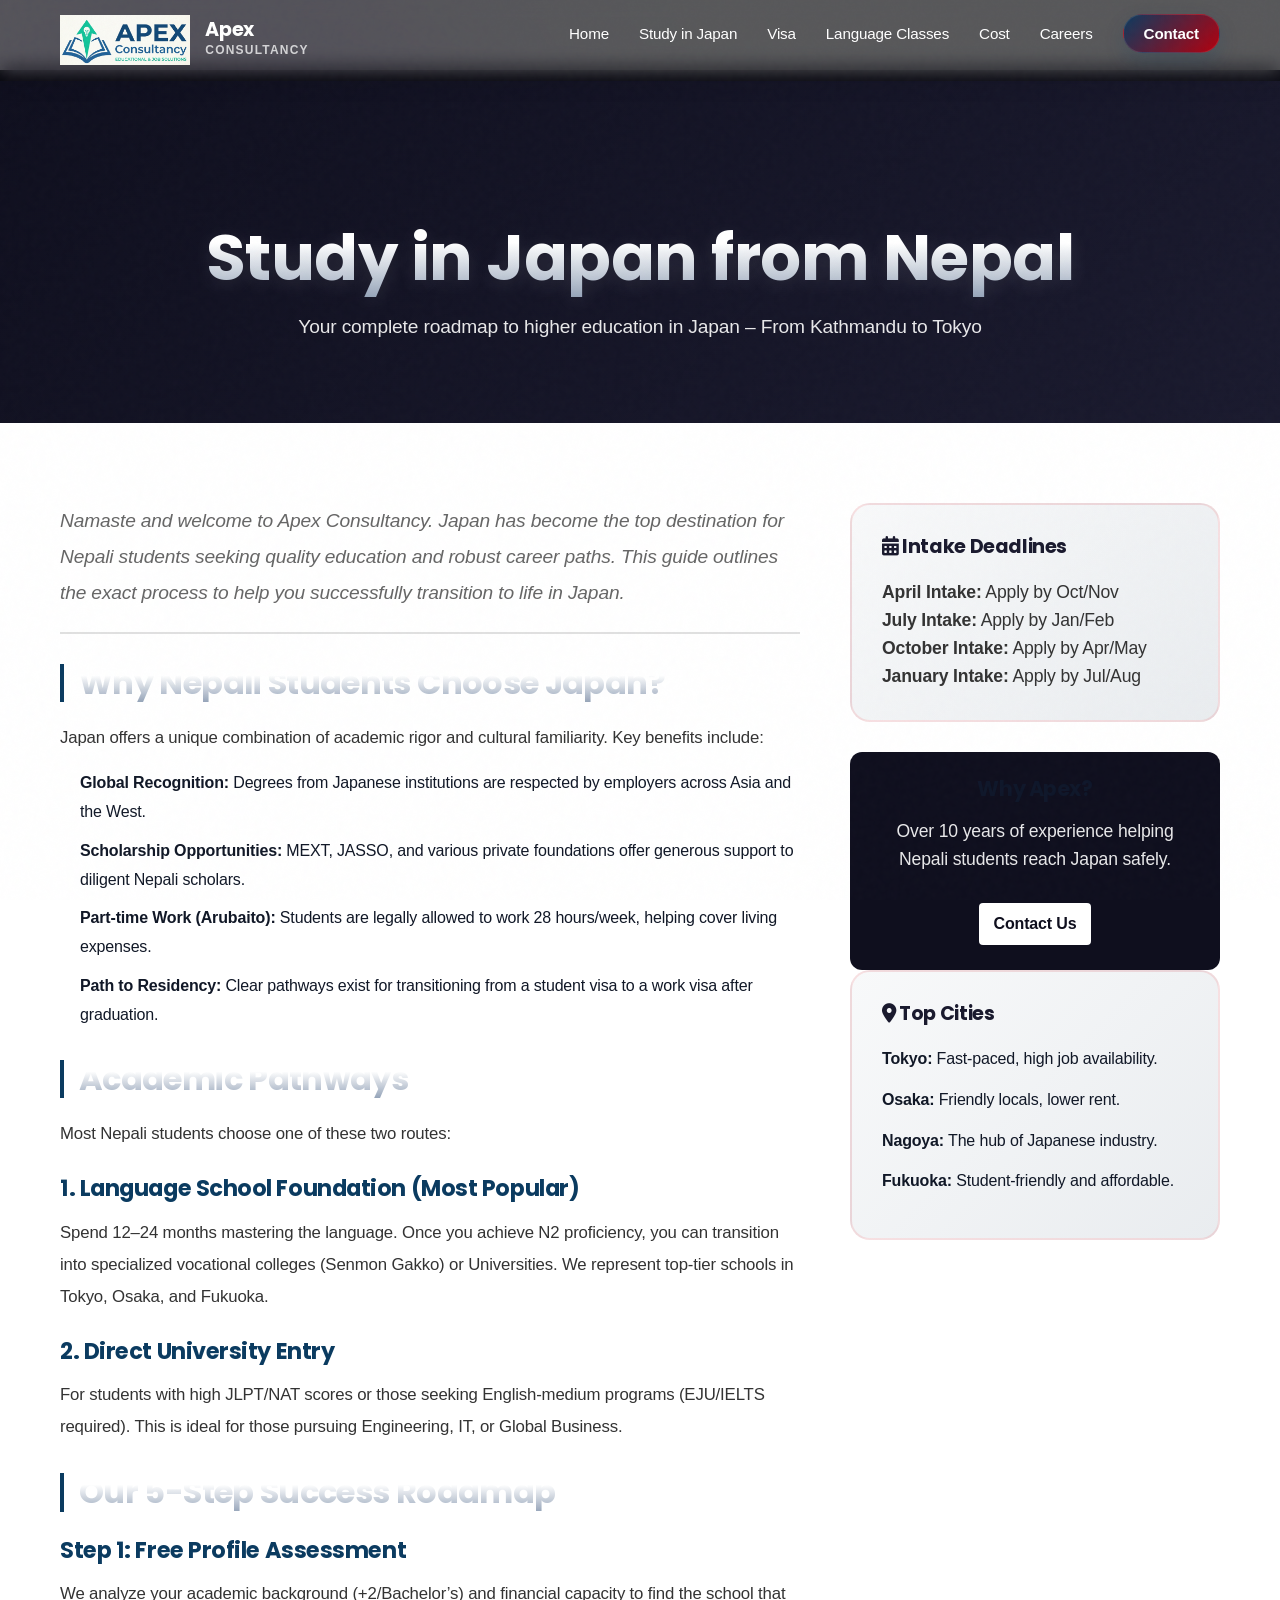
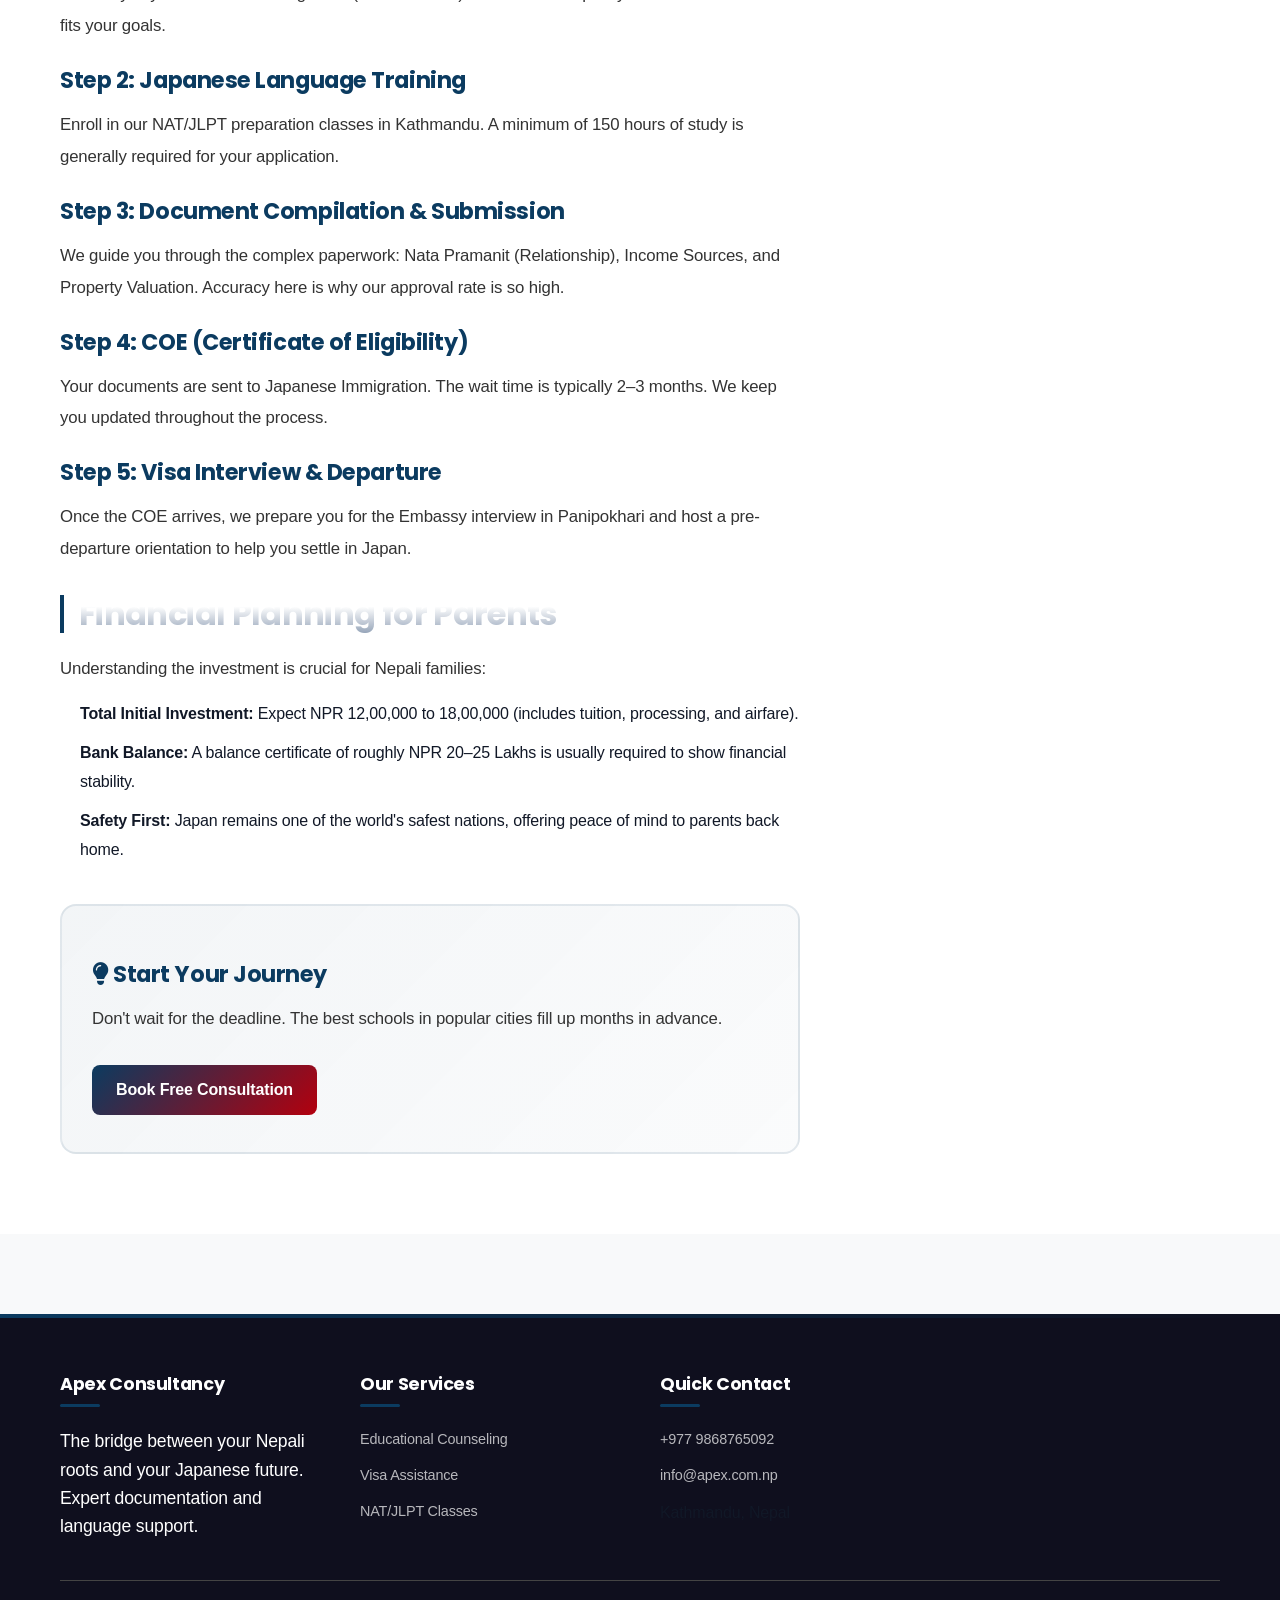
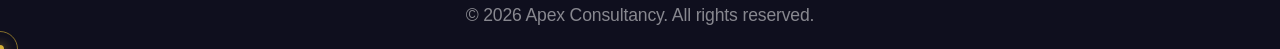
<file: study-in-japan.html>
﻿<!DOCTYPE html>
<html lang="bn">

<head>
    <head>
    <meta charset="UTF-8">
    <meta name="viewport" content="width=device-width, initial-scale=1.0">
    <title>Study in Japan Guide | Apex Consultancy | Premium Education Path</title>
    
    <meta name="description" content="The definitive spatial guide for Nepali students heading to Japan. Strategic university selection, CoE application timelines, and professional student visa guidance.">
    <meta name="keywords" content="Study in Japan from Nepal, Japan Student Visa 2026, Tokyo University Admission, Apex Consultancy Education">
    <link rel="canonical" href="https://skillsync-sudo.github.io/consultancy/study-in-japan.html">

    <link rel="icon" type="image/x-icon" href="favicon.ico">
    <link rel="icon" type="image/png" sizes="32x32" href="favicon-32x32.png">
    <link rel="apple-touch-icon" href="apple-touch-icon.png">

    <meta property="og:title" content="Your Future in Japan | Apex Consultancy">
    <meta property="og:description" content="Explore the 10-year roadmap to success in Japan with our immersive education guide.">
    <meta property="og:url" content="https://skillsync-sudo.github.io/consultancy/study-in-japan.html">
    <meta property="og:image" content="https://skillsync-sudo.github.io/consultancy/logo.jpg">
    <meta name="twitter:card" content="summary_large_image">

    <link rel="preconnect" href="https://fonts.googleapis.com">
    <link rel="preconnect" href="https://fonts.gstatic.com" crossorigin>
    <link href="https://fonts.googleapis.com/css2?family=Poppins:wght@300;400;500;600;700;800&display=swap" rel="stylesheet">
    <link rel="stylesheet" href="https://cdnjs.cloudflare.com/ajax/libs/font-awesome/6.4.0/css/all.min.css">

    <link rel="stylesheet" href="premium-css-enhancements.css"> 
    <link rel="stylesheet" href="style.css"> 
    <link rel="stylesheet" href="spatial-animations.css"> 

    <script type="application/ld+json">
    {
      "@context": "https://schema.org",
      "@type": "EducationalOrganization",
      "name": "Apex Consultancy",
      "url": "https://skillsync-sudo.github.io/consultancy/",
      "logo": "https://skillsync-sudo.github.io/consultancy/logo.jpg",
      "address": {
        "@type": "PostalAddress",
        "addressLocality": "Kathmandu",
        "addressRegion": "Bagmati",
        "addressCountry": "NP"
      },
      "description": "Leading educational consultant for high-achieving students planning their future in Japan."
    }
    </script>
</head>  <style>
        /* [CSS COPIED FROM index.html] */
        :root {
            --primary: #0B3B60;
            --primary-dark: #b3000e;
            --secondary: #1a1a2e;
            --accent: #f4d03f;
            --light: #f8f9fa;
            --dark: #0f0f1e;
            --text: #333;
            --gray: #666;
            --border: #e0e0e0;
        }

        * {
            margin: 0;
            padding: 0;
            box-sizing: border-box;
        }

        html {
            scroll-behavior: smooth;
        }

        body {
            font-family: 'Hind Siliguri', sans-serif;
            background: var(--light);
            color: var(--text);
            line-height: 1.6;
            overflow-x: hidden;
        }

        .header {
            position: fixed;
            top: 0;
            left: 0;
            width: 100%;
            z-index: 1000;
            background: rgba(255, 255, 255, 0.98);
            backdrop-filter: blur(10px);
            box-shadow: 0 2px 20px rgba(0, 0, 0, 0.1);
        }

        .nav-container {
            max-width: 1200px;
            margin: 0 auto;
            padding: 10px 20px;
            display: flex;
            justify-content: space-between;
            align-items: center;
        }

        .logo {
            display: flex;
            align-items: center;
            gap: 15px;
            text-decoration: none;
        }

        .logo img {
            height: 50px;
            width: auto;
        }

        .logo-title {
            font-size: 1.2rem;
            font-weight: 700;
            color: var(--primary);
        }

        .desktop-menu {
            display: flex;
            list-style: none;
            gap: 30px;
            align-items: center;
        }

        .desktop-menu a {
            text-decoration: none;
            color: var(--secondary);
            font-weight: 500;
            font-size: 0.95rem;
            transition: color 0.3s;
        }

        .desktop-menu a:hover {
            color: var(--primary);
        }

        .nav-cta {
            background: linear-gradient(135deg, var(--primary) 0%, var(--primary-dark) 100%);
            color: white !important;
            padding: 10px 20px !important;
            border-radius: 50px;
            font-weight: 600 !important;
        }

        .mobile-toggle {
            display: none;
            flex-direction: column;
            gap: 5px;
            cursor: pointer;
            padding: 10px;
        }

        .mobile-toggle span {
            width: 25px;
            height: 3px;
            background: var(--secondary);
            border-radius: 3px;
        }

        .container {
            max-width: 1200px;
            margin: 0 auto;
            padding: 0 20px;
        }

        .page-header {
            background: linear-gradient(135deg, var(--dark) 0%, var(--secondary) 100%);
            color: white;
            padding: 150px 20px 80px;
            margin-top: 70px;
            text-align: center;
        }

        .page-header h1 {
            font-size: 2.8rem;
            margin-bottom: 15px;
        }

        .page-header p {
            font-size: 1.2rem;
            opacity: 0.9;
            max-width: 700px;
            margin: 0 auto;
        }

        .content-section {
            padding: 80px 20px;
            background: white;
        }

        .content-grid {
            display: grid;
            grid-template-columns: 2fr 1fr;
            gap: 50px;
        }

        .main-content h2 {
            color: var(--secondary);
            font-size: 2rem;
            margin: 30px 0 20px;
            border-left: 4px solid var(--primary);
            padding-left: 15px;
        }

        .main-content h3 {
            color: var(--primary);
            font-size: 1.4rem;
            margin: 25px 0 15px;
        }

        .main-content p {
            color: var(--text);
            line-height: 1.9;
            margin-bottom: 15px;
            font-size: 1.05rem;
        }

        .main-content ul {
            margin-left: 20px;
            margin-bottom: 20px;
        }

        .main-content li {
            margin-bottom: 10px;
            line-height: 1.8;
        }

        .sidebar {
            position: sticky;
            top: 100px;
            height: fit-content;
        }

        .sidebar-box {
            background: linear-gradient(135deg, #f8f9fa 0%, #e9ecef 100%);
            border-radius: 20px;
            padding: 30px;
            margin-bottom: 30px;
            border: 2px solid rgba(230, 0, 18, 0.1);
        }

        .sidebar-box h4 {
            color: var(--secondary);
            margin-bottom: 20px;
            font-size: 1.2rem;
        }

        .sidebar-box ul {
            list-style: none;
        }

        .sidebar-box li {
            margin-bottom: 12px;
        }

        .sidebar-box a {
            color: var(--primary);
            text-decoration: none;
            font-weight: 600;
            display: flex;
            align-items: center;
            gap: 8px;
        }

        .sidebar-box a:hover {
            gap: 12px;
        }

        .cta-box {
            background: linear-gradient(135deg, var(--primary) 0%, var(--primary-dark) 100%);
            color: white;
            padding: 30px;
            border-radius: 20px;
            text-align: center;
        }

        .cta-box h4 {
            margin-bottom: 15px;
            font-size: 1.3rem;
        }

        .cta-box p {
            margin-bottom: 20px;
            opacity: 0.9;
        }

        .btn {
            padding: 12px 25px;
            border-radius: 50px;
            text-decoration: none;
            font-weight: 600;
            display: inline-flex;
            align-items: center;
            gap: 8px;
            transition: all 0.3s;
            border: none;
            cursor: pointer;
            font-family: 'Hind Siliguri', sans-serif;
        }

        .btn-white {
            background: white;
            color: var(--primary);
        }

        .btn-white:hover {
            transform: translateY(-2px);
            box-shadow: 0 5px 15px rgba(0, 0, 0, 0.2);
        }

        .footer {
            background: var(--dark);
            color: white;
            padding: 60px 20px 20px;
            margin-top: 80px;
        }

        .footer-grid {
            display: grid;
            grid-template-columns: repeat(4, 1fr);
            gap: 40px;
            margin-bottom: 40px;
        }

        .footer-column h4 {
            font-size: 1.1rem;
            margin-bottom: 20px;
        }

        .footer-column ul {
            list-style: none;
        }

        .footer-column li {
            margin-bottom: 10px;
        }

        .footer-column a {
            color: rgba(255, 255, 255, 0.7);
            text-decoration: none;
            font-size: 0.9rem;
        }

        .footer-bottom {
            border-top: 1px solid rgba(255, 255, 255, 0.1);
            padding-top: 20px;
            text-align: center;
            color: rgba(255, 255, 255, 0.5);
            font-size: 0.9rem;
        }

        .highlight {
            color: var(--primary);
            font-weight: 600;
        }

        @media (max-width: 992px) {
            .content-grid {
                grid-template-columns: 1fr;
            }

            .sidebar {
                position: static;
            }

            .desktop-menu {
                display: none;
            }

            .mobile-toggle {
                display: flex;
            }

            .page-header h1 {
                font-size: 2rem;
            }

            .footer-grid {
                grid-template-columns: repeat(2, 1fr);
            }
        }

        @media (max-width: 576px) {
            .footer-grid {
                grid-template-columns: 1fr;
            }
        }
    </style>
    <link rel="stylesheet" href="spatial-animations.css">
</head>

<body>
    <header class="header">
    <div class="nav-container">
         <a href="index.html" class="logo">
                <img src="logo.png" alt="Apex educational consultancy">
                <div class="logo-text">
                    <span class="logo-title">Apex</span>
                    <span class="logo-subtitle">Consultancy</span>
                </div>
            </a>
        <nav>
            <ul class="desktop-menu">
                <li><a href="index.html">Home</a></li>
                <li><a href="study-in-japan.html" style="color: var(--primary);">Study in Japan</a></li>
                <li><a href="japan-student-visa.html">Visa</a></li>
                <li><a href="japanese-language-course.html">Language Classes</a></li>
                <li><a href="cost-of-studying-in-japan.html">Cost</a></li>
                <li><a href="jobs.html">Careers</a></li>
                <li><a href="index.html#contact" class="nav-cta">Contact</a></li>
            </ul>
        </nav>
        <div class="mobile-toggle">
            <span></span><span></span><span></span>
        </div>
    </div>
</header>

<section class="page-header">
    <div class="container">
        <h1>Study in Japan from Nepal</h1>
        <p>Your complete roadmap to higher education in Japan – From Kathmandu to Tokyo</p>
    </div>
</section>

<section class="content-section">
    <div class="container">
        <div class="content-grid">
            <div class="main-content">
                <p style="font-size: 1.2rem; color: var(--gray); font-style: italic; border-bottom: 2px solid var(--border); padding-bottom: 20px; margin-bottom: 30px;">
                    Namaste and welcome to Apex Consultancy. Japan has become the top destination for Nepali students seeking quality education and robust career paths. This guide outlines the exact process to help you successfully transition to life in Japan.
                </p>

                <h2>Why Nepali Students Choose Japan?</h2>
                <p>Japan offers a unique combination of academic rigor and cultural familiarity. Key benefits include:</p>
                <ul>
                    <li><strong>Global Recognition:</strong> Degrees from Japanese institutions are respected by employers across Asia and the West.</li>
                    <li><strong>Scholarship Opportunities:</strong> MEXT, JASSO, and various private foundations offer generous support to diligent Nepali scholars.</li>
                    <li><strong>Part-time Work (Arubaito):</strong> Students are legally allowed to work 28 hours/week, helping cover living expenses.</li>
                    <li><strong>Path to Residency:</strong> Clear pathways exist for transitioning from a student visa to a work visa after graduation.</li>
                </ul>

                <h2>Academic Pathways</h2>
                <p>Most Nepali students choose one of these two routes:</p>

                <h3>1. Language School Foundation (Most Popular)</h3>
                <p>Spend 12–24 months mastering the language. Once you achieve N2 proficiency, you can transition into specialized vocational colleges (Senmon Gakko) or Universities. We represent top-tier schools in Tokyo, Osaka, and Fukuoka.</p>

                <h3>2. Direct University Entry</h3>
                <p>For students with high JLPT/NAT scores or those seeking English-medium programs (EJU/IELTS required). This is ideal for those pursuing Engineering, IT, or Global Business.</p>

                <h2>Our 5-Step Success Roadmap</h2>

                <h3>Step 1: Free Profile Assessment</h3>
                <p>We analyze your academic background (+2/Bachelor’s) and financial capacity to find the school that fits your goals.</p>

                <h3>Step 2: Japanese Language Training</h3>
                <p>Enroll in our NAT/JLPT preparation classes in Kathmandu. A minimum of 150 hours of study is generally required for your application.</p>

                <h3>Step 3: Document Compilation & Submission</h3>
                <p>We guide you through the complex paperwork: Nata Pramanit (Relationship), Income Sources, and Property Valuation. Accuracy here is why our approval rate is so high.</p>

                <h3>Step 4: COE (Certificate of Eligibility)</h3>
                <p>Your documents are sent to Japanese Immigration. The wait time is typically 2–3 months. We keep you updated throughout the process.</p>

                <h3>Step 5: Visa Interview & Departure</h3>
                <p>Once the COE arrives, we prepare you for the Embassy interview in Panipokhari and host a pre-departure orientation to help you settle in Japan.</p>

                <h2>Financial Planning for Parents</h2>
                <p>Understanding the investment is crucial for Nepali families:</p>
                <ul>
                    <li><strong>Total Initial Investment:</strong> Expect NPR 12,00,000 to 18,00,000 (includes tuition, processing, and airfare).</li>
                    <li><strong>Bank Balance:</strong> A balance certificate of roughly NPR 20–25 Lakhs is usually required to show financial stability.</li>
                    <li><strong>Safety First:</strong> Japan remains one of the world's safest nations, offering peace of mind to parents back home.</li>
                </ul>

                <div style="background: linear-gradient(135deg, rgba(11,59,96,0.05) 0%, rgba(11,59,96,0.02) 100%); border: 2px solid rgba(11,59,96,0.1); border-radius: 16px; padding: 30px; margin-top: 40px;">
                    <h3 style="color: var(--primary); margin-bottom: 15px;"><i class="fas fa-lightbulb"></i> Start Your Journey</h3>
                    <p>Don't wait for the deadline. The best schools in popular cities fill up months in advance.</p>
                    <a href="https://wa.me/9779868765092?text=I%20want%20to%20book%20a%20free%20consultation%20for%20studying%20in%20Japan." 
                       class="btn" 
                       style="background: linear-gradient(135deg, var(--primary) 0%, var(--primary-dark) 100%); color: white; margin-top: 15px; text-decoration: none; padding: 12px 24px; display: inline-block; border-radius: 8px;">
                       Book Free Consultation
                    </a>
                </div>
            </div>

            <aside class="sidebar">
                <div class="sidebar-box">
                    <h4><i class="fas fa-calendar-alt"></i> Intake Deadlines</h4>
                    <p><strong>April Intake:</strong> Apply by Oct/Nov</p>
                    <p><strong>July Intake:</strong> Apply by Jan/Feb</p>
                    <p><strong>October Intake:</strong> Apply by Apr/May</p>
                    <p><strong>January Intake:</strong> Apply by Jul/Aug</p>
                </div>

                <div class="cta-box" style="background: var(--dark); color: white; padding: 25px; border-radius: 12px;">
                    <h4>Why Apex?</h4>
                    <p>Over 10 years of experience helping Nepali students reach Japan safely.</p>
                    <a href="index.html#contact" class="btn-white" style="color: var(--dark); background: white; padding: 8px 15px; border-radius: 4px; display: inline-block; margin-top: 10px; font-weight: bold;">Contact Us</a>
                </div>

                <div class="sidebar-box">
                    <h4><i class="fas fa-map-marker-alt"></i> Top Cities</h4>
                    <ul>
                        <li><strong>Tokyo:</strong> Fast-paced, high job availability.</li>
                        <li><strong>Osaka:</strong> Friendly locals, lower rent.</li>
                        <li><strong>Nagoya:</strong> The hub of Japanese industry.</li>
                        <li><strong>Fukuoka:</strong> Student-friendly and affordable.</li>
                    </ul>
                </div>
            </aside>
        </div>
    </div>
</section>

<footer class="footer">
    <div class="container">
        <div class="footer-grid">
            <div class="footer-column">
                <h4>Apex Consultancy</h4>
                <p>The bridge between your Nepali roots and your Japanese future. Expert documentation and language support.</p>
            </div>
            <div class="footer-column">
                <h4>Our Services</h4>
                <ul>
                    <li><a href="study-in-japan.html">Educational Counseling</a></li>
                    <li><a href="japan-student-visa.html">Visa Assistance</a></li>
                    <li><a href="japanese-language-course.html">NAT/JLPT Classes</a></li>
                </ul>
            </div>
            <div class="footer-column">
                <h4>Quick Contact</h4>
                <ul>
                    <li><a href="tel:+9779868765092">+977 9868765092</a></li>
                    <li><a href="mailto:info@apex.com.np">info@apex.com.np</a></li>
                    <li>Kathmandu, Nepal</li>
                </ul>
            </div>
        </div>
        <div class="footer-bottom" style="text-align: center; border-top: 1px solid #444; padding-top: 20px; margin-top: 40px;">
            <p>&copy; 2026 Apex Consultancy. All rights reserved.</p>
        </div>
    </div>
</footer>
    <script src="spatial-animations.js"></script>
</body>
</html>
</file>
<file: spatial-animations.css>
/* ============================================================
   SPATIAL ANIMATIONS — APEX CONSULTANCY
   Section-specific premium animations for every page section.
   ============================================================ */

/* ----------------------------------------------------------
   0. BASE REVEAL SYSTEM
   All elements start hidden; JS observer adds .is-revealed
   ---------------------------------------------------------- */
.anim-reveal {
    opacity: 0;
    transform: translateY(50px) scale(0.95);
    transition: opacity 0.85s cubic-bezier(0.45, 0.05, 0.55, 0.95),
                transform 0.85s cubic-bezier(0.45, 0.05, 0.55, 0.95);
    will-change: opacity, transform;
}
.anim-reveal.is-revealed { opacity: 1; transform: translateY(0) scale(1); }

.anim-reveal-left {
    opacity: 0;
    transform: translateX(-60px);
    transition: opacity 0.85s cubic-bezier(0.45, 0.05, 0.55, 0.95),
                transform 0.85s cubic-bezier(0.45, 0.05, 0.55, 0.95);
}
.anim-reveal-left.is-revealed { opacity: 1; transform: translateX(0); }

.anim-reveal-right {
    opacity: 0;
    transform: translateX(60px);
    transition: opacity 0.85s cubic-bezier(0.45, 0.05, 0.55, 0.95),
                transform 0.85s cubic-bezier(0.45, 0.05, 0.55, 0.95);
}
.anim-reveal-right.is-revealed { opacity: 1; transform: translateX(0); }

/* Stagger delays for grids */
.anim-stagger > *:nth-child(1) { transition-delay: 0.05s; }
.anim-stagger > *:nth-child(2) { transition-delay: 0.15s; }
.anim-stagger > *:nth-child(3) { transition-delay: 0.25s; }
.anim-stagger > *:nth-child(4) { transition-delay: 0.35s; }
.anim-stagger > *:nth-child(5) { transition-delay: 0.45s; }
.anim-stagger > *:nth-child(6) { transition-delay: 0.55s; }

/* ----------------------------------------------------------
   1. HERO SECTION — Cinematic Entrance
   ---------------------------------------------------------- */
.hero { position: relative; overflow: hidden; }

/* Animated floating particles behind hero */
.hero::before {
    content: '';
    position: absolute;
    inset: 0;
    background:
        radial-gradient(ellipse 60% 40% at 70% 20%, rgba(11,59,96,0.35) 0%, transparent 60%),
        radial-gradient(ellipse 40% 50% at 20% 80%, rgba(139,92,246,0.2) 0%, transparent 60%),
        radial-gradient(ellipse 50% 30% at 50% 50%, rgba(6,182,212,0.1) 0%, transparent 70%);
    animation: hero-bg-pulse 10s ease-in-out infinite alternate;
    pointer-events: none;
    z-index: 0;
}

@keyframes hero-bg-pulse {
    0%   { opacity: 0.6; transform: scale(1)   rotate(0deg); }
    100% { opacity: 1;   transform: scale(1.05) rotate(2deg); }
}

.hero-content { position: relative; z-index: 2; }

/* Hero badge drops in */
.hero-badge {
    animation: drop-in 0.7s cubic-bezier(0.45, 0.05, 0.55, 0.95) both;
    animation-delay: 0.1s;
}

/* Hero H1 slides up */
.hero h1 {
    animation: slide-up-fade 0.9s cubic-bezier(0.45, 0.05, 0.55, 0.95) both;
    animation-delay: 0.25s;
}

/* Hero paragraph */
.hero p {
    animation: slide-up-fade 0.9s cubic-bezier(0.45, 0.05, 0.55, 0.95) both;
    animation-delay: 0.4s;
}

/* Hero buttons */
.hero-buttons {
    animation: slide-up-fade 0.9s cubic-bezier(0.45, 0.05, 0.55, 0.95) both;
    animation-delay: 0.55s;
}

/* Hero image floats in from right */
.hero-image {
    animation: float-in-right 1.1s cubic-bezier(0.45, 0.05, 0.55, 0.95) both;
    animation-delay: 0.3s;
}

/* Speech bubble pop */
.hero-speech-bubble {
    animation: pop-in 0.6s cubic-bezier(0.45, 0.05, 0.55, 0.95) both;
    animation-delay: 1.2s;
}

@keyframes drop-in {
    from { opacity: 0; transform: translateY(-30px); }
    to   { opacity: 1; transform: translateY(0); }
}
@keyframes slide-up-fade {
    from { opacity: 0; transform: translateY(40px); }
    to   { opacity: 1; transform: translateY(0); }
}
@keyframes float-in-right {
    from { opacity: 0; transform: translateX(80px) scale(0.95); }
    to   { opacity: 1; transform: translateX(0) scale(1); }
}
@keyframes pop-in {
    from { opacity: 0; transform: scale(0.7); }
    to   { opacity: 1; transform: scale(1); }
}

/* Continuous hero image levitation */
.hero-image img {
    animation: gentle-levitate 7s cubic-bezier(0.45, 0.05, 0.55, 0.95) infinite;
}
@keyframes gentle-levitate {
    0%,100% { transform: translateY(0); }
    50%      { transform: translateY(-18px); }
}

/* ----------------------------------------------------------
   2. STATS SECTION — Number Pop + Glow
   ---------------------------------------------------------- */
.stats-section { position: relative; overflow: hidden; }
.stats-section::before {
    content: '';
    position: absolute;
    inset: 0;
    background: linear-gradient(135deg, rgba(11,59,96,0.06) 0%, rgba(6,182,212,0.04) 100%);
    pointer-events: none;
}

.stat-box {
    position: relative;
    overflow: hidden;
    transition: transform 0.5s cubic-bezier(0.45,0.05,0.55,0.95),
                box-shadow 0.5s cubic-bezier(0.45,0.05,0.55,0.95);
}
.stat-box:hover {
    transform: translateY(-10px) scale(1.03);
    box-shadow: 0 20px 60px rgba(6,182,212,0.2), var(--glass-shadow, 0 8px 32px rgba(0,0,0,0.8));
}

/* Stat icon spins on hover */
.stat-box:hover .stat-icon {
    animation: icon-spin 0.6s cubic-bezier(0.45, 0.05, 0.55, 0.95);
}
@keyframes icon-spin {
    0%   { transform: rotate(0deg) scale(1); }
    50%  { transform: rotate(15deg) scale(1.2); }
    100% { transform: rotate(0deg) scale(1); }
}

/* Gold glow on stat number */
.stat-number {
    background: linear-gradient(to bottom, #FFFFFF 30%, #D4AF37 100%);
    -webkit-background-clip: text;
    -webkit-text-fill-color: transparent;
    background-clip: text;
    filter: drop-shadow(0 0 8px rgba(212,175,55,0.4));
}

/* ----------------------------------------------------------
   3. CHAIRMAN SECTION — Parallax Slide
   ---------------------------------------------------------- */
.chairman-section { position: relative; overflow: hidden; }

.chairman-image {
    position: relative;
}
.chairman-image::after {
    content: '';
    position: absolute;
    inset: -4px;
    border-radius: inherit;
    background: conic-gradient(from 0deg, #D4AF37, #0B3B60, #06B6D4, #D4AF37);
    z-index: -1;
    animation: border-spin 6s linear infinite;
    border-radius: 50%;
    opacity: 0.6;
}
@keyframes border-spin {
    from { transform: rotate(0deg); }
    to   { transform: rotate(360deg); }
}

.chairman-stats .stat-item {
    transition: transform 0.4s cubic-bezier(0.45,0.05,0.55,0.95);
}
.chairman-stats .stat-item:hover { transform: translateY(-6px); }

/* ----------------------------------------------------------
   4. SERVICES SECTION — 3D Card Tilt
   ---------------------------------------------------------- */
.service-card {
    transform-origin: center;
    transition: transform 0.5s cubic-bezier(0.45,0.05,0.55,0.95),
                box-shadow 0.5s cubic-bezier(0.45,0.05,0.55,0.95);
    cursor: default;
}
.service-card:hover {
    transform: translateY(-12px) rotateX(3deg);
    box-shadow: 0 30px 80px rgba(11,59,96,0.4),
                0 0 40px rgba(6,182,212,0.15),
                inset 0 0 0 1px rgba(255,255,255,0.1);
}

/* Icon pulse on hover */
.service-icon {
    transition: transform 0.4s cubic-bezier(0.45,0.05,0.55,0.95),
                color 0.4s ease,
                filter 0.4s ease;
}
.service-card:hover .service-icon {
    transform: scale(1.2) rotate(-5deg);
    filter: drop-shadow(0 0 12px rgba(212,175,55,0.6));
    color: #D4AF37;
}

/* Gold underline on card heading */
.service-card h3 {
    position: relative;
    display: inline-block;
}
.service-card h3::after {
    content: '';
    position: absolute;
    bottom: -4px; left: 0;
    width: 0; height: 2px;
    background: linear-gradient(to right, #D4AF37, #0B3B60);
    transition: width 0.5s cubic-bezier(0.45,0.05,0.55,0.95);
}
.service-card:hover h3::after { width: 100%; }

/* ----------------------------------------------------------
   5. PROCESS SECTION — Sequential Step Reveal
   ---------------------------------------------------------- */
.process-steps { perspective: 1000px; }

.step {
    position: relative;
    transition: transform 0.5s cubic-bezier(0.45,0.05,0.55,0.95),
                box-shadow 0.5s cubic-bezier(0.45,0.05,0.55,0.95);
}
.step:hover {
    transform: translateY(-8px) scale(1.02);
    box-shadow: 0 20px 50px rgba(11,59,96,0.3);
}

/* Step number ring animation */
.step-number {
    position: relative;
    transition: all 0.4s cubic-bezier(0.45,0.05,0.55,0.95);
}
.step:hover .step-number {
    background: linear-gradient(135deg, #D4AF37, #0B3B60);
    box-shadow: 0 0 25px rgba(212,175,55,0.5);
    transform: scale(1.15) rotate(10deg);
}

/* Connector line draw animation */
.step::after {
    content: '';
    position: absolute;
    top: 50%; right: -30px;
    width: 0; height: 2px;
    background: linear-gradient(to right, #D4AF37, transparent);
    transition: width 1s cubic-bezier(0.45,0.05,0.55,0.95) 0.3s;
}
.step.is-revealed::after { width: 30px; }

/* ----------------------------------------------------------
   6. COURSES SECTION — Glass Flip Card
   ---------------------------------------------------------- */
.course-card {
    transition: transform 0.6s cubic-bezier(0.45,0.05,0.55,0.95),
                box-shadow 0.6s cubic-bezier(0.45,0.05,0.55,0.95);
}
.course-card:hover {
    transform: translateY(-14px) scale(1.02);
    box-shadow: 0 40px 100px rgba(11,59,96,0.5),
                0 0 60px rgba(212,175,55,0.1);
}

/* Course badge shimmer */
.course-badge {
    position: relative;
    overflow: hidden;
}
.course-badge::after {
    content: '';
    position: absolute;
    top: 0; left: -100%;
    width: 60%; height: 100%;
    background: linear-gradient(to right, transparent, rgba(255,255,255,0.4), transparent);
    animation: badge-shimmer 3s infinite;
}
@keyframes badge-shimmer {
    0%   { left: -100%; }
    100% { left: 200%; }
}

/* Price tag glow on hover */
.price-value {
    transition: color 0.4s ease, filter 0.4s ease;
}
.course-card:hover .price-value {
    color: #D4AF37;
    filter: drop-shadow(0 0 8px rgba(212,175,55,0.5));
}

/* Enroll button liquid fill */
.btn-enroll {
    position: relative;
    overflow: hidden;
    transition: transform 0.4s cubic-bezier(0.45,0.05,0.55,0.95),
                box-shadow 0.4s cubic-bezier(0.45,0.05,0.55,0.95);
    z-index: 1;
}
.btn-enroll::before {
    content: '';
    position: absolute;
    inset: 0;
    background: linear-gradient(135deg, #D4AF37, #0B3B60);
    transform: scaleX(0);
    transform-origin: left;
    transition: transform 0.4s cubic-bezier(0.45,0.05,0.55,0.95);
    z-index: -1;
}
.btn-enroll:hover::before { transform: scaleX(1); }
.btn-enroll:hover {
    color: #fff;
    box-shadow: 0 0 30px rgba(212,175,55,0.4);
}

/* ----------------------------------------------------------
   7. GALLERY SECTION — Masonry Reveal + Zoom
   ---------------------------------------------------------- */
.gallery-item {
    overflow: hidden;
    border-radius: 12px;
    transition: transform 0.5s cubic-bezier(0.45,0.05,0.55,0.95),
                box-shadow 0.5s cubic-bezier(0.45,0.05,0.55,0.95);
}
.gallery-item:hover {
    transform: scale(1.04);
    box-shadow: 0 20px 60px rgba(11,59,96,0.5);
}
.gallery-item img {
    transition: transform 0.7s cubic-bezier(0.45,0.05,0.55,0.95);
}
.gallery-item:hover img { transform: scale(1.1); }

.gallery-overlay {
    background: linear-gradient(to top, rgba(2,2,5,0.9) 0%, transparent 100%);
    transition: opacity 0.4s cubic-bezier(0.45,0.05,0.55,0.95);
}

/* Filter button gold highlight */
.gallery-filter {
    transition: all 0.35s cubic-bezier(0.45,0.05,0.55,0.95);
}
.gallery-filter.active, .gallery-filter:hover {
    background: linear-gradient(135deg, #D4AF37, #0B3B60);
    color: #fff;
    box-shadow: 0 4px 20px rgba(212,175,55,0.3);
    transform: translateY(-2px);
}

/* ----------------------------------------------------------
   8. TESTIMONIALS SECTION — Hover Lift + Quote Glow
   ---------------------------------------------------------- */
.testimonial-card {
    transition: transform 0.5s cubic-bezier(0.45,0.05,0.55,0.95),
                box-shadow 0.5s cubic-bezier(0.45,0.05,0.55,0.95);
}
.testimonial-card:hover {
    transform: translateY(-10px);
    box-shadow: 0 30px 80px rgba(11,59,96,0.4);
}

/* Avatar ring pulse */
.testimonial-avatar {
    transition: box-shadow 0.4s ease, transform 0.4s cubic-bezier(0.45,0.05,0.55,0.95);
}
.testimonial-card:hover .testimonial-avatar {
    transform: scale(1.08);
    box-shadow: 0 0 0 4px #D4AF37, 0 0 20px rgba(212,175,55,0.4);
}

/* Star rating twinkle on hover */
.testimonial-rating i {
    transition: transform 0.3s cubic-bezier(0.45,0.05,0.55,0.95), color 0.3s ease;
}
.testimonial-card:hover .testimonial-rating i {
    animation: star-twinkle 0.6s cubic-bezier(0.45,0.05,0.55,0.95) both;
}
.testimonial-card:hover .testimonial-rating i:nth-child(1) { animation-delay: 0.00s; }
.testimonial-card:hover .testimonial-rating i:nth-child(2) { animation-delay: 0.05s; }
.testimonial-card:hover .testimonial-rating i:nth-child(3) { animation-delay: 0.10s; }
.testimonial-card:hover .testimonial-rating i:nth-child(4) { animation-delay: 0.15s; }
.testimonial-card:hover .testimonial-rating i:nth-child(5) { animation-delay: 0.20s; }
@keyframes star-twinkle {
    0%   { transform: scale(1); color: inherit; }
    50%  { transform: scale(1.4) rotate(15deg); color: #D4AF37; }
    100% { transform: scale(1); }
}

/* ----------------------------------------------------------
   9. CONSULTATION / CTA SECTION — Pulse Glow
   ---------------------------------------------------------- */
.consultation-section { position: relative; overflow: hidden; }
.consultation-section::before {
    content: '';
    position: absolute;
    inset: -50%;
    background: radial-gradient(ellipse 60% 50% at 50% 50%, rgba(212,175,55,0.07) 0%, transparent 70%);
    animation: cta-pulse 5s ease-in-out infinite;
    pointer-events: none;
}
@keyframes cta-pulse {
    0%,100% { transform: scale(1); opacity: 0.5; }
    50%      { transform: scale(1.15); opacity: 1; }
}

.consultation-icon {
    animation: icon-breathe 3s cubic-bezier(0.45,0.05,0.55,0.95) infinite;
    filter: drop-shadow(0 0 20px rgba(212,175,55,0.5));
}
@keyframes icon-breathe {
    0%,100% { transform: scale(1); }
    50%      { transform: scale(1.12); }
}

/* ----------------------------------------------------------
   10. GOAL SECTION — Highlight Text Reveal
   ---------------------------------------------------------- */
.goal-section .highlight {
    position: relative;
    display: inline;
    background: linear-gradient(to bottom, #FFFFFF 20%, #D4AF37 100%);
    -webkit-background-clip: text;
    -webkit-text-fill-color: transparent;
    background-clip: text;
}

/* ----------------------------------------------------------
   11. CONTACT / FOOTER SECTION — Links Glow
   ---------------------------------------------------------- */
.social-links a, .footer-link {
    transition: transform 0.35s cubic-bezier(0.45,0.05,0.55,0.95),
                color 0.35s ease,
                filter 0.35s ease;
}
.social-links a:hover, .footer-link:hover {
    transform: translateY(-4px) scale(1.1);
    color: #D4AF37;
    filter: drop-shadow(0 0 8px rgba(212,175,55,0.6));
}

/* ----------------------------------------------------------
   12. HEADER — Transparent → Glass on Scroll (override)
   ---------------------------------------------------------- */
.header {
    background: rgba(2, 2, 5, 0.65) !important;
    color: white !important;
    transition: background 0.5s cubic-bezier(0.45,0.05,0.55,0.95),
                box-shadow 0.5s cubic-bezier(0.45,0.05,0.55,0.95),
                border-color 0.5s cubic-bezier(0.45,0.05,0.55,0.95);
}
.header .logo-title,
.header .logo-subtitle,
.header .desktop-menu a,
.header .mobile-menu a,
.header .mobile-toggle span {
    color: white !important;
}
.header .logo-subtitle {
    color: rgba(255,255,255,0.75) !important;
}
.header.scrolled {
    background: rgba(255, 255, 255, 0.92) !important;
    backdrop-filter: blur(18px) saturate(180%) !important;
    -webkit-backdrop-filter: blur(18px) saturate(180%) !important;
    border-bottom: 1px solid rgba(15, 23, 42, 0.08) !important;
    box-shadow: 0 8px 24px rgba(15, 23, 42, 0.12) !important;
}
.header.scrolled .desktop-menu a,
.header.scrolled .mobile-menu a {
    color: var(--neutral-800) !important;
}
.header.scrolled .desktop-menu a:hover,
.header.scrolled .mobile-menu a:hover {
    color: var(--primary) !important;
}
.header.scrolled .logo-title {
    color: var(--primary) !important;
}
.header.scrolled .logo-subtitle {
    color: var(--neutral-500) !important;
}

/* Nav link hover glow */
.desktop-menu a {
    transition: color 0.3s cubic-bezier(0.45,0.05,0.55,0.95),
                text-shadow 0.3s ease;
}
.desktop-menu a:hover {
    color: #D4AF37 !important;
    text-shadow: 0 0 12px rgba(212,175,55,0.5);
}

/* ----------------------------------------------------------
   13. PAGE-HEADER (Inner Pages) — Beam Sweep
   ---------------------------------------------------------- */
.page-header {
    position: relative;
    overflow: hidden;
}
.page-header::after {
    content: '';
    position: absolute;
    top: 0; left: -100%;
    width: 50%; height: 100%;
    background: linear-gradient(to right, transparent, rgba(255,255,255,0.04), transparent);
    animation: page-header-sweep 6s cubic-bezier(0.45,0.05,0.55,0.95) infinite;
    transform: skewX(-20deg);
    pointer-events: none;
}
@keyframes page-header-sweep {
    0%   { left: -100%; }
    30%, 100% { left: 200%; }
}

/* ----------------------------------------------------------
   14. PROMO BANNER — Attention Pulse
   ---------------------------------------------------------- */
.promo-banner {
    animation: promo-attention 4s cubic-bezier(0.45,0.05,0.55,0.95) infinite;
}
@keyframes promo-attention {
    0%,100% { box-shadow: 0 0 0 0 rgba(212,175,55,0); }
    50%      { box-shadow: 0 0 30px 6px rgba(212,175,55,0.25); }
}

/* ----------------------------------------------------------
   15. FAQ / ACCORDION — Smooth Expand
   ---------------------------------------------------------- */
.faq-answer, .accordion-content {
    transition: max-height 0.6s cubic-bezier(0.45,0.05,0.55,0.95),
                opacity 0.5s cubic-bezier(0.45,0.05,0.55,0.95);
}

.faq-item, .accordion-item {
    transition: box-shadow 0.4s cubic-bezier(0.45,0.05,0.55,0.95),
                border-color 0.4s ease;
}
.faq-item:hover, .accordion-item:hover {
    box-shadow: 0 8px 30px rgba(11,59,96,0.3);
    border-color: rgba(212,175,55,0.3);
}

/* ----------------------------------------------------------
   16. MOBILE MENU — Slide Down with Blur
   ---------------------------------------------------------- */
.mobile-menu.active {
    background: rgba(2, 2, 5, 0.9) !important;
    backdrop-filter: blur(40px) saturate(200%) !important;
    -webkit-backdrop-filter: blur(40px) saturate(200%) !important;
    border: 1px solid rgba(255,255,255,0.08) !important;
}
.mobile-menu a:hover {
    background: rgba(212,175,55,0.08) !important;
    color: #D4AF37 !important;
}

/* ----------------------------------------------------------
   17. SCROLL PROGRESS BAR — Gold Thin Line at Top
   ---------------------------------------------------------- */
#scroll-progress-bar {
    position: fixed;
    top: 0; left: 0;
    height: 2px;
    width: 0%;
    background: linear-gradient(to right, #0B3B60, #D4AF37, #06B6D4);
    z-index: 9999;
    transition: width 0.1s linear;
    box-shadow: 0 0 8px rgba(212,175,55,0.6);
}

/* ----------------------------------------------------------
   18. CUSTOM CURSOR DOT
   ---------------------------------------------------------- */
#cursor-dot {
    position: fixed;
    width: 8px; height: 8px;
    background: #D4AF37;
    border-radius: 50%;
    pointer-events: none;
    z-index: 99999;
    transform: translate(-50%, -50%);
    transition: transform 0.1s linear, opacity 0.3s ease;
    box-shadow: 0 0 12px rgba(212,175,55,0.8);
}
#cursor-ring {
    position: fixed;
    width: 36px; height: 36px;
    border: 1.5px solid rgba(212,175,55,0.6);
    border-radius: 50%;
    pointer-events: none;
    z-index: 99998;
    transform: translate(-50%, -50%);
    transition: width 0.3s cubic-bezier(0.45,0.05,0.55,0.95),
                height 0.3s cubic-bezier(0.45,0.05,0.55,0.95),
                left 0.12s cubic-bezier(0.45,0.05,0.55,0.95),
                top 0.12s cubic-bezier(0.45,0.05,0.55,0.95),
                opacity 0.3s ease;
}
body:has(a:hover) #cursor-ring,
body:has(button:hover) #cursor-ring {
    width: 56px; height: 56px;
    border-color: rgba(212,175,55,1);
}

/* ==========================================================
   19. MOBILE PERFORMANCE OPTIMIZATIONS
   ========================================================== */
@media screen and (max-width: 768px) {
    /* Hide the custom cursor completely on mobile */
    #cursor-dot, #cursor-ring {
        display: none !important;
    }

    /* Disable infinite particle animations / pulses / levitations */
    .hero::before, .consultation-section::before, .page-header::after {
        display: none !important;
        animation: none !important;
    }
    
    .hero-image img, .consultation-icon, .promo-banner {
        animation: none !important;
    }

    /* Reduce blur on header and mobile menu for better rendering */
    .header.scrolled, .mobile-menu.active {
        backdrop-filter: blur(10px) saturate(150%) !important;
        -webkit-backdrop-filter: blur(10px) saturate(150%) !important;
    }

    /* Simplify reveal animations */
    .anim-reveal, .anim-reveal-left, .anim-reveal-right {
        transition-duration: 0.5s !important;
        transform: translateY(20px) scale(0.98); /* Less movement */
    }

    /* Disable hover 3D transforms which may jitter on scroll */
    .service-card:hover, .course-card:hover, .gallery-item:hover, .testimonial-card:hover, .feature-card:hover {
        transform: none !important;
        box-shadow: var(--shadow-sm) !important;
    }

    /* Hide custom cursor on mobile */
    #cursor-dot, #cursor-ring {
        display: none !important;
    }

    /* Reduce box shadows and transforms on heavy elements */
    .service-card, .course-card, .stat-box, .testimonial-card, .feature-card {
        transition: transform 0.3s ease, box-shadow 0.3s ease !important;
        will-change: auto !important;
    }
}
</file>
<file: premium-css-enhancements.css>
/* ============================================================================
   PREMIUM COLOR GRADING SYSTEM - JAPANESE EDUCATION WEBSITE
   ============================================================================
   
   This CSS file provides a modern, premium color grading system that enhances
   the visual design of the education website while preserving all HTML structure.
   
   Color Palette:
   - Primary: #1E3A8A (Deep Indigo Blue)
   - Secondary: #7C3AED (Modern Purple)
   - Accent: #EF4444 (Soft Japanese Red)
   - Background: #F8FAFC (Soft Clean White)
   - Text: #111827 (Dark Modern Text)
   
   ============================================================================ */

:root {
    /* NEW PREMIUM COLOR SYSTEM */
    --primary-new: #1E3A8A;           /* Deep Indigo Blue */
    --secondary-new: #7C3AED;         /* Modern Purple */
    --accent-new: #EF4444;            /* Soft Japanese Red */
    --bg-new: #F8FAFC;                /* Soft Clean White */
    --text-new: #111827;              /* Dark Modern Text */
    
    /* Extended Color Palette */
    --primary-light: #3B5BDB;         /* Light Indigo */
    --primary-lighter: #5B7FE8;       /* Lighter Indigo */
    --secondary-light: #A78BFA;       /* Light Purple */
    --accent-light: #F87171;          /* Light Red */
    --accent-lighter: #FCA5A5;        /* Lighter Red */
    
    /* Neutral Grays - Premium Refined */
    --gray-50: #F9FAFB;
    --gray-100: #F3F4F6;
    --gray-200: #E5E7EB;
    --gray-300: #D1D5DB;
    --gray-400: #9CA3AF;
    --gray-500: #6B7280;
    --gray-600: #4B5563;
    --gray-700: #374151;
    --gray-800: #1F2937;
    --gray-900: #111827;
    
    /* Semantic Colors */
    --success: #10B981;
    --warning: #F59E0B;
    --error: #EF4444;
    --info: #3B82F6;
    
    /* Premium Gradients */
    --gradient-primary: linear-gradient(135deg, #1E3A8A 0%, #3B5BDB 100%);
    --gradient-secondary: linear-gradient(135deg, #7C3AED 0%, #A78BFA 100%);
    --gradient-accent: linear-gradient(135deg, #EF4444 0%, #F87171 100%);
    --gradient-soft: linear-gradient(135deg, #F8FAFC 0%, #F3F4F6 100%);
    --gradient-mixed: linear-gradient(135deg, #1E3A8A 0%, #7C3AED 50%, #EF4444 100%);
    
    /* Enhanced Shadows */
    --shadow-xs: 0 1px 2px 0 rgba(30, 58, 138, 0.05);
    --shadow-sm: 0 2px 4px 0 rgba(30, 58, 138, 0.08);
    --shadow-md: 0 4px 12px 0 rgba(30, 58, 138, 0.12);
    --shadow-lg: 0 12px 24px 0 rgba(30, 58, 138, 0.15);
    --shadow-xl: 0 20px 40px 0 rgba(30, 58, 138, 0.2);
    --shadow-2xl: 0 30px 60px 0 rgba(30, 58, 138, 0.25);
    --shadow-glow: 0 0 30px rgba(124, 58, 237, 0.15);
    
    /* Transitions */
    --transition-fast: 150ms cubic-bezier(0.4, 0, 0.2, 1);
    --transition-base: 300ms cubic-bezier(0.4, 0, 0.2, 1);
    --transition-slow: 500ms cubic-bezier(0.4, 0, 0.2, 1);
}

/* ============================================================================
   GLOBAL OVERRIDES - Maintain existing structure, enhance colors
   ============================================================================ */

body {
    background-color: var(--bg-new);
    color: var(--text-new);
}

/* ============================================================================
   NAVBAR & HEADER ENHANCEMENTS
   ============================================================================ */

.navbar {
    background: linear-gradient(180deg, #FFFFFF 0%, #F9FAFB 100%);
    border-bottom: 1px solid rgba(30, 58, 138, 0.08);
    box-shadow: 0 2px 8px rgba(30, 58, 138, 0.06);
    transition: all var(--transition-base);
}

.navbar:hover {
    box-shadow: 0 4px 16px rgba(30, 58, 138, 0.1);
}

.navbar-brand {
    color: var(--primary-new);
    font-weight: 700;
    letter-spacing: -0.5px;
}

.navbar-brand:hover {
    color: var(--secondary-new);
}

/* ============================================================================
   BUTTON ENHANCEMENTS
   ============================================================================ */

.btn-primary {
    background: var(--gradient-primary);
    color: white;
    border: none;
    box-shadow: var(--shadow-md);
    transition: all var(--transition-base);
    font-weight: 600;
}

.btn-primary:hover {
    transform: translateY(-2px);
    box-shadow: var(--shadow-lg);
    background: linear-gradient(135deg, #1E3A8A 0%, #2E4A9E 100%);
}

.btn-primary:active {
    transform: translateY(0);
    box-shadow: var(--shadow-md);
}

.btn-secondary {
    background: var(--gradient-secondary);
    color: white;
    border: none;
    box-shadow: var(--shadow-md);
    transition: all var(--transition-base);
    font-weight: 600;
}

.btn-secondary:hover {
    transform: translateY(-2px);
    box-shadow: var(--shadow-lg);
    background: linear-gradient(135deg, #7C3AED 0%, #8B5CF6 100%);
}

.btn-secondary:active {
    transform: translateY(0);
    box-shadow: var(--shadow-md);
}

.btn-accent {
    background: var(--gradient-accent);
    color: white;
    border: none;
    box-shadow: var(--shadow-md);
    transition: all var(--transition-base);
    font-weight: 600;
}

.btn-accent:hover {
    transform: translateY(-2px);
    box-shadow: var(--shadow-lg);
    background: linear-gradient(135deg, #EF4444 0%, #F97316 100%);
}

.btn-outline {
    border: 2px solid var(--primary-new);
    color: var(--primary-new);
    background: transparent;
    transition: all var(--transition-base);
    font-weight: 600;
}

.btn-outline:hover {
    background: var(--primary-new);
    color: white;
    box-shadow: var(--shadow-md);
}

/* ============================================================================
   SECTION BACKGROUNDS & SEPARATIONS
   ============================================================================ */

.section {
    position: relative;
    transition: background-color var(--transition-base);
}

.section:nth-child(odd) {
    background: var(--bg-new);
}

.section:nth-child(even) {
    background: linear-gradient(180deg, #F9FAFB 0%, #F3F4F6 100%);
}

.section-header {
    color: var(--text-new);
}

.section-header h2 {
    background: linear-gradient(135deg, var(--primary-new) 0%, var(--secondary-new) 100%);
    -webkit-background-clip: text;
    -webkit-text-fill-color: transparent;
    background-clip: text;
    font-weight: 800;
    letter-spacing: -1px;
}

.section-tag {
    background: linear-gradient(135deg, rgba(124, 58, 237, 0.1) 0%, rgba(239, 68, 68, 0.1) 100%);
    color: var(--secondary-new);
    border: 1px solid rgba(124, 58, 237, 0.2);
    border-radius: 9999px;
    padding: 6px 16px;
    font-weight: 600;
    font-size: 0.875rem;
}

/* ============================================================================
   CARD & COMPONENT ENHANCEMENTS
   ============================================================================ */

.card {
    background: white;
    border: 1px solid rgba(30, 58, 138, 0.08);
    border-radius: 12px;
    box-shadow: var(--shadow-sm);
    transition: all var(--transition-base);
    overflow: hidden;
}

.card:hover {
    border-color: rgba(124, 58, 237, 0.2);
    box-shadow: var(--shadow-lg);
    transform: translateY(-4px);
}

.card-header {
    background: linear-gradient(135deg, rgba(30, 58, 138, 0.05) 0%, rgba(124, 58, 237, 0.05) 100%);
    border-bottom: 1px solid rgba(30, 58, 138, 0.08);
    padding: 20px;
    color: var(--primary-new);
    font-weight: 700;
}

.card-body {
    padding: 24px;
    color: var(--text-new);
}

.card-footer {
    background: linear-gradient(180deg, #F9FAFB 0%, #F3F4F6 100%);
    border-top: 1px solid rgba(30, 58, 138, 0.08);
    padding: 16px 24px;
}

/* ============================================================================
   FEATURE CARDS & BOXES
   ============================================================================ */

.feature-card {
    background: white;
    border: 1px solid rgba(30, 58, 138, 0.08);
    border-radius: 16px;
    padding: 32px;
    box-shadow: var(--shadow-sm);
    transition: all var(--transition-base);
    position: relative;
    overflow: hidden;
}

.feature-card::before {
    content: '';
    position: absolute;
    top: 0;
    left: 0;
    right: 0;
    height: 4px;
    background: var(--gradient-primary);
    opacity: 0;
    transition: opacity var(--transition-base);
}

.feature-card:hover {
    border-color: rgba(124, 58, 237, 0.3);
    box-shadow: var(--shadow-lg);
    transform: translateY(-8px);
}

.feature-card:hover::before {
    opacity: 1;
}

.feature-icon {
    width: 56px;
    height: 56px;
    background: linear-gradient(135deg, rgba(30, 58, 138, 0.1) 0%, rgba(124, 58, 237, 0.1) 100%);
    border-radius: 12px;
    display: flex;
    align-items: center;
    justify-content: center;
    color: var(--primary-new);
    font-size: 28px;
    margin-bottom: 16px;
    transition: all var(--transition-base);
}

.feature-card:hover .feature-icon {
    background: linear-gradient(135deg, var(--primary-new) 0%, var(--secondary-new) 100%);
    color: white;
    transform: scale(1.1) rotate(5deg);
}

/* ============================================================================
   TESTIMONIAL & QUOTE SECTIONS
   ============================================================================ */

.testimonial {
    background: linear-gradient(135deg, rgba(30, 58, 138, 0.05) 0%, rgba(124, 58, 237, 0.05) 100%);
    border-left: 4px solid var(--secondary-new);
    border-radius: 8px;
    padding: 24px;
    transition: all var(--transition-base);
}

.testimonial:hover {
    box-shadow: var(--shadow-md);
    transform: translateX(4px);
}

.testimonial-author {
    color: var(--primary-new);
    font-weight: 700;
}

/* ============================================================================
   PROGRESS BARS & INDICATORS
   ============================================================================ */

.progress-bar {
    background: var(--gradient-primary);
    border-radius: 9999px;
    height: 8px;
    overflow: hidden;
    box-shadow: var(--shadow-sm);
}

.progress-bar::after {
    content: '';
    display: block;
    width: 100%;
    height: 100%;;
    background: linear-gradient(90deg, transparent, rgba(255, 255, 255, 0.3), transparent);
    animation: shimmer 2s infinite;
}

@keyframes shimmer {
    0% { transform: translateX(-100%); }
    100% { transform: translateX(100%); }
}

.progress-track {
    background: var(--gray-200);
    border-radius: 9999px;
    height: 8px;
    overflow: hidden;
}

/* ============================================================================
   BADGE & LABEL ENHANCEMENTS
   ============================================================================ */

.badge {
    border-radius: 9999px;
    font-weight: 600;
    font-size: 0.875rem;
    padding: 6px 12px;
    transition: all var(--transition-base);
}

.badge-primary {
    background: linear-gradient(135deg, rgba(30, 58, 138, 0.1) 0%, rgba(59, 91, 219, 0.1) 100%);
    color: var(--primary-new);
    border: 1px solid rgba(30, 58, 138, 0.2);
}

.badge-secondary {
    background: linear-gradient(135deg, rgba(124, 58, 237, 0.1) 0%, rgba(167, 139, 250, 0.1) 100%);
    color: var(--secondary-new);
    border: 1px solid rgba(124, 58, 237, 0.2);
}

.badge-success {
    background: linear-gradient(135deg, rgba(16, 185, 129, 0.1) 0%, rgba(52, 211, 153, 0.1) 100%);
    color: var(--success);
    border: 1px solid rgba(16, 185, 129, 0.2);
}

.badge-warning {
    background: linear-gradient(135deg, rgba(245, 158, 11, 0.1) 0%, rgba(251, 191, 36, 0.1) 100%);
    color: var(--warning);
    border: 1px solid rgba(245, 158, 11, 0.2);
}

.badge-error {
    background: linear-gradient(135deg, rgba(239, 68, 68, 0.1) 0%, rgba(248, 113, 113, 0.1) 100%);
    color: var(--accent-new);
    border: 1px solid rgba(239, 68, 68, 0.2);
}

/* ============================================================================
   INPUT & FORM ENHANCEMENTS
   ============================================================================ */

input[type="text"],
input[type="email"],
input[type="password"],
input[type="number"],
input[type="date"],
textarea,
select {
    border: 2px solid var(--gray-200);
    border-radius: 8px;
    padding: 12px 16px;
    font-family: inherit;
    font-size: 1rem;
    transition: all var(--transition-base);
    background: white;
    color: var(--text-new);
}

input[type="text"]:focus,
input[type="email"]:focus,
input[type="password"]:focus,
input[type="number"]:focus,
input[type="date"]:focus,
textarea:focus,
select:focus {
    outline: none;
    border-color: var(--primary-new);
    box-shadow: 0 0 0 3px rgba(30, 58, 138, 0.1);
    background: linear-gradient(135deg, rgba(248, 250, 252, 1) 0%, rgba(243, 244, 246, 1) 100%);
}

input[type="text"]::placeholder,
input[type="email"]::placeholder,
input[type="password"]::placeholder,
textarea::placeholder {
    color: var(--gray-400);
}

/* ============================================================================
   LINK & ANCHOR ENHANCEMENTS
   ============================================================================ */

a {
    color: var(--primary-new);
    text-decoration: none;
    transition: all var(--transition-base);
    position: relative;
}

a:hover {
    color: var(--secondary-new);
}

a::after {
    content: '';
    position: absolute;
    bottom: -2px;
    left: 0;
    width: 0;
    height: 2px;
    background: var(--gradient-primary);
    transition: width var(--transition-base);
}

a:hover::after {
    width: 100%;
}

/* ============================================================================
   DIVIDER & SEPARATOR ENHANCEMENTS
   ============================================================================ */

hr {
    border: none;
    height: 1px;
    background: linear-gradient(90deg, transparent, var(--gray-300), transparent);
    margin: 32px 0;
}

/* ============================================================================
   HERO SECTION ENHANCEMENTS
   ============================================================================ */

.hero {
    background: linear-gradient(135deg, var(--bg-new) 0%, #EFF6FF 100%);
    position: relative;
    overflow: hidden;
}

.hero::before {
    content: '';
    position: absolute;
    top: -50%;
    right: -10%;
    width: 500px;
    height: 500px;
    background: radial-gradient(circle, rgba(124, 58, 237, 0.1) 0%, transparent 70%);
    border-radius: 50%;
    pointer-events: none;
}

.hero::after {
    content: '';
    position: absolute;
    bottom: -30%;
    left: -5%;
    width: 400px;
    height: 400px;
    background: radial-gradient(circle, rgba(30, 58, 138, 0.08) 0%, transparent 70%);
    border-radius: 50%;
    pointer-events: none;
}

.hero-content {
    position: relative;
    z-index: 2;
}

.hero h1 {
    color: var(--text-new);
    font-size: 3.5rem;
    font-weight: 800;
    line-height: 1.1;
    letter-spacing: -2px;
    margin-bottom: 24px;
}

.hero h1 .highlight {
    background: var(--gradient-primary);
    -webkit-background-clip: text;
    -webkit-text-fill-color: transparent;
    background-clip: text;
}

.hero p {
    color: var(--gray-600);
    font-size: 1.25rem;
    line-height: 1.6;
    margin-bottom: 32px;
    max-width: 600px;
}

/* ============================================================================
   TABLE ENHANCEMENTS
   ============================================================================ */

table {
    width: 100%;
    border-collapse: collapse;
    background: white;
    border-radius: 12px;
    overflow: hidden;
    box-shadow: var(--shadow-sm);
}

thead {
    background: linear-gradient(135deg, var(--primary-new) 0%, var(--secondary-new) 100%);
    color: white;
}

thead th {
    padding: 16px;
    text-align: left;
    font-weight: 700;
    letter-spacing: 0.5px;
}

tbody tr {
    border-bottom: 1px solid var(--gray-200);
    transition: all var(--transition-base);
}

tbody tr:hover {
    background: linear-gradient(135deg, rgba(30, 58, 138, 0.05) 0%, rgba(124, 58, 237, 0.05) 100%);
}

tbody td {
    padding: 16px;
    color: var(--text-new);
}

/* ============================================================================
   LIST ENHANCEMENTS
   ============================================================================ */

ul, ol {
    color: var(--text-new);
}

li {
    margin-bottom: 12px;
    line-height: 1.8;
}

ul li::marker {
    color: var(--primary-new);
    font-weight: 700;
}

ol li::marker {
    color: var(--secondary-new);
    font-weight: 700;
}

/* ============================================================================
   BLOCKQUOTE ENHANCEMENTS
   ============================================================================ */

blockquote {
    border-left: 4px solid var(--secondary-new);
    padding-left: 24px;
    margin: 24px 0;
    color: var(--gray-600);
    font-style: italic;
    font-size: 1.125rem;
    line-height: 1.8;
    background: linear-gradient(135deg, rgba(124, 58, 237, 0.05) 0%, rgba(30, 58, 138, 0.05) 100%);
    padding: 20px 24px;
    border-radius: 8px;
}

/* ============================================================================
   CODE & SYNTAX ENHANCEMENTS
   ============================================================================ */

code {
    background: linear-gradient(135deg, rgba(30, 58, 138, 0.08) 0%, rgba(124, 58, 237, 0.08) 100%);
    color: var(--primary-new);
    padding: 4px 8px;
    border-radius: 4px;
    font-family: 'Monaco', 'Courier New', monospace;
    font-size: 0.9em;
}

pre {
    background: linear-gradient(135deg, #1F2937 0%, #111827 100%);
    color: #E5E7EB;
    padding: 20px;
    border-radius: 12px;
    overflow-x: auto;
    box-shadow: var(--shadow-lg);
    border: 1px solid rgba(255, 255, 255, 0.1);
}

pre code {
    background: none;
    color: inherit;
    padding: 0;
}

/* ============================================================================
   RESPONSIVE ADJUSTMENTS
   ============================================================================ */

@media (max-width: 768px) {
    .hero h1 {
        font-size: 2.5rem;
    }
    
    .hero p {
        font-size: 1.125rem;
    }
    
    .feature-card {
        padding: 24px;
    }
    
    .section-header h2 {
        font-size: 2rem;
    }
}

@media (max-width: 480px) {
    .hero h1 {
        font-size: 2rem;
    }
    
    .hero p {
        font-size: 1rem;
    }
    
    .feature-card {
        padding: 16px;
    }
    
    .card {
        border-radius: 8px;
    }
}

/* ============================================================================
   ANIMATION & TRANSITION UTILITIES
   ============================================================================ */

.fade-in {
    animation: fadeIn var(--transition-slow) ease-out;
}

@keyframes fadeIn {
    from {
        opacity: 0;
        transform: translateY(20px);
    }
    to {
        opacity: 1;
        transform: translateY(0);
    }
}

.slide-in-left {
    animation: slideInLeft var(--transition-slow) ease-out;
}

@keyframes slideInLeft {
    from {
        opacity: 0;
        transform: translateX(-40px);
    }
    to {
        opacity: 1;
        transform: translateX(0);
    }
}

.slide-in-right {
    animation: slideInRight var(--transition-slow) ease-out;
}

@keyframes slideInRight {
    from {
        opacity: 0;
        transform: translateX(40px);
    }
    to {
        opacity: 1;
        transform: translateX(0);
    }
}

.scale-in {
    animation: scaleIn var(--transition-slow) ease-out;
}

@keyframes scaleIn {
    from {
        opacity: 0;
        transform: scale(0.95);
    }
    to {
        opacity: 1;
        transform: scale(1);
    }
}

.pulse {
    animation: pulse 2s cubic-bezier(0.4, 0, 0.6, 1) infinite;
}

@keyframes pulse {
    0%, 100% {
        opacity: 1;
    }
    50% {
        opacity: 0.5;
    }
}

/* ============================================================================
   UTILITY CLASSES
   ============================================================================ */

.text-primary {
    color: var(--primary-new);
}

.text-secondary {
    color: var(--secondary-new);
}

.text-accent {
    color: var(--accent-new);
}

.text-muted {
    color: var(--gray-500);
}

.bg-primary {
    background: var(--primary-new);
    color: white;
}

.bg-secondary {
    background: var(--secondary-new);
    color: white;
}

.bg-accent {
    background: var(--accent-new);
    color: white;
}

.bg-light {
    background: var(--bg-new);
}

.shadow-sm {
    box-shadow: var(--shadow-sm);
}

.shadow-md {
    box-shadow: var(--shadow-md);
}

.shadow-lg {
    box-shadow: var(--shadow-lg);
}

.shadow-xl {
    box-shadow: var(--shadow-xl);
}

.rounded-sm {
    border-radius: 4px;
}

.rounded-md {
    border-radius: 8px;
}

.rounded-lg {
    border-radius: 12px;
}

.rounded-xl {
    border-radius: 16px;
}

.rounded-full {
    border-radius: 9999px;
}

.transition-fast {
    transition: all var(--transition-fast);
}

.transition-base {
    transition: all var(--transition-base);
}

.transition-slow {
    transition: all var(--transition-slow);
}

/* ============================================================================
   SMOOTH SCROLLING & PERFORMANCE
   ============================================================================ */

html {
    scroll-behavior: smooth;
}

* {
    -webkit-font-smoothing: antialiased;
    -moz-osx-font-smoothing: grayscale;
}

/* ============================================================================
   PRINT STYLES
   ============================================================================ */

@media print {
    body {
        background: white;
        color: black;
    }
    
    .no-print {
        display: none;
    }
    
    a {
        text-decoration: underline;
    }
}

/* ============================================================================
   DARK MODE SUPPORT (Optional - for future enhancement)
   ============================================================================ */

@media (prefers-color-scheme: dark) {
    :root {
        --bg-new: #0F172A;
        --text-new: #F1F5F9;
        --gray-50: #1E293B;
        --gray-100: #334155;
        --gray-200: #475569;
    }
    
    body {
        background: var(--bg-new);
        color: var(--text-new);
    }
    
    .card {
        background: #1E293B;
        border-color: rgba(124, 58, 237, 0.2);
    }
}

/* =========================================
   HYPER-PREMIUM SPATIAL ENHANCEMENTS
   ========================================= */

/* 1. Physical Grain & Deep Space Base */
body {
    background-color: var(--bg-primary);
    color: var(--text-primary);
    position: relative;
    overflow-x: hidden;
}

/* Subtle, static noise for high-end materiality */
body::before {
    content: '';
    position: fixed;
    inset: 0;
    background-image: url("data:image/svg+xml,%3Csvg viewBox='0 0 200 200' xmlns='http://www.w3.org/2000/svg'%3E%3Cfilter id='noiseFilter'%3E%3CfeTurbulence type='fractalNoise' baseFrequency='0.65' numOctaves='3' stitchTiles='stitch'/%3E%3C/filter%3E%3Crect width='100%25' height='100%25' filter='url(%23noiseFilter)'/%3E%3C/svg%3E");
    opacity: 0.02;
    pointer-events: none;
    z-index: 9999;
}

/* 2. Drifting Aurora Glows */
.aurora-container {
    position: fixed;
    inset: 0;
    z-index: -1;
    overflow: hidden;
    pointer-events: none;
}

.aurora-glow {
    position: absolute;
    border-radius: 50%;
    filter: blur(120px);
    opacity: 0.15;
    animation: aurora-drift 20s infinite alternate var(--ease-spatial);
}

.aurora-purple { top: -10%; left: -10%; width: 50vw; height: 50vw; background: #8B5CF6; }
.aurora-blue { top: 40%; right: -20%; width: 60vw; height: 60vw; background: var(--primary); animation-delay: -5s; }
.aurora-cyan { bottom: -20%; left: 20%; width: 40vw; height: 40vw; background: #06B6D4; animation-delay: -10s; }

@keyframes aurora-drift {
    0% { transform: translate(0, 0) scale(1); }
    100% { transform: translate(8%, 12%) scale(1.1); }
}

/* 3. Hyper-Glass 3.0 & Shine Sweep */
.card, .service-card, .course-card, .header.scrolled {
    background: rgba(2, 2, 5, 0.75) !important;
    backdrop-filter: blur(40px) saturate(200%);
    -webkit-backdrop-filter: blur(40px) saturate(200%);
    border-bottom: 1px solid rgba(255,255,255,0.08) !important;
    box-shadow: 0 8px 32px rgba(0,0,0,0.5) !important;
}
/* Ensure nav links are visible when header is scrolled (white/transparent) */
.header.scrolled .desktop-menu a,
.header.scrolled .mobile-menu a {
    color: #111 !important; /* dark text */
    text-shadow: none !important;
}
.header.scrolled .desktop-menu a:hover,
.header.scrolled .mobile-menu a:hover {
    color: var(--primary) !important; /* accent on hover */
}
.stat-box {
    background: var(--glass-bg);
    backdrop-filter: blur(40px) saturate(200%);
    -webkit-backdrop-filter: blur(40px) saturate(200%);
    border: 1px solid var(--glass-border);
    box-shadow: var(--glass-shadow);
    border-radius: 24px;
    position: relative;
    overflow: hidden;
    transition: var(--transition-spatial);
    transform-style: preserve-3d;
}

/* Simulating light passing over glass */
.card::after, .service-card::after, .course-card::after, .stat-box::after {
    content: '';
    position: absolute;
    top: 0; left: -150%;
    width: 50%; height: 100%;
    background: linear-gradient(to right, rgba(255,255,255,0) 0%, rgba(255,255,255,0.04) 50%, rgba(255,255,255,0) 100%);
    transform: skewX(-20deg);
    animation: shine-sweep 8s infinite;
    pointer-events: none;
}

@keyframes shine-sweep {
    0% { left: -150%; }
    20%, 100% { left: 200%; }
}

/* 4. Non-Sync Floating Elements */
@keyframes spatial-float {
    0%, 100% { transform: translateY(0); }
    50% { transform: translateY(-12px); }
}

.spatial-float {
    /* Duration injected via JS to ensure they are out of sync */
    animation: spatial-float var(--float-duration, 6s) var(--ease-spatial) infinite;
}

/* 5. Silver-Chrome Typography */
h1, h2, .section-title {
    background: linear-gradient(to bottom, #FFFFFF 30%, #94A3B8 100%);
    -webkit-background-clip: text;
    -webkit-text-fill-color: transparent;
    background-clip: text;
    color: transparent;
    text-shadow: 0 4px 20px rgba(255, 255, 255, 0.1);
}

/* 6. Logo Heartbeat */
.logo i.fa-mountain {
    display: inline-block;
    animation: heartbeat 3s infinite var(--ease-spatial);
    filter: drop-shadow(0 0 12px rgba(6, 182, 212, 0.5));
}

@keyframes heartbeat {
    0%, 100% { transform: scale(1); }
    50% { transform: scale(1.08); }
}

/* 7. Magnetic Buttons - Base Styles */
.btn, .nav-cta {
    position: relative;
    overflow: hidden;
    transition: transform 0.3s cubic-bezier(0.2, 0.8, 0.2, 1), box-shadow 0.4s var(--ease-spatial);
    border: 1px solid rgba(212, 175, 55, 0.3); /* Ascent Gold hint */
}

.btn:hover, .nav-cta:hover {
    box-shadow: 0 0 25px rgba(212, 175, 55, 0.3); /* Soft Gold Glow */
    border-color: rgba(212, 175, 55, 0.8);
}

/* 8. Scroll Reveal Base State */
.spatial-reveal {
    opacity: 0;
    transform: scale(0.92) translateY(40px);
    transition: opacity 0.8s var(--ease-spatial), transform 0.8s var(--ease-spatial);
    will-change: opacity, transform;
}

.spatial-reveal.is-revealed {
    opacity: 1;
    transform: scale(1) translateY(0);
}

/* ==========================================================
   9. MOBILE CORE LAYOUT OPTIMIZATIONS
   ========================================================== */
@media (max-width: 768px) {
    /* Prevent horizontal scrolling & zoom overflow */
    html, body {
        overflow-x: hidden !important;
        width: 100% !important;
        -webkit-text-size-adjust: 100%;
        touch-action: manipulation; /* Prevents 300ms click delay */
    }

    /* Adjust tap highlight for touch devices */
    * {
        -webkit-tap-highlight-color: transparent !important;
    }

    /* Force sensible image scaling */
    img, svg, video, iframe {
        max-width: 100% !important;
        height: auto !important;
    }

    /* Increase touch targets for links & buttons */
    a, button, .btn, .nav-cta, .gallery-filter {
        min-height: 44px !important; 
        min-width: 44px !important;
        display: inline-flex;
        align-items: center;
        justify-content: center;
    }

    /* Reset paddings for grids on mobile to avoid overflow */
    .container {
        padding-left: 16px !important;
        padding-right: 16px !important;
    }

    .services-grid, .courses-grid, .stats-grid, .testimonials-grid {
        gap: 16px !important;
        padding: 8px 0 !important;
    }
}

/* ==========================================================================
   📱 APEX CONSULTANCY: MOBILE & TABLET RESPONSIVE SYSTEM
   ========================================================================== */

/* 1. FLUID TYPOGRAPHY (Smoothly scales down for phones) */
h1, .chrome-text {
    /* clamp(minimum size, preferred scaling size, maximum size) */
    font-size: clamp(2rem, 8vw, 4rem) !important; 
    line-height: 1.2;
}

h2 { font-size: clamp(1.5rem, 5vw, 2.5rem); }
p { font-size: clamp(0.9rem, 2vw, 1.1rem); }

/* ==========================================================================
   THE CORE MOBILE BREAKPOINT (Screens smaller than 768px - Phones & Small Tablets)
   ========================================================================== */
@media screen and (max-width: 768px) {

    /* 2. UNIVERSAL CONTAINER PADDING */
    /* Prevents text from touching the absolute edges of the phone screen */
    section, .premium-container, .glass-wrapper {
        padding-left: 20px !important;
        padding-right: 20px !important;
        overflow-x: hidden; /* Prevents horizontal scrolling/wobble */
    }

    /* 3. STACKING THE 3D GRIDS (Jobs, Courses, Services) */
    /* Converts side-by-side desktop grids into vertical, scrollable lists */
    .grid-container, 
    .job-listings, 
    .course-grid {
        display: flex !important;
        flex-direction: column !important;
        gap: 25px; /* Adds breathing room between stacked cards */
    }

    /* Make all glass cards take up the full width of the phone */
    .glass-card, 
    .job-card {
        width: 100% !important;
        margin: 0 !important;
        box-sizing: border-box;
    }

    /* 4. FIXING THE SPATIAL VISA TIMELINE FOR MOBILE */
    /* Moves the vertical line to the left, instead of the middle */
    .spatial-track::before {
        left: 25px; 
    }

    .track-item, 
    .track-item:nth-child(even) {
        flex-direction: column;
        align-items: flex-start;
        padding-left: 60px; /* Make room for the line on the left */
        margin-bottom: 40px;
    }

    .track-marker {
        left: 0;
        transform: none;
        width: 40px;
        height: 40px;
    }

    .track-glass-card {
        width: 100%;
        margin-top: 10px;
    }

    /* 5. PERFORMANCE TUNING FOR MOBILE CHIPS */
    /* High blur values can make cheap phones lag. We lower it slightly for mobile. */
    .glass-card, 
    .track-glass-card {
        backdrop-filter: blur(15px); /* Reduced from 30px for buttery smooth scrolling */
        -webkit-backdrop-filter: blur(15px); /* Safari support */
    }

    /* 6. HIDE DESKTOP MENU, SHOW MOBILE TRIGGER */
    .desktop-menu { display: none !important; }
    .mobile-toggle { display: flex !important; }
}

/* ==========================================================================
   TINY PHONES (iPhone SE, Older Androids - Screens smaller than 400px)
   ========================================================================== */
@media screen and (max-width: 400px) {
    .glass-card {
        padding: 15px; /* Tighter padding to save screen real estate */
    }
}

/* ==========================================================================
   LIQUID SCROLL & GPU ACCELERATION PROTOCOL
   ========================================================================== */

/* 1. Base Scroll Physics */
html {
    scroll-behavior: smooth;
    /* Forces momentum-based "flick" scrolling on iPhones */
    -webkit-overflow-scrolling: touch !important; 
}

/* 2. Lock the X-Axis (Kills the "Wobble") */
body {
    width: 100%;
    overflow-x: hidden;
}

/* 3. GPU Hardware Acceleration for Glass Cards */
.glass-card, 
.track-glass-card,
.job-card {
    /* translateZ(0) tricks the phone into using the dedicated graphics chip */
    transform: translateZ(0); 
    -webkit-transform: translateZ(0);
    
    /* Tells the browser to prepare memory for these specific changes */
    will-change: transform, opacity;
    
    /* Performance limit on shadows to save memory on scroll */
    box-shadow: 0 8px 32px 0 rgba(0, 0, 0, 0.2); 
}

/* 4. The Mobile-Specific Blur Override */
@media screen and (max-width: 768px) {
    .glass-card, 
    .track-glass-card,
    .job-card {
        /* Drop the blur down to 10px on mobile. 
           It still looks premium but stops the processor from choking. */
        backdrop-filter: blur(10px) !important;
        -webkit-backdrop-filter: blur(10px) !important;
        
        /* Disable hover animations on mobile so they don't misfire while scrolling */
        transition: none !important; 
    }
}

/* ==========================================================================
   BULLETPROOF MOBILE FAILSAFES
   ========================================================================== */
@media screen and (max-width: 768px) {
    /* Hard lock the body width and prevent ANY accidental horizontal scrolling */
    body {
        overflow-x: hidden;
    }

    /* Ensure absolute positioned background elements never cause overflow */
    .aurora-container, .hero::before, .hero::after {
        max-width: 100%;
        overflow: hidden !important;
    }

    /* Force all grids and flex containers to respect max-width */
    .container, .hero-container, .grid-container, .services-grid, .courses-grid {
        max-width: 100% !important;
        box-sizing: border-box !important;
    }

    /* Prevent inputs from zooming on iOS */
    input, select, textarea {
        font-size: 16px !important;
    }
}
</file>
<file: style.css>
/* Design System - Summit & Elevation Theme */
  :root {
      /* Apex Brand Core */
      --primary: #0B3B60;       /* Apex Deep Blue */
      --primary-dark: #06233D;
      --primary-light: #1A365D;
      --primary-soft: rgba(11, 59, 96, 0.15);

      --accent: #D4AF37;        /* Ascent Gold */
      --accent-light: #F59E0B;
      
      /* Deep Space Atmosphere */
      --bg-primary: #020205;    /* Void Black */
      --bg-secondary: #0A0A12;
      --bg-tertiary: #121220;

      /* Hyper-Glass Materiality */
      --glass-bg: rgba(255, 255, 255, 0.01);
      --glass-border: rgba(255, 255, 255, 0.08);
      --glass-shadow: 0 8px 32px 0 rgba(0, 0, 0, 0.8), inset 0 0 0 1px rgba(255, 255, 255, 0.05);

      /* Semantic Colors */
      --text-primary: #FFFFFF;
      --text-secondary: #94A3B8;

      /* Neutral Scale - Sophisticated Grays */
      --neutral-900: #0F172A;
      --neutral-800: #1E293B;
      --neutral-700: #334155;
      --neutral-600: #475569;
      --neutral-500: #64748B;
      --neutral-400: #94A3B8;
      --neutral-300: #CBD5E1;
      --neutral-200: #E2E8F0;
      --neutral-100: #F1F5F9;
      --neutral-50: #F8FAFC;

      /* Premium Gradients */
      --grad-primary: linear-gradient(135deg, #0B3B60 0%, #06233D 100%);
      --grad-accent: linear-gradient(135deg, #0B3B60 0%, #D4AF37 100%);
      --grad-soft: linear-gradient(135deg, #FFFFFF 0%, #F8FAFC 100%);
      --grad-surface: linear-gradient(180deg, rgba(255, 255, 255, 0) 0%, rgba(248, 250, 252, 1) 100%);

      /* Spacing System (8px base) */
      --space-1: 0.25rem;
      --space-2: 0.5rem;
      --space-3: 0.75rem;
      --space-4: 1rem;
      --space-5: 1.25rem;
      --space-6: 1.5rem;
      --space-8: 2rem;
      --space-10: 2.5rem;
      --space-12: 3rem;
      --space-16: 4rem;
      --space-20: 5rem;
      --space-24: 6rem;
      --space-32: 8rem;

      /* Typography Scale */
      --text-xs: 0.75rem;
      --text-sm: 0.875rem;
      --text-base: 1rem;
      --text-lg: 1.125rem;
      --text-xl: 1.25rem;
      --text-2xl: 1.5rem;
      --text-3xl: 1.875rem;
      --text-4xl: 2.25rem;
      --text-5xl: 3rem;
      --text-6xl: 3.75rem;

      /* Layout */
      --container-max: 1280px;
      --container-padding: var(--space-6);

      /* Effects */
      --shadow-sm: 0 2px 4px rgba(0, 0, 0, 0.02);
      --shadow-md: 0 4px 12px rgba(0, 0, 0, 0.05);
      --shadow-lg: 0 10px 30px rgba(11, 59, 96, 0.08);
      --shadow-xl: 0 20px 40px rgba(0, 0, 0, 0.12);
      --shadow-2xl: 0 30px 60px rgba(0, 0, 0, 0.15);
      --shadow-glow: 0 0 30px rgba(11, 59, 96, 0.12);
      --shadow-premium: 0 10px 30px -10px rgba(0, 0, 0, 0.1);

      /* Transitions */
      --transition-fast: 150ms cubic-bezier(0.4, 0, 0.2, 1);
      --transition-base: 300ms cubic-bezier(0.4, 0, 0.2, 1);
      --transition-slow: 500ms cubic-bezier(0.4, 0, 0.2, 1);
      --transition-slower: 700ms cubic-bezier(0.4, 0, 0.2, 1);
      
      /* Immersive Motion Easing */
      --ease-spatial: cubic-bezier(0.45, 0.05, 0.55, 0.95);
      --transition-spatial: all 0.6s var(--ease-spatial);

      /* Border Radius */
      --radius-sm: 0.375rem;
      --radius-md: 0.5rem;
      --radius-lg: 0.75rem;
      --radius-xl: 1rem;
      --radius-2xl: 1.5rem;
      --radius-3xl: 2rem;
      --radius-full: 9999px;
  }

  /* Reset & Base */
  *,
  *::before,
  *::after {
      box-sizing: border-box;
      margin: 0;
      padding: 0;
  }

  html {
      scroll-behavior: smooth;
      font-size: 16px;
      -webkit-font-smoothing: antialiased;
      -moz-osx-font-smoothing: grayscale;
      /* Smooth scrolling enhancements */
      overscroll-behavior: smooth;
      scroll-snap-type: proximity;
  }

  body {
      font-family: 'Noto Sans Bengali', 'Poppins', system-ui, sans-serif;
      background-color: var(--bg-primary);
      color: var(--neutral-800);
      line-height: 1.6;
      overflow-x: hidden;
      letter-spacing: -0.01em;
      /* Smooth momentum scrolling on iOS */
      -webkit-overflow-scrolling: touch;
      /* Prevent scroll jank */
  }

  img {
      max-width: 100%;
      height: auto;
      display: block;
  }

  a {
      text-decoration: none;
      color: inherit;
      transition: var(--transition-base);
  }

  button {
      font-family: inherit;
      cursor: pointer;
      border: none;
      background: none;
  }

  ul {
      list-style: none;
  }

  /* Typography */
  h1,
  h2,
  h3,
  h4,
  h5,
  h6 {
      font-family: 'Poppins', 'Noto Sans Bengali', sans-serif;
      font-weight: 700;
      line-height: 1.2;
      letter-spacing: -0.02em;
      color: var(--neutral-900);
  }

  h1 {
      font-size: var(--text-5xl);
  }

  h2 {
      font-size: var(--text-4xl);
  }

  h3 {
      font-size: var(--text-3xl);
  }

  h4 {
      font-size: var(--text-2xl);
  }

  /* Layout Utilities */
  .container {
      width: 100%;
      max-width: var(--container-max);
      margin: 0 auto;
      padding: 0 var(--container-padding);
  }

  .section {
      padding: var(--space-24) 0;
      position: relative;
      /* Ensure smooth scroll snap points */
      scroll-margin-top: 80px;
  }

  .section-header {
      text-align: center;
      max-width: 768px;
      margin: 0 auto var(--space-16);
  }

  .section-tag {
      display: inline-flex;
      align-items: center;
      gap: var(--space-2);
      font-size: var(--text-xs);
      font-weight: 700;
      color: var(--primary);
      text-transform: uppercase;
      letter-spacing: 0.1em;
      margin-bottom: var(--space-4);
      padding: var(--space-2) var(--space-5);
      background: var(--primary-soft);
      border-radius: var(--radius-full);
      border: 1px solid rgba(11, 59, 96, 0.1);
      box-shadow: inset 0 0 10px rgba(11, 59, 96, 0.02);
  }

  .section-title {
      font-size: var(--text-4xl);
      margin-bottom: var(--space-4);
      color: var(--neutral-900);
      line-height: 1.1;
      letter-spacing: -0.5px;
  }

  .page-header h1 {
      letter-spacing: -0.5px;
  }

  .section-subtitle {
      font-size: var(--text-lg);
      color: var(--neutral-600);
      line-height: 1.7;
  }

  /* Header - Glassmorphism */
  .header {
      position: fixed;
      top: 0;
      left: 0;
      right: 0;
      z-index: 1000;
      transition: var(--transition-base);
      border-bottom: 1px solid transparent;
      /* Smooth header transition */
      will-change: transform, background;
  }

  .header.scrolled {
      background: rgba(255, 255, 255, 0.85);
      backdrop-filter: blur(25px) saturate(200%);
      -webkit-backdrop-filter: blur(25px) saturate(200%);
      border-bottom: 1px solid rgba(255, 255, 255, 0.3);
      box-shadow: 0 4px 30px rgba(0, 0, 0, 0.03);
  }

  .nav-container {
      display: flex;
      align-items: center;
      justify-content: space-between;
      height: 80px;
      padding: 0 var(--space-6);
      max-width: var(--container-max);
      margin: 0 auto;
  }

  .logo {
      display: flex;
      align-items: center;
      gap: var(--space-3);
      transition: transform var(--transition-base);
      flex-shrink: 0;
  }

  .logo:hover {
      transform: scale(1.02);
  }

  .logo img {
      height: 48px;
      width: auto;
      object-fit: contain;
  }

  .logo-text {
      display: flex;
      flex-direction: column;
  }

  .logo-title {
      font-family: 'Poppins', sans-serif;
      font-size: var(--text-lg);
      font-weight: 800;
      color: var(--primary);
      line-height: 1;
      letter-spacing: -0.02em;
  }

  .logo-subtitle {
      font-size: var(--text-xs);
      color: var(--neutral-500);
      font-weight: 600;
      letter-spacing: 0.1em;
      text-transform: uppercase;
      margin-top: 2px;
  }

  /* Desktop Navigation */
  .nav-wrapper {
      display: flex;
      align-items: center;
      gap: var(--space-8);
      flex: 1;
      justify-content: flex-end;
  }

  .desktop-menu {
      display: flex;
      align-items: center;
      gap: var(--space-6);
  }

  .desktop-menu a {
      font-size: var(--text-sm);
      font-weight: 600;
      color: var(--neutral-700);
      position: relative;
      padding: var(--space-2) 0;
      transition: color var(--transition-fast);
      white-space: nowrap;
  }

  .desktop-menu a::after {
      content: '';
      position: absolute;
      bottom: 0;
      left: 0;
      width: 0;
      height: 2px;
      background: var(--primary);
      transition: width var(--transition-base);
      border-radius: var(--radius-full);
  }

  .desktop-menu a:hover,
  .desktop-menu a.active {
      color: var(--primary);
  }

  .desktop-menu a:hover::after,
  .desktop-menu a.active::after {
      width: 100%;
  }

  .nav-cta {
      background: var(--grad-primary);
      color: white !important;
      padding: var(--space-3) var(--space-8) !important;
      border-radius: var(--radius-full);
      box-shadow: 0 8px 20px rgba(11, 59, 96, 0.2);
      transition: all var(--transition-base) !important;
      border: 1px solid rgba(255, 255, 255, 0.1);
  }

  .nav-cta:hover {
      background: var(--primary-dark);
      transform: translateY(-2px);
      box-shadow: 0 6px 20px rgba(11, 59, 96, 0.35);
  }

  .nav-cta::after {
      display: none !important;
  }

  /* Mobile Menu Toggle */
  .mobile-toggle {
      display: none;
      width: 48px;
      height: 48px;
      flex-direction: column;
      align-items: center;
      justify-content: center;
      gap: 6px;
      border-radius: var(--radius-lg);
      background: var(--neutral-100);
      transition: var(--transition-base);
      margin-left: var(--space-4);
  }

  .mobile-toggle:hover {
      background: var(--neutral-200);
  }

  .mobile-toggle span {
      width: 24px;
      height: 2px;
      background: var(--neutral-800);
      border-radius: var(--radius-full);
      transition: var(--transition-base);
      transform-origin: center;
  }

  .mobile-toggle.active span:nth-child(1) {
      transform: translateY(4px) rotate(45deg);
  }

  .mobile-toggle.active span:nth-child(2) {
      opacity: 0;
  }

  .mobile-toggle.active span:nth-child(3) {
      transform: translateY(-4px) rotate(-45deg);
  }

  /* Mobile Menu */
  .mobile-menu {
      display: none;
      position: fixed;
      top: 80px;
      left: var(--space-4);
      right: var(--space-4);
      background: rgba(255, 255, 255, 0.98);
      backdrop-filter: blur(20px);
      border-radius: var(--radius-2xl);
      padding: var(--space-6);
      box-shadow: var(--shadow-2xl);
      border: 1px solid rgba(0, 0, 0, 0.05);
      z-index: 999;
      opacity: 0;
      visibility: hidden;
      transform: translateY(-10px);
      transition: all var(--transition-base);
      /* Smooth scroll for mobile menu */
      max-height: calc(100vh - 100px);
      overflow-y: auto;
      -webkit-overflow-scrolling: touch;
  }

  .mobile-menu.active {
      opacity: 1;
      visibility: visible;
      transform: translateY(0);
  }

  .mobile-menu a {
      display: flex;
      align-items: center;
      gap: var(--space-4);
      padding: var(--space-4);
      font-size: var(--text-base);
      font-weight: 600;
      color: var(--neutral-700);
      border-radius: var(--radius-lg);
      margin-bottom: var(--space-2);
      transition: all var(--transition-fast);
  }

  .mobile-menu a:hover {
      background: var(--neutral-100);
      color: var(--primary);
      transform: translateX(4px);
  }

  .mobile-menu a i {
      width: 24px;
      color: var(--primary);
  }

  .mobile-cta {
      background: var(--primary) !important;
      color: white !important;
      margin-top: var(--space-4);
      justify-content: center;
  }

  /* ==========================================
       ENHANCED AUTHENTICATION & DASHBOARD SYSTEM
       ========================================== */

  /* Auth Container */
  .auth-container {
      position: relative;
      margin-left: var(--space-4);
      z-index: 1001;
  }

  /* Login Button - Premium Style */
  .login-btn {
      display: inline-flex;
      align-items: center;
      gap: var(--space-2);
      padding: var(--space-3) var(--space-5);
      background: linear-gradient(135deg, var(--primary) 0%, var(--primary-dark) 100%);
      color: white;
      border: none;
      border-radius: var(--radius-full);
      font-family: 'Poppins', sans-serif;
      font-size: var(--text-sm);
      font-weight: 600;
      cursor: pointer;
      transition: all var(--transition-base);
      box-shadow: 0 4px 14px rgba(11, 59, 96, 0.25);
      white-space: nowrap;
  }

  .login-btn:hover {
      transform: translateY(-2px);
      box-shadow: 0 6px 20px rgba(11, 59, 96, 0.35);
  }

  .login-btn i {
      font-size: var(--text-base);
  }

  /* Profile Wrapper */
  .profile-wrapper {
      position: relative;
  }

  .profile-trigger {
      display: flex;
      align-items: center;
      gap: var(--space-3);
      padding: var(--space-1) var(--space-3) var(--space-1) var(--space-1);
      background: rgba(255, 255, 255, 0.9);
      backdrop-filter: blur(10px);
      border: 1.5px solid var(--neutral-200);
      border-radius: var(--radius-full);
      cursor: pointer;
      transition: all var(--transition-base);
  }

  .profile-trigger:hover {
      background: white;
      border-color: var(--primary);
      box-shadow: var(--shadow-md);
      transform: translateY(-1px);
  }

  .profile-trigger.active {
      border-color: var(--primary);
      box-shadow: 0 0 0 3px rgba(11, 59, 96, 0.1);
  }

  .profile-img {
      width: 36px;
      height: 36px;
      border-radius: 50%;
      object-fit: cover;
      border: 2px solid var(--primary);
      transition: transform var(--transition-base);
  }

  .profile-trigger:hover .profile-img {
      transform: scale(1.05);
  }

  .profile-name {
      font-weight: 600;
      font-size: var(--text-sm);
      color: var(--neutral-800);
      max-width: 100px;
      overflow: hidden;
      text-overflow: ellipsis;
      white-space: nowrap;
  }

  .profile-arrow {
      font-size: var(--text-xs);
      color: var(--neutral-500);
      transition: transform var(--transition-base);
      margin-left: 2px;
  }

  .profile-trigger.active .profile-arrow {
      transform: rotate(180deg);
      color: var(--primary);
  }

  /* Profile Dropdown */
  .profile-dropdown {
      position: absolute;
      top: calc(100% + var(--space-2));
      right: 0;
      min-width: 240px;
      background: rgba(255, 255, 255, 0.98);
      backdrop-filter: blur(20px) saturate(180%);
      border: 1px solid rgba(0, 0, 0, 0.08);
      border-radius: var(--radius-xl);
      box-shadow: var(--shadow-2xl);
      opacity: 0;
      visibility: hidden;
      transform: translateY(-10px) scale(0.98);
      transition: all var(--transition-base);
      z-index: 1002;
      overflow: hidden;
  }

  .profile-dropdown.active {
      opacity: 1;
      visibility: visible;
      transform: translateY(0) scale(1);
  }

  .dropdown-header {
      padding: var(--space-4) var(--space-5);
      background: linear-gradient(135deg, rgba(11, 59, 96, 0.05) 0%, transparent 100%);
      border-bottom: 1px solid var(--neutral-100);
  }

  .dropdown-email {
      font-size: var(--text-xs);
      color: var(--neutral-500);
      font-weight: 500;
      display: block;
      overflow: hidden;
      text-overflow: ellipsis;
      white-space: nowrap;
  }

  .dropdown-body {
      padding: var(--space-2) 0;
  }

  .dropdown-item {
      display: flex;
      align-items: center;
      gap: var(--space-3);
      padding: var(--space-3) var(--space-5);
      color: var(--neutral-700);
      font-size: var(--text-sm);
      font-weight: 500;
      cursor: pointer;
      transition: all var(--transition-fast);
      position: relative;
  }

  .dropdown-item:hover {
      background: var(--neutral-50);
      color: var(--primary);
  }

  .dropdown-item:hover::before {
      content: '';
      position: absolute;
      left: 0;
      top: 0;
      bottom: 0;
      width: 3px;
      background: var(--primary);
  }

  .dropdown-item i {
      width: 20px;
      text-align: center;
      font-size: var(--text-base);
      color: var(--neutral-500);
      transition: color var(--transition-fast);
  }

  .dropdown-item:hover i {
      color: var(--primary);
  }

  .dropdown-footer {
      border-top: 1px solid var(--neutral-100);
      padding: var(--space-2) 0;
  }

  .dropdown-item.logout {
      color: var(--primary);
  }

  .dropdown-item.logout:hover {
      background: rgba(11, 59, 96, 0.05);
  }

  /* Dashboard Overlay */
  .dashboard-overlay {
      position: fixed;
      inset: 0;
      background: rgba(0, 0, 0, 0.6);
      backdrop-filter: blur(8px);
      z-index: 9998;
      opacity: 0;
      visibility: hidden;
      transition: all var(--transition-base);
  }

  .dashboard-overlay.active {
      opacity: 1;
      visibility: visible;
  }

  /* ENHANCED Dashboard Panel - Modern Slide-over */
  .dashboard-panel {
      position: fixed;
      top: 0;
      right: 0;
      width: 480px;
      max-width: 100%;
      height: 100vh;
      height: 100dvh;
      background: linear-gradient(180deg, #ffffff 0%, #fafafa 100%);
      box-shadow: -10px 0 50px rgba(0, 0, 0, 0.15);
      z-index: 9999;
      transform: translateX(100%);
      transition: transform 0.4s cubic-bezier(0.16, 1, 0.3, 1);
      display: flex;
      flex-direction: column;
      overflow: hidden;
      /* Smooth scrolling inside dashboard */
      overscroll-behavior: contain;
  }

  .dashboard-panel.active {
      transform: translateX(0);
  }

  .dashboard-header {
      display: flex;
      justify-content: space-between;
      align-items: center;
      padding: var(--space-6) var(--space-8);
      background: linear-gradient(135deg, var(--bg-secondary) 0%, white 100%);
      border-bottom: 1px solid var(--neutral-100);
  }

  .dashboard-title {
      display: flex;
      align-items: center;
      gap: var(--space-3);
      color: var(--neutral-800);
  }

  .dashboard-title i {
      font-size: var(--text-2xl);
      color: var(--primary);
  }

  .dashboard-title h3 {
      font-size: var(--text-xl);
      font-weight: 700;
      margin: 0;
  }

  .dashboard-close {
      width: 40px;
      height: 40px;
      border-radius: 50%;
      border: none;
      background: var(--neutral-100);
      color: var(--neutral-600);
      cursor: pointer;
      transition: all var(--transition-base);
      display: flex;
      align-items: center;
      justify-content: center;
  }

  .dashboard-close:hover {
      background: var(--primary);
      color: white;
      transform: rotate(90deg);
  }

  /* Dashboard Navigation Tabs */
  .dashboard-tabs {
      display: flex;
      gap: var(--space-1);
      padding: var(--space-4) var(--space-6);
      background: white;
      border-bottom: 1px solid var(--neutral-100);
      overflow-x: auto;
      scrollbar-width: none;
      /* Smooth horizontal scroll */
      scroll-behavior: smooth;
      -webkit-overflow-scrolling: touch;
  }

  .dashboard-tabs::-webkit-scrollbar {
      display: none;
  }

  .tab-btn {
      padding: var(--space-2) var(--space-4);
      border-radius: var(--radius-lg);
      font-size: var(--text-sm);
      font-weight: 600;
      color: var(--neutral-500);
      white-space: nowrap;
      transition: all var(--transition-fast);
      border: 1px solid transparent;
  }

  .tab-btn:hover {
      color: var(--primary);
      background: rgba(11, 59, 96, 0.05);
  }

  .tab-btn.active {
      color: var(--primary);
      background: rgba(11, 59, 96, 0.1);
      border-color: rgba(11, 59, 96, 0.2);
  }

  /* Dashboard Content */
  .dashboard-content {
      flex: 1;
      overflow-y: auto;
      padding: var(--space-6);
      background: linear-gradient(180deg, #fafafa 0%, #f3f4f6 100%);
      /* Smooth scrolling */
      scroll-behavior: smooth;
      -webkit-overflow-scrolling: touch;
      overscroll-behavior: contain;
  }

  /* Profile Hero Section - Enhanced */
  .profile-hero {
      text-align: center;
      padding: var(--space-8);
      background: linear-gradient(135deg, rgba(11, 59, 96, 0.03) 0%, rgba(11, 59, 96, 0.08) 100%);
      border-radius: var(--radius-2xl);
      margin-bottom: var(--space-6);
      position: relative;
      border: 1px solid rgba(11, 59, 96, 0.1);
  }

  .profile-photo-container {
      position: relative;
      display: inline-block;
      margin-bottom: var(--space-4);
  }

  .profile-hero img {
      width: 120px;
      height: 120px;
      border-radius: 50%;
      object-fit: cover;
      border: 4px solid white;
      box-shadow: 0 8px 32px rgba(11, 59, 96, 0.2);
      transition: transform var(--transition-base);
  }

  .profile-hero img:hover {
      transform: scale(1.05);
  }

  .photo-edit-btn {
      position: absolute;
      bottom: 5px;
      right: 5px;
      width: 40px;
      height: 40px;
      background: var(--primary);
      color: white;
      border: 3px solid white;
      border-radius: 50%;
      cursor: pointer;
      display: flex;
      align-items: center;
      justify-content: center;
      font-size: var(--text-sm);
      transition: all var(--transition-base);
      box-shadow: var(--shadow-md);
  }

  .photo-edit-btn:hover {
      transform: scale(1.1);
      background: var(--primary-dark);
  }

  .profile-hero h2 {
      font-size: var(--text-2xl);
      font-weight: 700;
      color: var(--neutral-900);
      margin-bottom: var(--space-1);
  }

  .dashboard-email {
      color: var(--neutral-500);
      font-size: var(--text-sm);
      margin-bottom: var(--space-3);
  }

  .user-badge {
      display: inline-flex;
      align-items: center;
      gap: var(--space-1);
      padding: var(--space-1) var(--space-3);
      background: linear-gradient(135deg, var(--primary) 0%, var(--primary-dark) 100%);
      color: white;
      font-size: var(--text-xs);
      font-weight: 700;
      text-transform: uppercase;
      letter-spacing: 0.05em;
      border-radius: var(--radius-full);
      box-shadow: 0 4px 12px rgba(11, 59, 96, 0.25);
  }

  /* Stats Cards Grid */
  .stats-grid-mini {
      display: grid;
      grid-template-columns: repeat(3, 1fr);
      gap: var(--space-3);
      margin-bottom: var(--space-6);
  }

  .stat-card-mini {
      background: white;
      padding: var(--space-4);
      border-radius: var(--radius-xl);
      text-align: center;
      border: 1px solid var(--neutral-100);
      box-shadow: var(--shadow-sm);
      transition: all var(--transition-base);
  }

  .stat-card-mini:hover {
      transform: translateY(-2px);
      box-shadow: var(--shadow-md);
  }

  .stat-card-mini .number {
      font-size: var(--text-2xl);
      font-weight: 800;
      color: var(--primary);
      display: block;
  }

  .stat-card-mini .label {
      font-size: var(--text-xs);
      color: var(--neutral-500);
      font-weight: 600;
      margin-top: 2px;
  }

  /* Info List - Enhanced */
  .info-list {
      display: flex;
      flex-direction: column;
      gap: var(--space-3);
      margin-bottom: var(--space-6);
  }

  .info-item {
      display: flex;
      align-items: center;
      gap: var(--space-4);
      padding: var(--space-4);
      background: white;
      border-radius: var(--radius-xl);
      border: 1px solid var(--neutral-100);
      box-shadow: var(--shadow-sm);
      transition: all var(--transition-base);
  }

  .info-item:hover {
      transform: translateX(4px);
      border-color: rgba(11, 59, 96, 0.2);
      box-shadow: var(--shadow-md);
  }

  .info-icon {
      width: 44px;
      height: 44px;
      background: linear-gradient(135deg, rgba(11, 59, 96, 0.1) 0%, rgba(11, 59, 96, 0.05) 100%);
      border-radius: var(--radius-lg);
      display: flex;
      align-items: center;
      justify-content: center;
      color: var(--primary);
      font-size: var(--text-lg);
      flex-shrink: 0;
  }

  .info-details {
      flex: 1;
  }

  .info-details label {
      display: block;
      font-size: var(--text-xs);
      font-weight: 600;
      color: var(--neutral-400);
      text-transform: uppercase;
      letter-spacing: 0.05em;
      margin-bottom: 2px;
  }

  .info-details p {
      font-size: var(--text-base);
      font-weight: 600;
      color: var(--neutral-800);
      margin: 0;
  }

  /* Tab Content Sections */
  .tab-content {
      display: none;
      animation: fadeIn 0.3s ease;
  }

  .tab-content.active {
      display: block;
  }

  @keyframes fadeIn {
      from {
          opacity: 0;
          transform: translateY(10px);
      }

      to {
          opacity: 1;
          transform: translateY(0);
      }
  }

  /* Course Progress Cards */
  .course-progress-card {
      background: white;
      border-radius: var(--radius-xl);
      padding: var(--space-5);
      margin-bottom: var(--space-4);
      border: 1px solid var(--neutral-100);
      box-shadow: var(--shadow-sm);
      transition: all var(--transition-base);
  }

  .course-progress-card:hover {
      box-shadow: var(--shadow-md);
      transform: translateY(-2px);
  }

  .course-header-mini {
      display: flex;
      justify-content: space-between;
      align-items: start;
      margin-bottom: var(--space-3);
  }

  .course-title {
      font-weight: 700;
      color: var(--neutral-800);
      font-size: var(--text-base);
  }

  .course-status {
      padding: var(--space-1) var(--space-2);
      background: #dcfce7;
      color: #166534;
      font-size: var(--text-xs);
      font-weight: 700;
      border-radius: var(--radius-full);
  }

  .course-status.pending {
      background: #fef3c7;
      color: #92400e;
  }

  .progress-bar-container {
      width: 100%;
      height: 8px;
      background: var(--neutral-100);
      border-radius: var(--radius-full);
      overflow: hidden;
      margin-top: var(--space-2);
  }

  .progress-bar {
      height: 100%;
      background: linear-gradient(90deg, var(--primary) 0%, var(--primary-light) 100%);
      border-radius: var(--radius-full);
      transition: width 1s ease;
      position: relative;
      overflow: hidden;
  }

  .progress-bar::after {
      content: '';
      position: absolute;
      top: 0;
      left: 0;
      right: 0;
      bottom: 0;
      background: linear-gradient(90deg, transparent, rgba(255, 255, 255, 0.3), transparent);
      animation: shimmer 2s infinite;
  }

  @keyframes shimmer {
      0% {
          transform: translateX(-100%);
      }

      100% {
          transform: translateX(100%);
      }
  }

  .progress-text {
      display: flex;
      justify-content: space-between;
      margin-top: var(--space-2);
      font-size: var(--text-xs);
      color: var(--neutral-500);
      font-weight: 600;
  }

  /* Application Status Cards */
  .application-card {
      background: white;
      border-radius: var(--radius-xl);
      padding: var(--space-5);
      margin-bottom: var(--space-4);
      border-left: 4px solid var(--primary);
      box-shadow: var(--shadow-sm);
  }

  .application-card.approved {
      border-left-color: #22c55e;
  }

  .application-card.pending {
      border-left-color: #f59e0b;
  }

  .app-header {
      display: flex;
      justify-content: space-between;
      align-items: center;
      margin-bottom: var(--space-3);
  }

  .app-type {
      font-weight: 700;
      color: var(--neutral-800);
  }

  .app-date {
      font-size: var(--text-xs);
      color: var(--neutral-400);
  }

  .app-status-badge {
      display: inline-flex;
      align-items: center;
      gap: var(--space-1);
      padding: var(--space-1) var(--space-3);
      border-radius: var(--radius-full);
      font-size: var(--text-xs);
      font-weight: 700;
  }

  .app-status-badge.processing {
      background: #dbeafe;
      color: #1e40af;
  }

  .app-status-badge.approved {
      background: #dcfce7;
      color: #166534;
  }

  /* Dashboard Actions */
  .dashboard-actions {
      display: flex;
      flex-direction: column;
      gap: var(--space-3);
      margin-top: var(--space-6);
  }

  .btn-dashboard {
      display: inline-flex;
      align-items: center;
      justify-content: center;
      gap: var(--space-2);
      padding: var(--space-4) var(--space-6);
      border-radius: var(--radius-lg);
      font-family: 'Poppins', sans-serif;
      font-size: var(--text-base);
      font-weight: 600;
      cursor: pointer;
      transition: all var(--transition-base);
      border: none;
      width: 100%;
  }

  .btn-dashboard.btn-primary {
      background: linear-gradient(135deg, var(--primary) 0%, var(--primary-dark) 100%);
      color: white;
      box-shadow: 0 4px 14px rgba(11, 59, 96, 0.25);
  }

  .btn-dashboard.btn-primary:hover {
      transform: translateY(-2px);
      box-shadow: 0 6px 20px rgba(11, 59, 96, 0.35);
  }

  .btn-dashboard.btn-secondary {
      background: white;
      color: var(--neutral-700);
      border: 1.5px solid var(--neutral-200);
  }

  .btn-dashboard.btn-secondary:hover {
      border-color: var(--primary);
      color: var(--primary);
      background: rgba(11, 59, 96, 0.02);
  }

  /* Edit Mode */
  .profile-edit {
      animation: fadeIn 0.3s ease;
  }

  .edit-header {
      margin-bottom: var(--space-6);
      padding-bottom: var(--space-4);
      border-bottom: 2px solid var(--neutral-100);
  }

  .edit-header h4 {
      font-size: var(--text-lg);
      font-weight: 700;
      color: var(--neutral-900);
      margin-bottom: var(--space-1);
      display: flex;
      align-items: center;
      gap: var(--space-2);
  }

  .edit-header h4 i {
      color: var(--primary);
  }

  .edit-header p {
      font-size: var(--text-sm);
      color: var(--neutral-500);
      margin: 0;
  }

  /* Form Styles */
  .form-group {
      margin-bottom: var(--space-5);
  }

  .form-group label {
      display: block;
      margin-bottom: var(--space-2);
      font-weight: 600;
      font-size: var(--text-sm);
      color: var(--neutral-700);
  }

  .input-with-icon {
      position: relative;
  }

  .input-with-icon i {
      position: absolute;
      left: var(--space-4);
      top: 50%;
      transform: translateY(-50%);
      color: var(--neutral-400);
      font-size: var(--text-base);
  }

  .input-with-icon input {
      width: 100%;
      padding: var(--space-4) var(--space-4) var(--space-4) var(--space-10);
      border: 1.5px solid var(--neutral-200);
      border-radius: var(--radius-lg);
      font-family: inherit;
      font-size: var(--text-base);
      transition: all var(--transition-base);
      background: white;
  }

  .input-with-icon input:focus {
      outline: none;
      border-color: var(--primary);
      box-shadow: 0 0 0 4px rgba(11, 59, 96, 0.1);
  }

  .input-hint {
      display: block;
      margin-top: var(--space-1);
      font-size: var(--text-xs);
      color: var(--neutral-500);
      font-style: italic;
  }

  .form-actions {
      display: flex;
      gap: var(--space-3);
      margin-top: var(--space-8);
  }

  .form-actions .btn-dashboard {
      flex: 1;
  }

  /* Hero Section - Premium Split Layout */
  .hero {
      min-height: 100vh;
      min-height: 100dvh;
      display: flex;
      align-items: center;
      padding-top: 80px;
      background: radial-gradient(circle at top right, rgba(11, 59, 96, 0.03) 0%, transparent 40%),
          radial-gradient(circle at bottom left, rgba(11, 59, 96, 0.02) 0%, transparent 30%),
          var(--bg-primary);
      position: relative;
      overflow: hidden;
  }

  .hero::before {
      content: '';
      position: absolute;
      top: -50%;
      right: -20%;
      width: 800px;
      height: 800px;
      background: radial-gradient(circle, rgba(11, 59, 96, 0.03) 0%, transparent 70%);
      pointer-events: none;
  }

  .hero-container {
      display: grid;
      grid-template-columns: 1fr 1fr;
      gap: var(--space-16);
      align-items: center;
      max-width: var(--container-max);
      margin: 0 auto;
      padding: 0 var(--container-padding);
      width: 100%;
  }

  .hero-content {
      animation: fadeInUp 1s ease-out;
      max-width: 640px;
  }

  @keyframes fadeInUp {
      from {
          opacity: 0;
          transform: translateY(40px);
      }

      to {
          opacity: 1;
          transform: translateY(0);
      }
  }

  .hero-badge {
      display: inline-flex;
      align-items: center;
      gap: var(--space-2);
      padding: var(--space-2) var(--space-5);
      background: var(--primary-soft);
      border: 1px solid rgba(215, 21, 24, 0.1);
      border-radius: var(--radius-full);
      color: var(--primary);
      font-weight: 700;
      font-size: var(--text-xs);
      text-transform: uppercase;
      letter-spacing: 0.05em;
      margin-bottom: var(--space-6);
      box-shadow: 0 2px 10px rgba(215, 21, 24, 0.05);
  }

  .hero-badge i {
      font-size: var(--text-xs);
  }

  .hero h1 {
      font-size: clamp(2.5rem, 5vw, 3.75rem);
      line-height: 1.1;
      margin-bottom: var(--space-6);
      color: var(--neutral-900);
      letter-spacing: -0.03em;
  }

  .hero h1 span {
      color: var(--primary);
      position: relative;
      display: inline-block;
      background: linear-gradient(to right, var(--primary), var(--primary-light));
      -webkit-background-clip: text;
      -webkit-text-fill-color: transparent;
  }

  .hero h1 span::after {
      content: '';
      position: absolute;
      bottom: 4px;
      left: 0;
      width: 100%;
      height: 8px;
      background: rgba(230, 0, 18, 0.1);
      z-index: -1;
      border-radius: var(--radius-sm);
  }

  .hero p {
      font-size: var(--text-lg);
      color: var(--neutral-600);
      line-height: 1.8;
      margin-bottom: var(--space-8);
  }

  .hero-buttons {
      display: flex;
      gap: var(--space-4);
      flex-wrap: wrap;
  }

  .btn {
      display: inline-flex;
      align-items: center;
      justify-content: center;
      gap: var(--space-2);
      padding: var(--space-4) var(--space-8);
      font-size: var(--text-base);
      font-weight: 600;
      border-radius: var(--radius-full);
      transition: all var(--transition-base);
      position: relative;
      overflow: hidden;
  }

  .btn-primary {
      background: var(--grad-accent);
      color: white;
      box-shadow: 0 10px 25px rgba(11, 59, 96, 0.2);
      border: 1px solid rgba(255, 255, 255, 0.1);
  }

  .btn-primary:hover {
      transform: translateY(-3px);
      box-shadow: 0 15px 30px rgba(11, 59, 96, 0.3);
      background: var(--grad-primary);
  }

  .btn-secondary {
      background: white;
      color: var(--neutral-800);
      border: 1px solid var(--neutral-200);
      box-shadow: 0 4px 15px rgba(0, 0, 0, 0.03);
  }

  .btn-secondary:hover {
      background: var(--neutral-50);
      border-color: var(--primary-soft);
      color: var(--primary);
      transform: translateY(-3px);
      box-shadow: 0 10px 25px rgba(0, 0, 0, 0.06);
  }

  .hero-image {
      position: relative;
      animation: fadeIn 1.2s ease-out;
  }

  @keyframes fadeIn {
      from {
          opacity: 0;
      }

      to {
          opacity: 1;
      }
  }

  .hero-image img {
      width: 100%;
      border-radius: var(--radius-3xl);
      box-shadow: var(--shadow-2xl);
      object-fit: cover;
      aspect-ratio: 4/3;
  }

  .hero-speech-bubble {
      position: absolute;
      top: -20px;
      right: -20px;
      background: white;
      padding: var(--space-5) var(--space-6);
      border-radius: var(--radius-2xl);
      box-shadow: var(--shadow-xl);
      max-width: 280px;
      font-size: var(--text-base);
      font-weight: 600;
      color: var(--neutral-800);
      border: 1px solid var(--neutral-100);
      animation: float 6s ease-in-out infinite;
  }

  @keyframes float {

      0%,
      100% {
          transform: translateY(0);
      }

      50% {
          transform: translateY(-10px);
      }
  }

  .hero-speech-bubble::after {
      content: '';
      position: absolute;
      bottom: -10px;
      left: 30px;
      width: 20px;
      height: 20px;
      background: white;
      transform: rotate(45deg);
      border-bottom: 1px solid var(--neutral-100);
      border-right: 1px solid var(--neutral-100);
  }

  .close-speech {
      position: absolute;
      top: var(--space-2);
      right: var(--space-2);
      width: 28px;
      height: 28px;
      border-radius: var(--radius-full);
      background: var(--neutral-100);
      color: var(--neutral-500);
      display: flex;
      align-items: center;
      justify-content: center;
      font-size: var(--text-xs);
      transition: all var(--transition-fast);
  }

  .close-speech:hover {
      background: var(--primary);
      color: white;
      transform: rotate(90deg);
  }

  /* Stats Section - Minimal Cards */
  .stats-section {
      padding: var(--space-20) 0;
      background: var(--bg-secondary);
  }

  .stats-grid {
      display: grid;
      grid-template-columns: repeat(4, 1fr);
      gap: var(--space-6);
  }

  .stat-box {
      background: white;
      padding: var(--space-10) var(--space-8);
      border-radius: var(--radius-3xl);
      text-align: center;
      box-shadow: var(--shadow-premium);
      border: 1px solid rgba(0, 0, 0, 0.03);
      transition: all var(--transition-base);
  }

  .stat-box:hover {
      transform: translateY(-10px);
      box-shadow: var(--shadow-xl);
      border-color: var(--primary-soft);
  }

  .stat-icon {
      width: 70px;
      height: 70px;
      background: var(--primary-soft);
      border-radius: 22px;
      display: flex;
      align-items: center;
      justify-content: center;
      margin: 0 auto var(--space-6);
      font-size: var(--text-3xl);
      color: var(--primary);
      transition: all var(--transition-base);
      box-shadow: inset 0 0 15px rgba(215, 21, 24, 0.05);
  }

  .stat-box:hover .stat-icon {
      background: var(--primary);
      color: white;
      transform: scale(1.1);
  }

  .stat-number {
      font-size: var(--text-4xl);
      font-weight: 800;
      color: var(--neutral-900);
      line-height: 1;
      font-family: 'Poppins', sans-serif;
  }

  .stat-suffix {
      font-size: var(--text-2xl);
      color: var(--primary);
      font-weight: 700;
  }

  .stat-label {
      margin-top: var(--space-2);
      font-size: var(--text-sm);
      color: var(--neutral-500);
      font-weight: 500;
  }

  /* Chairman Section - ENHANCED BADGE */
  .chairman-section {
      padding: var(--space-24) 0;
      background: white;
  }

  .chairman-profile {
      display: grid;
      grid-template-columns: 400px 1fr;
      gap: var(--space-16);
      align-items: center;
      background: white;
      border-radius: 40px;
      padding: var(--space-16);
      border: 1px solid rgba(0, 0, 0, 0.02);
      box-shadow: 0 40px 100px -20px rgba(0, 0, 0, 0.08);
      position: relative;
      overflow: hidden;
  }

  .chairman-profile::before {
      content: '';
      position: absolute;
      top: 0;
      right: 0;
      width: 300px;
      height: 300px;
      background: radial-gradient(circle, rgba(215, 21, 24, 0.03) 0%, transparent 70%);
      z-index: 0;
  }

  .chairman-image {
      position: relative;
      width: 100%;
      border-radius: var(--radius-2xl);
      overflow: hidden;
      box-shadow: var(--shadow-xl);
  }

  .chairman-image img {
      width: 100%;
      height: 480px;
      object-fit: cover;
      border-radius: 30px;
      box-shadow: 0 20px 50px rgba(0, 0, 0, 0.1);
      border: 8px solid white;
      display: block;
      transition: transform var(--transition-base);
  }

  .chairman-image:hover img {
      transform: scale(1.02);
  }

  /* ENHANCED Chairman Badge - Premium Official Look */
  .chairman-badge {
      position: absolute;
      bottom: 30px;
      left: 50%;
      transform: translateX(-50%);
      background: linear-gradient(135deg, #1a1a1a 0%, #2d2d2d 50%, #1a1a1a 100%);
      color: #ffd700;
      padding: var(--space-3) var(--space-6);
      border-radius: var(--radius-full);
      font-weight: 700;
      font-size: var(--text-sm);
      white-space: nowrap;
      box-shadow: 0 10px 40px rgba(0, 0, 0, 0.3), inset 0 1px 0 rgba(255, 255, 255, 0.1);
      display: flex;
      align-items: center;
      gap: var(--space-2);
      z-index: 2;
      border: 2px solid rgba(255, 215, 0, 0.3);
      letter-spacing: 0.5px;
      text-transform: uppercase;
  }

  .chairman-badge::before {
      content: '★';
      color: #ffd700;
      font-size: var(--text-xs);
  }

  .chairman-badge::after {
      content: '★';
      color: #ffd700;
      font-size: var(--text-xs);
  }

  .chairman-content h3 {
      font-size: var(--text-4xl);
      margin-bottom: var(--space-2);
  }

  .chairman-title {
      font-size: var(--text-xl);
      color: var(--primary);
      font-weight: 600;
      margin-bottom: var(--space-1);
  }

  .chairman-org {
      color: var(--neutral-500);
      font-size: var(--text-base);
      margin-bottom: var(--space-6);
  }

  .chairman-divider {
      width: 60px;
      height: 4px;
      background: var(--primary);
      border-radius: var(--radius-full);
      margin-bottom: var(--space-6);
  }

  .chairman-bio {
      font-size: var(--text-lg);
      color: var(--neutral-600);
      line-height: 1.8;
      margin-bottom: var(--space-8);
  }

  .chairman-stats {
      display: grid;
      grid-template-columns: repeat(3, 1fr);
      gap: var(--space-6);
  }

  .stat-item {
      text-align: center;
      padding: var(--space-6);
      background: white;
      border-radius: var(--radius-xl);
      border: 1px solid var(--neutral-100);
      transition: all var(--transition-base);
  }

  .stat-item:hover {
      transform: translateY(-4px);
      box-shadow: var(--shadow-md);
  }

  /* Guide Section - Bento Grid */
  .guide-section {
      padding: var(--space-24) 0;
      background: var(--bg-secondary);
  }

  .guide-grid {
      display: grid;
      grid-template-columns: repeat(3, 1fr);
      gap: var(--space-6);
      margin-bottom: var(--space-12);
  }

  .guide-card {
      background: white;
      padding: var(--space-10) var(--space-8);
      border-radius: var(--radius-3xl);
      border: 1px solid rgba(0, 0, 0, 0.03);
      transition: all var(--transition-base);
      position: relative;
      overflow: hidden;
      box-shadow: var(--shadow-premium);
  }

  .guide-card::before {
      content: '';
      position: absolute;
      top: 0;
      left: 0;
      width: 100%;
      height: 4px;
      background: var(--primary);
      transform: scaleX(0);
      transition: transform var(--transition-base);
  }

  .guide-card:hover {
      transform: translateY(-4px);
      box-shadow: var(--shadow-lg);
      border-color: rgba(230, 0, 18, 0.1);
  }

  .guide-card:hover::before {
      transform: scaleX(1);
  }

  .guide-card h4 {
      font-size: var(--text-xl);
      margin-bottom: var(--space-4);
      display: flex;
      align-items: center;
      gap: var(--space-3);
  }

  .guide-card h4 i {
      color: var(--primary);
      font-size: var(--text-lg);
  }

  .guide-card p {
      color: var(--neutral-600);
      font-size: var(--text-base);
      line-height: 1.7;
      margin-bottom: var(--space-4);
  }

  .guide-card a {
      color: var(--primary);
      font-weight: 600;
      font-size: var(--text-sm);
      display: inline-flex;
      align-items: center;
      gap: var(--space-2);
  }

  .guide-card a:hover {
      gap: var(--space-3);
  }

  .internal-links-box {
      background: white;
      border: 1px solid var(--neutral-100);
      border-radius: var(--radius-2xl);
      padding: var(--space-10);
      text-align: center;
  }

  .internal-links-box h4 {
      margin-bottom: var(--space-6);
  }

  .internal-links {
      display: flex;
      flex-wrap: wrap;
      justify-content: center;
      gap: var(--space-3);
  }

  .internal-links a {
      padding: var(--space-3) var(--space-6);
      background: var(--bg-secondary);
      border: 1px solid var(--neutral-200);
      border-radius: var(--radius-full);
      font-size: var(--text-sm);
      font-weight: 600;
      color: var(--neutral-700);
      transition: all var(--transition-base);
  }

  .internal-links a:hover {
      background: var(--primary);
      color: white;
      border-color: var(--primary);
      transform: translateY(-2px);
      box-shadow: 0 4px 12px rgba(230, 0, 18, 0.2);
  }

  /* Goal Section */
  .goal-section {
      padding: var(--space-24) 0;
      background: white;
  }

  .goal-content {
      max-width: 900px;
      margin: 0 auto;
      background: var(--bg-secondary);
      padding: var(--space-12);
      border-radius: var(--radius-3xl);
      border-left: 4px solid var(--primary);
  }

  .goal-content p {
      font-size: var(--text-lg);
      line-height: 1.9;
      color: var(--neutral-700);
      margin-bottom: var(--space-6);
  }

  .goal-content p:last-child {
      margin-bottom: 0;
  }

  .highlight {
      color: var(--primary);
      font-weight: 700;
      background: rgba(230, 0, 18, 0.05);
      padding: 2px 6px;
      border-radius: var(--radius-sm);
  }

  /* Gallery Section - Enhanced */
  .gallery-section {
      padding: var(--space-24) 0;
      background: linear-gradient(135deg, #f8f9fa 0%, #ffffff 100%);
  }

  .gallery-filter-container {
      display: flex;
      justify-content: center;
      gap: var(--space-3);
      margin-bottom: var(--space-12);
      flex-wrap: wrap;
      padding: 0 var(--space-4);
  }

  .gallery-filter {
      padding: var(--space-3) var(--space-6);
      background: white;
      border: 2px solid var(--neutral-200);
      border-radius: var(--radius-full);
      font-size: var(--text-sm);
      font-weight: 600;
      color: var(--neutral-600);
      cursor: pointer;
      transition: all var(--transition-base);
      font-family: 'Noto Sans Bengali', sans-serif;
  }

  .gallery-filter:hover,
  .gallery-filter.active {
      background: var(--primary);
      color: white;
      border-color: var(--primary);
      box-shadow: 0 4px 12px rgba(230, 0, 18, 0.25);
      transform: translateY(-2px);
  }

  .gallery-category {
      margin-bottom: var(--space-16);
      transition: opacity 0.3s ease, transform 0.3s ease;
  }

  .gallery-category-title {
      font-size: var(--text-2xl);
      margin-bottom: var(--space-6);
      display: flex;
      align-items: center;
      gap: var(--space-3);
      padding-bottom: var(--space-4);
      border-bottom: 3px solid var(--neutral-200);
      color: var(--neutral-800);
  }

  .gallery-category-title i {
      color: var(--primary);
      font-size: var(--text-xl);
  }

  .gallery-grid {
      display: grid;
      grid-template-columns: repeat(auto-fill, minmax(300px, 1fr));
      gap: var(--space-6);
  }

  .gallery-item {
      position: relative;
      border-radius: var(--radius-xl);
      overflow: hidden;
      aspect-ratio: 4/3;
      cursor: pointer;
      box-shadow: var(--shadow-sm);
      transition: all var(--transition-base);
      background: var(--neutral-100);
  }

  .gallery-item:hover {
      transform: translateY(-8px) scale(1.02);
      box-shadow: var(--shadow-2xl);
  }

  .gallery-item img {
      width: 100%;
      height: 100%;
      object-fit: cover;
      transition: transform var(--transition-slow);
  }

  .gallery-item:hover img {
      transform: scale(1.1);
  }

  .gallery-overlay {
      position: absolute;
      inset: 0;
      background: linear-gradient(to top, rgba(230, 0, 18, 0.9) 0%, rgba(0, 0, 0, 0.4) 50%, transparent 100%);
      display: flex;
      flex-direction: column;
      justify-content: flex-end;
      padding: var(--space-6);
      opacity: 0;
      transition: opacity var(--transition-base);
  }

  .gallery-item:hover .gallery-overlay {
      opacity: 1;
  }

  .gallery-overlay h4 {
      color: white;
      font-size: var(--text-lg);
      margin-bottom: var(--space-1);
      transform: translateY(20px);
      transition: transform var(--transition-base);
  }

  .gallery-overlay p {
      color: rgba(255, 255, 255, 0.9);
      font-size: var(--text-sm);
      transform: translateY(20px);
      transition: transform var(--transition-base) 0.1s;
  }

  .gallery-item:hover .gallery-overlay h4,
  .gallery-item:hover .gallery-overlay p {
      transform: translateY(0);
  }

  /* Lightbox - Enhanced */
  .lightbox {
      display: none;
      position: fixed;
      inset: 0;
      background: rgba(0, 0, 0, 0.95);
      backdrop-filter: blur(20px);
      z-index: 10000;
      justify-content: center;
      align-items: center;
      padding: var(--space-6);
      opacity: 0;
      transition: opacity var(--transition-base);
      /* Prevent body scroll when lightbox open */
      overscroll-behavior: contain;
  }

  .lightbox.active {
      display: flex;
      opacity: 1;
  }

  .lightbox-content {
      position: relative;
      max-width: 90vw;
      max-height: 90vh;
      display: flex;
      flex-direction: column;
      align-items: center;
  }

  .lightbox-img {
      max-width: 100%;
      max-height: 85vh;
      border-radius: var(--radius-2xl);
      box-shadow: 0 25px 50px -12px rgba(0, 0, 0, 0.5);
      transition: opacity 0.2s ease;
  }

  .lightbox-close {
      position: absolute;
      top: -60px;
      right: 0;
      width: 50px;
      height: 50px;
      background: rgba(255, 255, 255, 0.15);
      border-radius: var(--radius-full);
      color: white;
      font-size: var(--text-xl);
      display: flex;
      align-items: center;
      justify-content: center;
      transition: all var(--transition-base);
      z-index: 10001;
      border: 2px solid rgba(255, 255, 255, 0.2);
  }

  .lightbox-close:hover {
      background: var(--primary);
      border-color: var(--primary);
      transform: rotate(90deg) scale(1.1);
  }

  .lightbox-nav {
      position: absolute;
      top: 50%;
      transform: translateY(-50%);
      width: 60px;
      height: 60px;
      background: rgba(255, 255, 255, 0.15);
      border-radius: var(--radius-full);
      color: white;
      font-size: var(--text-2xl);
      display: flex;
      align-items: center;
      justify-content: center;
      transition: all var(--transition-base);
      backdrop-filter: blur(10px);
      border: 2px solid rgba(255, 255, 255, 0.2);
      z-index: 10001;
  }

  .lightbox-nav:hover {
      background: var(--primary);
      border-color: var(--primary);
      transform: translateY(-50%) scale(1.15);
  }

  .lightbox-prev {
      left: var(--space-8);
  }

  .lightbox-next {
      right: var(--space-8);
  }

  .lightbox-caption {
      position: absolute;
      bottom: -80px;
      left: 0;
      right: 0;
      text-align: center;
      color: white;
      font-size: var(--text-xl);
      font-weight: 600;
      text-shadow: 0 2px 4px rgba(0, 0, 0, 0.5);
      padding: var(--space-4);
  }

  /* Services Section */
  .services-section {
      padding: var(--space-24) 0;
      background: white;
  }

  .services-grid {
      display: grid;
      grid-template-columns: repeat(3, 1fr);
      gap: var(--space-8);
  }

  .service-card {
      background: white;
      padding: var(--space-10);
      border-radius: var(--radius-3xl);
      text-align: center;
      border: 1px solid rgba(0, 0, 0, 0.03);
      transition: all var(--transition-base);
      position: relative;
      box-shadow: var(--shadow-premium);
  }

  .service-card:hover {
      transform: translateY(-12px);
      box-shadow: var(--shadow-xl);
      border-color: var(--primary-soft);
  }

  .service-icon {
      width: 80px;
      height: 80px;
      background: var(--primary-soft);
      border-radius: 24px;
      display: flex;
      align-items: center;
      justify-content: center;
      margin: 0 auto var(--space-6);
      font-size: var(--text-3xl);
      color: var(--primary);
      transition: all var(--transition-base);
      box-shadow: inset 0 0 15px rgba(215, 21, 24, 0.05);
  }

  .service-card:hover .service-icon {
      background: var(--primary);
      color: white;
      transform: scale(1.1) rotate(5deg);
  }

  .service-card h3 {
      font-size: var(--text-xl);
      margin-bottom: var(--space-4);
  }

  .service-card p {
      color: var(--neutral-600);
      line-height: 1.7;
  }

  /* Process Section */
  .process-section {
      padding: var(--space-24) 0;
      background: var(--bg-secondary);
  }

  .process-steps {
      display: grid;
      grid-template-columns: repeat(5, 1fr);
      gap: var(--space-6);
      position: relative;
  }

  .process-steps::before {
      content: '';
      position: absolute;
      top: 40px;
      left: 10%;
      right: 10%;
      height: 2px;
      background: linear-gradient(90deg, var(--primary), rgba(230, 0, 18, 0.2));
      z-index: 0;
  }

  .step {
      background: white;
      padding: var(--space-10) var(--space-6);
      border-radius: var(--radius-3xl);
      text-align: center;
      position: relative;
      z-index: 1;
      border: 1px solid rgba(0, 0, 0, 0.03);
      box-shadow: var(--shadow-premium);
      transition: all var(--transition-base);
  }

  .step:hover {
      transform: translateY(-8px);
      box-shadow: var(--shadow-lg);
  }

  .step-number {
      width: 80px;
      height: 80px;
      background: var(--grad-primary);
      color: white;
      border-radius: 50%;
      display: flex;
      align-items: center;
      justify-content: center;
      font-size: var(--text-3xl);
      font-weight: 800;
      margin: 0 auto var(--space-6);
      box-shadow: 0 10px 25px rgba(215, 21, 24, 0.25);
      font-family: 'Poppins', sans-serif;
      transition: all var(--transition-base);
      border: 4px solid white;
  }

  .step:hover .step-number {
      transform: scale(1.1);
      box-shadow: 0 12px 32px rgba(230, 0, 18, 0.4);
  }

  .step h3 {
      font-size: var(--text-lg);
      margin-bottom: var(--space-2);
  }

  .step p {
      font-size: var(--text-sm);
      color: var(--neutral-500);
  }

  /* Courses Section */
  .courses-section {
      padding: var(--space-24) 0;
      background: linear-gradient(135deg, var(--neutral-900) 0%, #1a1a2e 100%);
      color: white;
      position: relative;
      overflow: hidden;
  }

  .courses-section .section-header h2,
  .courses-section .section-header p {
      color: white;
  }

  .courses-section .section-tag {
      background: rgba(255, 255, 255, 0.1);
      color: white;
      border-color: rgba(255, 255, 255, 0.2);
  }

  .courses-grid {
      display: grid;
      grid-template-columns: repeat(2, 1fr);
      gap: var(--space-8);
      margin-bottom: var(--space-16);
  }

  .course-card {
      background: white;
      border-radius: 40px;
      overflow: hidden;
      color: var(--neutral-800);
      transition: all var(--transition-base);
      box-shadow: 0 10px 30px rgba(11, 59, 96, 0.08);
      border: 1px solid rgba(255, 255, 255, 0.1);
  }

  .course-card:hover {
      transform: translateY(-12px);
      box-shadow: 0 15px 35px rgba(11, 59, 96, 0.12);
  }

  .course-header {
      background: var(--primary);
      padding: var(--space-8);
      color: white;
      position: relative;
  }

  .course-badge {
      position: absolute;
      top: var(--space-6);
      right: var(--space-6);
      background: rgba(255, 255, 255, 0.2);
      backdrop-filter: blur(10px);
      padding: var(--space-2) var(--space-4);
      border-radius: var(--radius-full);
      font-size: var(--text-xs);
      font-weight: 700;
      text-transform: uppercase;
      letter-spacing: 0.05em;
  }

  .course-header h3 {
      font-size: var(--text-3xl);
      color: white;
      margin-bottom: var(--space-2);
  }

  .course-header p {
      opacity: 0.9;
      font-size: var(--text-base);
  }

  .course-body {
      padding: var(--space-8);
  }

  .course-features {
      list-style: none;
      margin-bottom: var(--space-8);
  }

  .course-features li {
      display: flex;
      align-items: center;
      gap: var(--space-3);
      margin-bottom: var(--space-4);
      color: var(--neutral-600);
      font-size: var(--text-base);
  }

  .course-features i {
      color: var(--primary);
      font-size: var(--text-sm);
  }

  .course-price {
      display: flex;
      align-items: center;
      justify-content: space-between;
      padding-top: var(--space-6);
      border-top: 1px dashed var(--neutral-200);
  }

  .price-label {
      font-size: var(--text-sm);
      color: var(--neutral-500);
  }

  .price-value {
      font-size: var(--text-4xl);
      font-weight: 800;
      color: var(--primary);
      font-family: 'Poppins', sans-serif;
  }

  .btn-enroll {
      background: var(--primary);
      color: white;
      padding: var(--space-4) var(--space-8);
      border-radius: var(--radius-full);
      font-weight: 600;
      display: inline-flex;
      align-items: center;
      gap: var(--space-2);
      transition: all var(--transition-base);
      box-shadow: 0 4px 14px rgba(230, 0, 18, 0.25);
  }

  .btn-enroll:hover {
      background: var(--primary-dark);
      transform: scale(1.05);
      box-shadow: 0 6px 20px rgba(230, 0, 18, 0.35);
  }

  /* Promo Banner */
  .promo-banner {
      background: linear-gradient(135deg, #fbbf24 0%, #f59e0b 100%);
      padding: var(--space-10);
      border-radius: var(--radius-3xl);
      display: flex;
      justify-content: space-between;
      align-items: center;
      gap: var(--space-8);
      box-shadow: var(--shadow-xl);
  }

  .promo-content h3 {
      font-size: var(--text-2xl);
      color: var(--neutral-900);
      margin-bottom: var(--space-2);
  }

  .promo-content p {
      color: var(--neutral-800);
      font-size: var(--text-lg);
      opacity: 0.9;
  }

  .promo-btn {
      background: var(--neutral-900);
      color: white;
      padding: var(--space-4) var(--space-8);
      border-radius: var(--radius-full);
      font-weight: 600;
      display: inline-flex;
      align-items: center;
      gap: var(--space-2);
      transition: all var(--transition-base);
      white-space: nowrap;
      box-shadow: var(--shadow-lg);
  }

  .promo-btn:hover {
      transform: scale(1.05);
      box-shadow: var(--shadow-xl);
      background: black;
  }

  /* Consultation Section */
  .consultation-section {
      padding: var(--space-24) 0;
      background: linear-gradient(135deg, #1a1a2e 0%, #0f0f1e 100%);
      position: relative;
      overflow: hidden;
  }

  .consultation-section::before {
      content: '';
      position: absolute;
      top: -50%;
      right: -10%;
      width: 600px;
      height: 600px;
      background: radial-gradient(circle, rgba(230, 0, 18, 0.15) 0%, transparent 60%);
      animation: pulse 8s ease-in-out infinite;
  }

  @keyframes pulse {

      0%,
      100% {
          transform: scale(1);
          opacity: 0.5;
      }

      50% {
          transform: scale(1.2);
          opacity: 0.8;
      }
  }

  .consultation-content {
      text-align: center;
      position: relative;
      z-index: 1;
      max-width: 700px;
      margin: 0 auto;
      color: white;
  }

  .consultation-icon {
      width: 100px;
      height: 100px;
      background: rgba(255, 255, 255, 0.1);
      backdrop-filter: blur(10px);
      border-radius: 50%;
      display: flex;
      align-items: center;
      justify-content: center;
      margin: 0 auto var(--space-8);
      font-size: var(--text-4xl);
      color: #fbbf24;
      border: 1px solid rgba(255, 255, 255, 0.2);
      animation: float 6s ease-in-out infinite;
  }

  .consultation-content h2 {
      font-size: var(--text-5xl);
      color: white;
      margin-bottom: var(--space-6);
  }

  .consultation-content p {
      font-size: var(--text-xl);
      opacity: 0.9;
      margin-bottom: var(--space-10);
      line-height: 1.7;
  }

  /* Testimonials */
  .testimonials-section {
      padding: var(--space-24) 0;
      background: white;
  }

  .testimonials-grid {
      display: grid;
      grid-template-columns: repeat(3, 1fr);
      gap: var(--space-8);
  }

  .testimonial-card {
      background: white;
      padding: var(--space-10) var(--space-8);
      border-radius: var(--radius-3xl);
      border: 1px solid rgba(0, 0, 0, 0.03);
      transition: all var(--transition-base);
      position: relative;
      box-shadow: var(--shadow-premium);
  }

  .testimonial-card:hover {
      transform: translateY(-10px);
      box-shadow: var(--shadow-xl);
      border-color: var(--primary-soft);
  }

  .testimonial-card::before {
      content: '"';
      position: absolute;
      top: var(--space-6);
      right: var(--space-8);
      font-size: 6rem;
      color: var(--primary);
      opacity: 0.05;
      font-family: serif;
      line-height: 1;
  }

  .testimonial-header {
      display: flex;
      align-items: center;
      gap: var(--space-4);
      margin-bottom: var(--space-6);
  }

  .testimonial-avatar {
      width: 64px;
      height: 64px;
      border-radius: 50%;
      object-fit: cover;
      border: 3px solid white;
      box-shadow: var(--shadow-md);
  }

  .testimonial-info h4 {
      font-size: var(--text-lg);
      margin-bottom: 2px;
  }

  .testimonial-course {
      color: var(--primary);
      font-size: var(--text-sm);
      font-weight: 600;
  }

  .testimonial-location {
      display: flex;
      align-items: center;
      gap: var(--space-1);
      font-size: var(--text-sm);
      color: var(--neutral-500);
  }

  .testimonial-rating {
      display: flex;
      gap: var(--space-1);
      margin-bottom: var(--space-4);
  }

  .testimonial-rating i {
      color: #fbbf24;
      font-size: var(--text-sm);
  }

  .testimonial-text {
      color: var(--neutral-600);
      line-height: 1.8;
      font-style: italic;
  }

  /* FAQ Section */
  .faq-section {
      padding: var(--space-24) 0;
      background: var(--bg-secondary);
  }

  .faq-container {
      max-width: 800px;
      margin: 0 auto;
  }

  .faq-item {
      background: white;
      border-radius: var(--radius-2xl);
      margin-bottom: var(--space-4);
      border: 1px solid rgba(0, 0, 0, 0.03);
      overflow: hidden;
      transition: all var(--transition-base);
      box-shadow: var(--shadow-sm);
  }

  .faq-item:hover {
      box-shadow: var(--shadow-sm);
  }

  .faq-item.active {
      border-color: rgba(230, 0, 18, 0.2);
      box-shadow: var(--shadow-md);
  }

  .faq-question {
      width: 100%;
      padding: var(--space-6) var(--space-8);
      display: flex;
      justify-content: space-between;
      align-items: center;
      font-size: var(--text-lg);
      font-weight: 600;
      color: var(--neutral-800);
      text-align: left;
      background: none;
      transition: color var(--transition-fast);
  }

  .faq-question:hover {
      color: var(--primary);
  }

  .faq-question i {
      width: 32px;
      height: 32px;
      display: flex;
      align-items: center;
      justify-content: center;
      background: var(--neutral-100);
      border-radius: 50%;
      color: var(--primary);
      transition: all var(--transition-base);
      font-size: var(--text-sm);
  }

  .faq-item.active .faq-question i {
      transform: rotate(180deg);
      background: var(--primary);
      color: white;
  }

  .faq-answer {
      max-height: 0;
      overflow: hidden;
      transition: max-height var(--transition-slow), padding var(--transition-slow);
  }

  .faq-item.active .faq-answer {
      max-height: 500px;
  }

  .faq-answer p {
      padding: 0 var(--space-8) var(--space-6);
      color: var(--neutral-600);
      line-height: 1.8;
  }

  /* Contact Section */
  .contact-section {
      padding: var(--space-24) 0;
      background: white;
  }

  .contact-grid {
      display: grid;
      grid-template-columns: 1fr 1fr;
      gap: var(--space-16);
      align-items: start;
  }

  .contact-info h3 {
      font-size: var(--text-3xl);
      margin-bottom: var(--space-6);
  }

  .contact-info>p {
      color: var(--neutral-600);
      margin-bottom: var(--space-8);
      font-size: var(--text-lg);
      line-height: 1.8;
  }

  .contact-details {
      display: flex;
      flex-direction: column;
      gap: var(--space-4);
      margin-bottom: var(--space-8);
  }

  .contact-item {
      display: flex;
      align-items: flex-start;
      gap: var(--space-4);
      padding: var(--space-6);
      background: white;
      border-radius: var(--radius-2xl);
      border: 1px solid rgba(0, 0, 0, 0.03);
      transition: all var(--transition-base);
      box-shadow: var(--shadow-sm);
  }

  .contact-item:hover {
      box-shadow: var(--shadow-md);
      transform: translateX(6px);
      border-color: var(--primary-soft);
  }

  .contact-item i {
      width: 48px;
      height: 48px;
      background: var(--primary);
      color: white;
      border-radius: var(--radius-lg);
      display: flex;
      align-items: center;
      justify-content: center;
      font-size: var(--text-lg);
      flex-shrink: 0;
      box-shadow: 0 4px 12px rgba(230, 0, 18, 0.2);
  }

  .contact-item div h4 {
      font-size: var(--text-base);
      margin-bottom: var(--space-1);
  }

  .contact-item div p {
      color: var(--neutral-600);
      font-size: var(--text-base);
  }

  .map-container {
      width: 100%;
      height: 300px;
      border-radius: var(--radius-2xl);
      overflow: hidden;
      box-shadow: var(--shadow-lg);
      border: 1px solid var(--neutral-100);
  }

  .map-container iframe {
      width: 100%;
      height: 100%;
      border: none;
      filter: grayscale(20%);
      transition: filter var(--transition-base);
  }

  .map-container:hover iframe {
      filter: grayscale(0%);
  }

  .contact-form {
      background: white;
      padding: var(--space-10);
      border-radius: 40px;
      border: 1px solid rgba(0, 0, 0, 0.03);
      box-shadow: var(--shadow-xl);
  }

  .form-group {
      margin-bottom: var(--space-6);
  }

  .form-group label {
      display: block;
      margin-bottom: var(--space-2);
      font-weight: 600;
      color: var(--neutral-800);
      font-size: var(--text-sm);
  }

  .form-group input,
  .form-group select,
  .form-group textarea {
      width: 100%;
      padding: var(--space-4);
      border: 1.5px solid var(--neutral-200);
      border-radius: var(--radius-lg);
      font-size: var(--text-base);
      font-family: inherit;
      background: white;
      transition: all var(--transition-base);
  }

  .form-group input:focus,
  .form-group select:focus,
  .form-group textarea:focus {
      outline: none;
      border-color: var(--primary);
      box-shadow: 0 0 0 3px rgba(230, 0, 18, 0.1);
  }

  .btn-submit {
      width: 100%;
      background: var(--grad-primary);
      color: white;
      padding: var(--space-4);
      border-radius: var(--radius-xl);
      font-size: var(--text-base);
      font-weight: 700;
      display: flex;
      align-items: center;
      justify-content: center;
      gap: var(--space-2);
      transition: all var(--transition-base);
      box-shadow: 0 10px 25px rgba(215, 21, 24, 0.2);
      border: 1px solid rgba(255, 255, 255, 0.1);
  }

  .btn-submit:hover {
      transform: translateY(-3px);
      box-shadow: 0 15px 30px rgba(215, 21, 24, 0.3);
  }

  .btn-submit:disabled {
      opacity: 0.7;
      cursor: not-allowed;
      transform: none;
  }

  /* Success Message */
  .success-message {
      display: none;
      background: #dcfce7;
      color: #166534;
      padding: var(--space-4);
      border-radius: var(--radius-lg);
      margin-bottom: var(--space-6);
      text-align: center;
      font-weight: 600;
      border: 1px solid #bbf7d0;
      animation: slideDown 0.5s ease;
  }

  .success-message.show {
      display: block;
  }

  @keyframes slideDown {
      from {
          opacity: 0;
          transform: translateY(-20px);
      }

      to {
          opacity: 1;
          transform: translateY(0);
      }
  }

  /* Spinner */
  .spinner {
      display: none;
      width: 20px;
      height: 20px;
      border: 3px solid rgba(255, 255, 255, 0.3);
      border-top-color: white;
      border-radius: 50%;
      animation: spin 0.8s linear infinite;
  }

  .spinner.show {
      display: inline-block;
  }

  @keyframes spin {
      to {
          transform: rotate(360deg);
      }
  }

  /* Footer */
  .footer {
      background: var(--neutral-900);
      color: white;
      padding: var(--space-20) 0 var(--space-8);
      position: relative;
  }

  .footer::before {
      content: '';
      position: absolute;
      top: 0;
      left: 0;
      right: 0;
      height: 4px;
      background: linear-gradient(90deg, var(--primary), transparent);
  }

  .footer-grid {
      display: grid;
      grid-template-columns: 2fr 1fr 1fr 1fr;
      gap: var(--space-12);
      margin-bottom: var(--space-16);
  }

  .footer-brand img {
      height: 80px;
      margin-bottom: var(--space-6);
      background: white;
      padding: var(--space-4);
      border-radius: var(--radius-xl);
  }

  .footer-brand p {
      color: var(--neutral-400);
      line-height: 1.8;
      margin-bottom: var(--space-6);
  }

  .social-links {
      display: flex;
      gap: var(--space-3);
  }

  .social-links a {
      width: 44px;
      height: 44px;
      background: rgba(255, 255, 255, 0.1);
      border-radius: var(--radius-full);
      display: flex;
      align-items: center;
      justify-content: center;
      color: white;
      transition: all var(--transition-base);
      font-size: var(--text-lg);
  }

  .social-links a:hover {
      background: var(--primary);
      transform: translateY(-4px);
      box-shadow: 0 8px 20px rgba(230, 0, 18, 0.3);
  }

  .footer-column h4 {
      font-size: var(--text-lg);
      margin-bottom: var(--space-6);
      color: white;
      position: relative;
      padding-bottom: var(--space-3);
  }

  .footer-column h4::after {
      content: '';
      position: absolute;
      bottom: 0;
      left: 0;
      width: 40px;
      height: 3px;
      background: var(--primary);
      border-radius: var(--radius-full);
  }

  .footer-column li {
      margin-bottom: var(--space-3);
  }

  .footer-column a {
      color: var(--neutral-400);
      display: flex;
      align-items: center;
      gap: var(--space-2);
      transition: all var(--transition-fast);
  }

  .footer-column a:hover {
      color: white;
      transform: translateX(4px);
  }

  .footer-column a i {
      font-size: var(--text-xs);
      color: var(--primary);
  }

  .footer-bottom {
      border-top: 1px solid rgba(255, 255, 255, 0.1);
      padding-top: var(--space-8);
      text-align: center;
      color: var(--neutral-500);
      font-size: var(--text-sm);
  }

  /* Modal */
  .modal-overlay {
      display: none;
      position: fixed;
      inset: 0;
      background: rgba(0, 0, 0, 0.8);
      backdrop-filter: blur(8px);
      z-index: 10000;
      justify-content: center;
      align-items: center;
      padding: var(--space-4);
      opacity: 0;
      transition: opacity var(--transition-base);
      /* Prevent background scroll */
      overscroll-behavior: contain;
  }

  .modal-overlay.active {
      display: flex;
      opacity: 1;
  }

  .modal {
      background: white;
      border-radius: 40px;
      max-width: 500px;
      width: 100%;
      max-height: 90vh;
      overflow-y: auto;
      position: relative;
      transform: scale(0.9);
      transition: transform var(--transition-base);
      box-shadow: 0 40px 100px rgba(0, 0, 0, 0.2);
      /* Smooth scroll inside modal */
      scroll-behavior: smooth;
      -webkit-overflow-scrolling: touch;
      border: 1px solid rgba(255, 255, 255, 0.1);
  }

  .modal-overlay.active .modal {
      transform: scale(1);
  }

  .modal-header {
      background: var(--grad-primary);
      color: white;
      padding: var(--space-10) var(--space-8);
      position: relative;
      text-align: center;
      border-bottom: 1px solid rgba(255, 255, 255, 0.1);
  }

  .modal-close {
      position: absolute;
      top: var(--space-4);
      right: var(--space-4);
      width: 40px;
      height: 40px;
      background: rgba(255, 255, 255, 0.2);
      border-radius: 50%;
      color: white;
      display: flex;
      align-items: center;
      justify-content: center;
      transition: all var(--transition-base);
  }

  .modal-close:hover {
      background: rgba(255, 255, 255, 0.3);
      transform: rotate(90deg);
  }

  .modal-body {
      padding: var(--space-8);
  }

  /* Chat Widget */
  .chat-widget {
      position: fixed;
      bottom: var(--space-6);
      right: var(--space-6);
      z-index: 9999;
  }

  .chat-toggle {
      width: 64px;
      height: 64px;
      border-radius: 50%;
      background: var(--grad-primary);
      color: white;
      font-size: var(--text-2xl);
      box-shadow: 0 10px 30px rgba(215, 21, 24, 0.4);
      position: relative;
      transition: all var(--transition-base);
      display: flex;
      align-items: center;
      justify-content: center;
      border: 2px solid white;
  }

  .chat-toggle:hover {
      transform: scale(1.1);
      box-shadow: 0 12px 40px rgba(230, 0, 18, 0.5);
  }

  .chat-pulse {
      position: absolute;
      inset: 0;
      border-radius: 50%;
      background: var(--primary);
      opacity: 0.4;
      animation: chatPulse 2s ease-out infinite;
      z-index: -1;
  }

  @keyframes chatPulse {
      0% {
          transform: scale(1);
          opacity: 0.4;
      }

      100% {
          transform: scale(1.5);
          opacity: 0;
      }
  }

  .chat-box {
      position: absolute;
      bottom: 80px;
      right: 0;
      width: 360px;
      height: 500px;
      background: white;
      border-radius: 30px;
      box-shadow: 0 30px 60px rgba(0, 0, 0, 0.15);
      display: flex;
      flex-direction: column;
      opacity: 0;
      visibility: hidden;
      transform: translateY(20px) scale(0.95);
      transition: all var(--transition-base);
      overflow: hidden;
      border: 1px solid rgba(0, 0, 0, 0.03);
  }

  .chat-box.active {
      opacity: 1;
      visibility: visible;
      transform: translateY(0) scale(1);
  }

  .chat-header {
      background: var(--grad-primary);
      color: white;
      padding: var(--space-6) var(--space-5);
      display: flex;
      justify-content: space-between;
      align-items: center;
  }

  .chat-title {
      display: flex;
      align-items: center;
      gap: var(--space-3);
  }

  .chat-title i {
      width: 40px;
      height: 40px;
      background: rgba(255, 255, 255, 0.2);
      border-radius: 50%;
      display: flex;
      align-items: center;
      justify-content: center;
      font-size: var(--text-xl);
  }

  .chat-title h4 {
      font-size: var(--text-base);
      margin-bottom: 2px;
      color: white;
  }

  .chat-status {
      font-size: var(--text-xs);
      opacity: 0.9;
      display: flex;
      align-items: center;
      gap: var(--space-1);
  }

  .chat-status i {
      font-size: 8px;
      color: #4ade80;
      width: auto;
      height: auto;
      background: none;
      animation: blink 2s infinite;
  }

  @keyframes blink {

      0%,
      100% {
          opacity: 1;
      }

      50% {
          opacity: 0.5;
      }
  }

  .chat-close {
      width: 36px;
      height: 36px;
      background: rgba(255, 255, 255, 0.2);
      border-radius: 50%;
      color: white;
      display: flex;
      align-items: center;
      justify-content: center;
      transition: all var(--transition-base);
  }

  .chat-close:hover {
      background: rgba(255, 255, 255, 0.3);
      transform: rotate(90deg);
  }

  .chat-messages {
      flex: 1;
      padding: var(--space-5);
      overflow-y: auto;
      background: var(--bg-secondary);
      /* Smooth scroll for chat */
      scroll-behavior: smooth;
      -webkit-overflow-scrolling: touch;
  }

  .chat-message {
      display: flex;
      gap: var(--space-3);
      margin-bottom: var(--space-4);
      animation: messageSlide 0.4s ease;
  }

  @keyframes messageSlide {
      from {
          opacity: 0;
          transform: translateY(10px);
      }

      to {
          opacity: 1;
          transform: translateY(0);
      }
  }

  .chat-message.user {
      flex-direction: row-reverse;
  }

  .chat-avatar {
      width: 36px;
      height: 36px;
      border-radius: 50%;
      background: var(--primary);
      display: flex;
      align-items: center;
      justify-content: center;
      color: white;
      font-size: var(--text-sm);
      flex-shrink: 0;
  }

  .chat-message.user .chat-avatar {
      background: var(--neutral-700);
  }

  .chat-bubble {
      max-width: 80%;
      background: white;
      padding: var(--space-3) var(--space-4);
      border-radius: var(--radius-xl);
      border-bottom-left-radius: 4px;
      box-shadow: var(--shadow-sm);
      font-size: var(--text-sm);
  }

  .chat-message.user .chat-bubble {
      background: var(--primary);
      color: white;
      border-bottom-left-radius: var(--radius-xl);
      border-bottom-right-radius: 4px;
  }

  .chat-time {
      font-size: 10px;
      opacity: 0.6;
      display: block;
      margin-top: 4px;
      text-align: right;
  }

  .chat-quick-replies {
      padding: var(--space-4);
      background: white;
      border-top: 1px solid var(--neutral-100);
      display: flex;
      flex-wrap: wrap;
      gap: var(--space-2);
  }

  .chat-quick-replies button {
      background: var(--bg-secondary);
      border: 1px solid var(--neutral-200);
      color: var(--neutral-700);
      padding: var(--space-2) var(--space-3);
      border-radius: var(--radius-full);
      font-size: var(--text-xs);
      font-weight: 600;
      transition: all var(--transition-fast);
  }

  .chat-quick-replies button:hover {
      background: var(--primary);
      color: white;
      border-color: var(--primary);
  }

  .chat-input {
      padding: var(--space-4);
      background: white;
      border-top: 1px solid var(--neutral-100);
      display: flex;
      gap: var(--space-3);
  }

  .chat-input input {
      flex: 1;
      border: 1.5px solid var(--neutral-200);
      border-radius: var(--radius-full);
      padding: var(--space-3) var(--space-4);
      font-size: var(--text-sm);
      outline: none;
      transition: all var(--transition-base);
  }

  .chat-input input:focus {
      border-color: var(--primary);
      box-shadow: 0 0 0 3px rgba(230, 0, 18, 0.1);
  }

  .chat-input button {
      width: 44px;
      height: 44px;
      border-radius: 50%;
      background: var(--primary);
      color: white;
      display: flex;
      align-items: center;
      justify-content: center;
      transition: all var(--transition-base);
      box-shadow: 0 4px 12px rgba(230, 0, 18, 0.25);
  }

  .chat-input button:hover {
      transform: scale(1.1);
      box-shadow: 0 6px 16px rgba(230, 0, 18, 0.35);
  }

  /* WhatsApp Float */
  .whatsapp-float {
      position: fixed;
      bottom: var(--space-6);
      left: var(--space-6);
      z-index: 9998;
  }

  .whatsapp-btn {
      width: 60px;
      height: 60px;
      background: #25d366;
      color: white;
      border-radius: 50%;
      display: flex;
      align-items: center;
      justify-content: center;
      font-size: var(--text-3xl);
      box-shadow: 0 4px 20px rgba(37, 211, 102, 0.4);
      transition: all var(--transition-base);
      border: 3px solid white;
  }

  .whatsapp-btn:hover {
      transform: scale(1.1) rotate(10deg);
      box-shadow: 0 8px 30px rgba(37, 211, 102, 0.5);
  }

  .whatsapp-tooltip {
      position: absolute;
      bottom: 70px;
      left: 50%;
      transform: translateX(-50%);
      background: var(--neutral-800);
      color: white;
      padding: var(--space-2) var(--space-4);
      border-radius: var(--radius-lg);
      font-size: var(--text-sm);
      font-weight: 600;
      white-space: nowrap;
      opacity: 0;
      visibility: hidden;
      transition: all var(--transition-base);
  }

  .whatsapp-float:hover .whatsapp-tooltip {
      opacity: 1;
      visibility: visible;
      transform: translateX(-50%) translateY(-8px);
  }

  /* Scroll Animations */
  .reveal {
      opacity: 0;
      transform: translateY(30px);
      transition: all 0.8s cubic-bezier(0.5, 0, 0, 1);
  }

  .reveal.active {
      opacity: 1;
      transform: translateY(0);
  }

  .reveal-delay-1 {
      transition-delay: 0.1s;
  }

  .reveal-delay-2 {
      transition-delay: 0.2s;
  }

  .reveal-delay-3 {
      transition-delay: 0.3s;
  }

  /* Responsive Design */
  @media (max-width: 1200px) {
      .desktop-menu {
          gap: var(--space-4);
      }

      .nav-wrapper {
          gap: var(--space-4);
      }
  }

  @media (max-width: 1024px) {
      .hero-container {
          grid-template-columns: 1fr;
          text-align: center;
          gap: var(--space-12);
      }

      .hero-content {
          max-width: 100%;
          order: 2;
      }

      .hero-image {
          order: 1;
          max-width: 600px;
          margin: 0 auto;
      }

      .hero-speech-bubble {
          right: 0;
          top: -10px;
      }

      .stats-grid {
          grid-template-columns: repeat(2, 1fr);
      }

      .chairman-profile {
          grid-template-columns: 1fr;
          text-align: center;
      }

      .chairman-image {
          max-width: 400px;
          margin: 0 auto;
      }

      .chairman-divider {
          margin: 0 auto var(--space-6);
      }

      .guide-grid,
      .services-grid,
      .testimonials-grid {
          grid-template-columns: repeat(2, 1fr);
      }

      .process-steps {
          grid-template-columns: repeat(3, 1fr);
      }

      .process-steps::before {
          display: none;
      }

      .courses-grid,
      .contact-grid {
          grid-template-columns: 1fr;
      }

      .footer-grid {
          grid-template-columns: repeat(2, 1fr);
      }

      .dashboard-panel {
          width: 100%;
      }

      .gallery-grid {
          grid-template-columns: repeat(auto-fill, minmax(250px, 1fr));
      }

      .lightbox-prev {
          left: var(--space-4);
      }

      .lightbox-next {
          right: var(--space-4);
      }
  }

  @media (max-width: 768px) {
      :root {
          --container-padding: var(--space-4);
      }

      h1 {
          font-size: var(--text-4xl);
      }

      h2 {
          font-size: var(--text-3xl);
      }

      .section {
          padding: var(--space-16) 0;
      }

      .desktop-menu {
          display: none;
      }

      .mobile-toggle {
          display: flex;
      }

      .mobile-menu {
          display: block;
      }

      .hero {
          padding-top: 100px;
      }

      .hero h1 {
          font-size: var(--text-4xl);
      }

      .hero-buttons {
          flex-direction: column;
          width: 100%;
      }

      .btn {
          width: 100%;
      }

      .stats-grid,
      .guide-grid,
      .services-grid,
      .testimonials-grid,
      .footer-grid {
          grid-template-columns: 1fr;
      }

      .chairman-stats {
          grid-template-columns: 1fr;
      }

      .process-steps {
          grid-template-columns: repeat(2, 1fr);
      }

      .promo-banner {
          flex-direction: column;
          text-align: center;
      }

      .lightbox-prev,
      .lightbox-next {
          display: none;
      }

      .chat-box {
          width: calc(100vw - var(--space-8));
          right: calc(-1 * var(--space-4));
      }

      .whatsapp-float {
          bottom: 100px;
      }

      /* Auth Mobile */
      .auth-container {
          margin-left: auto;
          margin-right: 0;
      }

      .profile-name {
          display: none;
      }

      .profile-trigger {
          padding: var(--space-1);
      }

      .dashboard-panel {
          width: 100%;
      }

      .profile-dropdown {
          right: -10px;
          min-width: 200px;
      }

      .dashboard-content {
          padding: var(--space-4);
      }

      .profile-hero {
          padding: var(--space-6) var(--space-4);
      }

      /* Chairman Image Mobile */
      .chairman-image {
          max-width: 100%;
      }

      .nav-container {
          padding: 0 var(--space-4);
          flex-wrap: nowrap;
          align-items: center;
          justify-content: space-between;
          gap: var(--space-3);
          min-height: 64px;
      }

      .logo {
          display: flex;
          align-items: center;
          gap: 0.4rem;
          flex: 0 1 120px;
          min-width: 0;
          max-width: 120px;
          overflow: hidden;
      }

      .logo img {
          height: 26px;
          width: auto;
          max-width: 100%;
      }

      .logo-text {
          min-width: 0;
          overflow: hidden;
      }

      .logo-title {
          font-size: 0.82rem;
          line-height: 1.1;
          white-space: nowrap;
          overflow: hidden;
          text-overflow: ellipsis;
      }

      .logo-subtitle {
          display: none;
      }

      .nav-wrapper {
          gap: var(--space-2);
          flex: 1 1 0;
          justify-content: flex-end;
          min-width: 0;
      }

      .mobile-toggle {
          margin-left: 0;
          flex-shrink: 0;
          width: 38px;
          height: 38px;
          padding: 0;
      }

      .stats-grid-mini {
          grid-template-columns: repeat(3, 1fr);
      }

      @media (max-width: 420px) {
          .logo {
              max-width: 110px;
          }

          .logo img {
              height: 24px;
          }

          .logo-title {
              font-size: 0.78rem;
          }

          .mobile-toggle {
              width: 36px;
              height: 36px;
          }
      }

      /* Gallery Mobile */
      .gallery-grid {
          grid-template-columns: repeat(auto-fill, minmax(150px, 1fr));
          gap: var(--space-3);
      }

      .gallery-filter-container {
          gap: var(--space-2);
      }

      .gallery-filter {
          padding: var(--space-2) var(--space-3);
          font-size: var(--text-xs);
      }

      .gallery-category-title {
          font-size: var(--text-xl);
      }

      .lightbox-caption {
          font-size: var(--text-base);
          bottom: -60px;
      }
  }

  @media (max-width: 480px) {
      h1 {
          font-size: var(--text-3xl);
      }

      .hero-speech-bubble {
          position: relative;
          top: 0;
          right: 0;
          margin: var(--space-4) auto 0;
          max-width: 100%;
          animation: none;
      }

      .hero-speech-bubble::after {
          display: none;
      }

      .section-title {
          font-size: var(--text-3xl);
      }

      .process-steps {
          grid-template-columns: 1fr;
      }

      .gallery-grid {
          grid-template-columns: 1fr 1fr;
      }

      .login-btn span {
          display: none;
      }

      .login-btn {
          padding: var(--space-3);
          width: 44px;
          height: 44px;
          justify-content: center;
      }

      .form-actions {
          flex-direction: column;
      }

      .chairman-profile {
          padding: var(--space-6);
      }

      .chairman-badge {
          font-size: var(--text-xs);
          padding: var(--space-2) var(--space-4);
      }

      .stats-grid-mini {
          gap: var(--space-2);
      }

      .stat-card-mini {
          padding: var(--space-3);
      }

      .lightbox-nav {
          width: 40px;
          height: 40px;
          font-size: var(--text-lg);
      }
  }

  @keyframes fadeIn {
      from {
          opacity: 0;
          transform: translateY(10px);
      }

      to {
          opacity: 1;
          transform: translateY(0);
      }
  }

  /* Document Upload Section */
  .document-list {
      display: flex;
      flex-direction: column;
      gap: var(--space-3);
  }

  .document-item {
      display: flex;
      align-items: center;
      justify-content: space-between;
      padding: var(--space-4);
      background: white;
      border-radius: var(--radius-lg);
      border: 1px solid var(--neutral-200);
  }

  .doc-info {
      display: flex;
      align-items: center;
      gap: var(--space-3);
  }

  .doc-icon {
      width: 40px;
      height: 40px;
      background: rgba(230, 0, 18, 0.1);
      border-radius: var(--radius-md);
      display: flex;
      align-items: center;
      justify-content: center;
      color: var(--primary);
  }

  .doc-status {
      padding: var(--space-1) var(--space-3);
      border-radius: var(--radius-full);
      font-size: var(--text-xs);
      font-weight: 600;
  }

  .doc-status.verified {
      background: #dcfce7;
      color: #166534;
  }

  .doc-status.pending {
      background: #fef3c7;
      color: #92400e;
  }
</file>
<file: premium-enhancements-addon.css>
/* ============================================================================
   PREMIUM ENHANCEMENTS ADD-ON - JEJC Website
   ============================================================================
   
   Safe integration CSS that enhances without breaking existing styles.
   Place this AFTER all existing CSS in the <style> tag or as a separate file.
   
   Key features:
   - Preserves existing Japanese Red color scheme (#D71518)
   - Uses :where() for zero-specificity enhancements
   - Adds smooth scroll-margin for anchored sections
   - Enhances focus states for accessibility
   - Adds performance-optimized animations
   - Respects prefers-reduced-motion
   ============================================================================ */

/* ---------------------------------------------------------------------------
   SAFE VARIABLE EXTENSIONS (New variables only, no conflicts)
   --------------------------------------------------------------------------- */

:root {
  /* Animation timing - performance optimized */
  --ease-out-expo: cubic-bezier(0.16, 1, 0.3, 1);
  --ease-out-back: cubic-bezier(0.34, 1.56, 0.64, 1);
  --ease-smooth: cubic-bezier(0.4, 0, 0.2, 1);
  
  /* Safe spacing extensions */
  --section-gap: clamp(4rem, 8vw, 6rem);
  --content-gap: clamp(1.5rem, 3vw, 2.5rem);
  
  /* Glass effect - performance safe values */
  --glass-bg: rgba(255, 255, 255, 0.85);
  --glass-blur: blur(16px) saturate(180%);
}

/* ---------------------------------------------------------------------------
   SECTION SCROLL ENHANCEMENTS (Zero specificity)
   --------------------------------------------------------------------------- */

:where(section[id]) {
  scroll-margin-top: 100px;
}

@media (max-width: 768px) {
  :where(section[id]) {
    scroll-margin-top: 80px;
  }
}

/* ---------------------------------------------------------------------------
   SMOOTH REVEAL ANIMATIONS (Respects reduced motion)
   --------------------------------------------------------------------------- */

@media (prefers-reduced-motion: no-preference) {
  :where(.reveal) {
    opacity: 0;
    transform: translateY(24px);
    transition: opacity 0.6s var(--ease-out-expo), 
                transform 0.6s var(--ease-out-expo);
    will-change: opacity, transform;
  }
  
  :where(.reveal.active) {
    opacity: 1;
    transform: translateY(0);
  }
  
  :where(.reveal-delay-1) { transition-delay: 0.1s; }
  :where(.reveal-delay-2) { transition-delay: 0.2s; }
  :where(.reveal-delay-3) { transition-delay: 0.3s; }
}

@media (prefers-reduced-motion: reduce) {
  :where(.reveal) {
    opacity: 1;
    transform: none;
  }
}

/* ---------------------------------------------------------------------------
   BUTTON ENHANCEMENTS (Preserves existing .btn classes)
   --------------------------------------------------------------------------- */

:where(.btn, .btn-primary, .btn-secondary, .btn-enroll, .btn-submit, .btn-dashboard) {
  position: relative;
  overflow: hidden;
}

/* Subtle shimmer effect on hover - performance safe */
@media (prefers-reduced-motion: no-preference) {
  :where(.btn-primary)::before,
  :where(.btn-enroll)::before {
    content: '';
    position: absolute;
    top: 0;
    left: -100%;
    width: 100%;
    height: 100%;
    background: linear-gradient(
      90deg,
      transparent,
      rgba(255, 255, 255, 0.2),
      transparent
    );
    transition: left 0.6s ease;
  }
  
  :where(.btn-primary:hover)::before,
  :where(.btn-enroll:hover)::before {
    left: 100%;
  }
}

/* ---------------------------------------------------------------------------
   CARD MICRO-INTERACTIONS (Safe enhancement layer)
   --------------------------------------------------------------------------- */

:where(.service-card, .guide-card, .testimonial-card, .course-card, .feature-card) {
  transition: transform 0.3s var(--ease-smooth), 
              box-shadow 0.3s var(--ease-smooth);
  will-change: transform;
  contain: layout style;
}

:where(.service-card:hover, .guide-card:hover, .testimonial-card:hover) {
  transform: translateY(-8px);
}

:where(.course-card:hover) {
  transform: translateY(-12px);
}

/* ---------------------------------------------------------------------------
   GLASS MORPHISM ENHANCEMENTS (Performance optimized)
   --------------------------------------------------------------------------- */

/* Only apply to header when scrolled - saves GPU on initial load */
:where(.header.scrolled) {
  background: var(--glass-bg);
  backdrop-filter: var(--glass-blur);
  -webkit-backdrop-filter: var(--glass-blur);
  border-bottom: 1px solid rgba(255, 255, 255, 0.3);
}

/* Mobile optimization - disable blur on low-power devices */
@media (max-width: 768px) {
  :where(.header.scrolled) {
    background: rgba(255, 255, 255, 0.98);
    backdrop-filter: none;
    -webkit-backdrop-filter: none;
  }
}

/* ---------------------------------------------------------------------------
   FOCUS STATES - Accessibility enhancement
   --------------------------------------------------------------------------- */

:where(a, button, input, select, textarea):focus-visible {
  outline: 3px solid var(--primary, #D71518);
  outline-offset: 2px;
  border-radius: 4px;
}

:where(.btn):focus-visible {
  outline-color: var(--primary, #D71518);
  outline-offset: 3px;
}

/* ---------------------------------------------------------------------------
   GALLERY ENHANCEMENTS
   --------------------------------------------------------------------------- */

:where(.gallery-item) {
  contain: layout style paint;
}

:where(.gallery-item img) {
  transition: transform 0.5s var(--ease-smooth);
  will-change: transform;
}

:where(.gallery-item:hover img) {
  transform: scale(1.08);
}

/* ---------------------------------------------------------------------------
   FORM ENHANCEMENTS
   --------------------------------------------------------------------------- */

:where(input:focus, select:focus, textarea:focus) {
  transition: border-color 0.2s ease, box-shadow 0.2s ease;
}

/* ---------------------------------------------------------------------------
   PROGRESS BAR SHIMMER (Performance safe)
   --------------------------------------------------------------------------- */

@media (prefers-reduced-motion: no-preference) {
  :where(.progress-bar)::after {
    content: '';
    position: absolute;
    top: 0;
    left: 0;
    right: 0;
    bottom: 0;
    background: linear-gradient(
      90deg,
      transparent,
      rgba(255, 255, 255, 0.3),
      transparent
    );
    animation: shimmer 2s infinite;
  }
  
  @keyframes shimmer {
    0% { transform: translateX(-100%); }
    100% { transform: translateX(100%); }
  }
}

/* ---------------------------------------------------------------------------
   LIGHTBOX ENHANCEMENTS
   --------------------------------------------------------------------------- */

:where(.lightbox) {
  backdrop-filter: blur(12px);
  -webkit-backdrop-filter: blur(12px);
}

@media (max-width: 768px) {
  :where(.lightbox) {
    backdrop-filter: blur(8px);
    -webkit-backdrop-filter: blur(8px);
  }
}

/* ---------------------------------------------------------------------------
   CHAT WIDGET MICRO-INTERACTIONS
   --------------------------------------------------------------------------- */

:where(.chat-toggle) {
  transition: transform 0.3s var(--ease-out-back), 
              box-shadow 0.3s ease;
}

:where(.chat-toggle:hover) {
  transform: scale(1.1);
}

:where(.chat-box) {
  transition: opacity 0.3s ease, 
              transform 0.3s var(--ease-out-expo),
              visibility 0.3s ease;
}

/* ---------------------------------------------------------------------------
   MODAL ENHANCEMENTS
   --------------------------------------------------------------------------- */

:where(.modal-overlay) {
  backdrop-filter: blur(8px);
  -webkit-backdrop-filter: blur(8px);
  transition: opacity 0.3s ease;
}

:where(.modal) {
  transition: transform 0.4s var(--ease-out-expo), 
              opacity 0.3s ease;
}

/* ---------------------------------------------------------------------------
   DASHBOARD PANEL ENHANCEMENTS
   --------------------------------------------------------------------------- */

:where(.dashboard-panel) {
  transition: transform 0.4s var(--ease-out-expo);
  will-change: transform;
  contain: layout;
}

:where(.dashboard-overlay) {
  backdrop-filter: blur(8px);
  -webkit-backdrop-filter: blur(8px);
  transition: opacity 0.3s ease;
}

/* ---------------------------------------------------------------------------
   LINK UNDERLINE ENHANCEMENTS (Subtle premium feel)
   --------------------------------------------------------------------------- */

:where(.guide-card a, .footer-column a) {
  position: relative;
  text-decoration: none;
}

:where(.guide-card a)::after,
:where(.footer-column a)::after {
  content: '';
  position: absolute;
  bottom: -2px;
  left: 0;
  width: 0;
  height: 2px;
  background: var(--primary, #D71518);
  transition: width 0.3s var(--ease-smooth);
  border-radius: 2px;
}

:where(.guide-card a:hover)::after,
:where(.footer-column a:hover)::after {
  width: 100%;
}

/* ---------------------------------------------------------------------------
   PRINT OPTIMIZATIONS
   --------------------------------------------------------------------------- */

@media print {
  :where(.header, .chat-widget, .whatsapp-float, .lightbox, 
         .modal-overlay, .dashboard-overlay, .dashboard-panel) {
    display: none !important;
  }
  
  :where(.section) {
    break-inside: avoid;
    padding: 2rem 0 !important;
  }
  
  :where(.hero) {
    min-height: auto !important;
    background: white !important;
  }
  
  :where(.btn) {
    border: 1px solid #ccc !important;
    background: white !important;
    color: black !important;
    box-shadow: none !important;
  }
}

/* ============================================================================
   END OF PREMIUM ENHANCEMENTS
   ============================================================================ */
</file>
